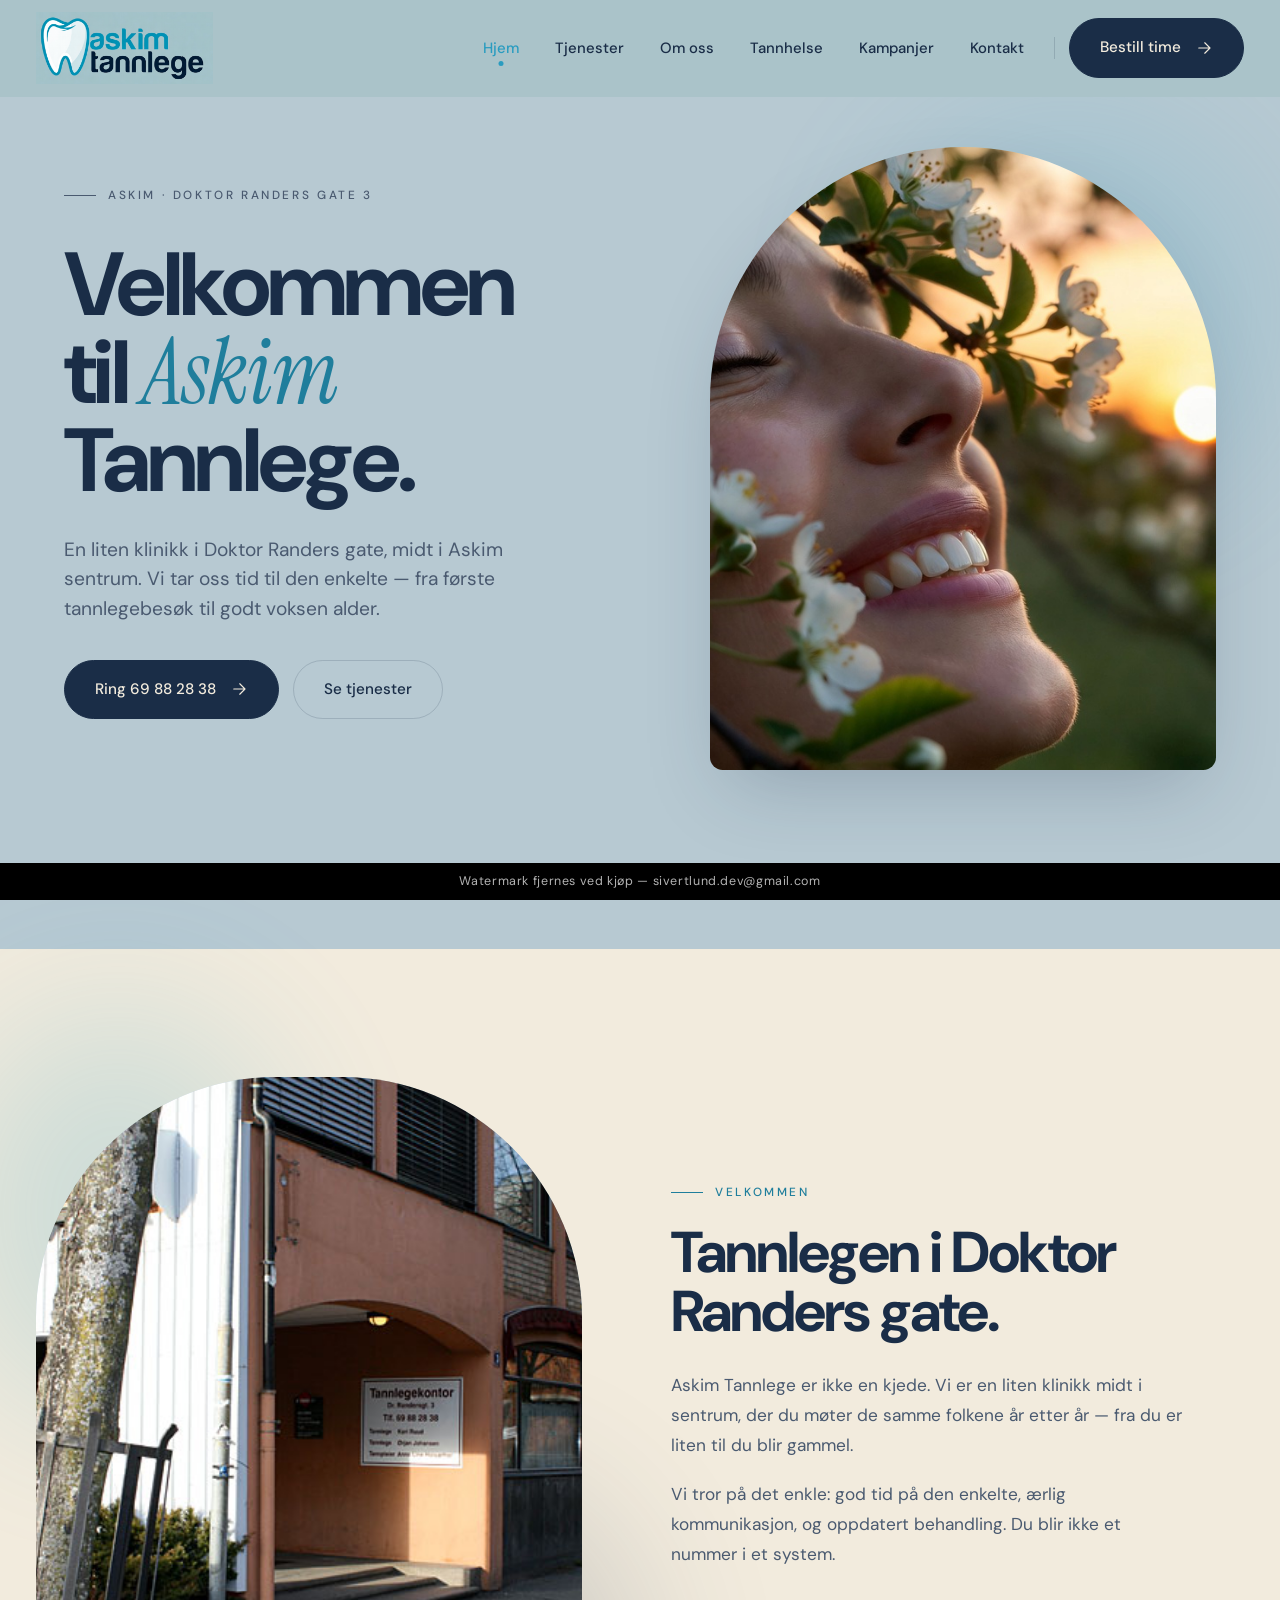
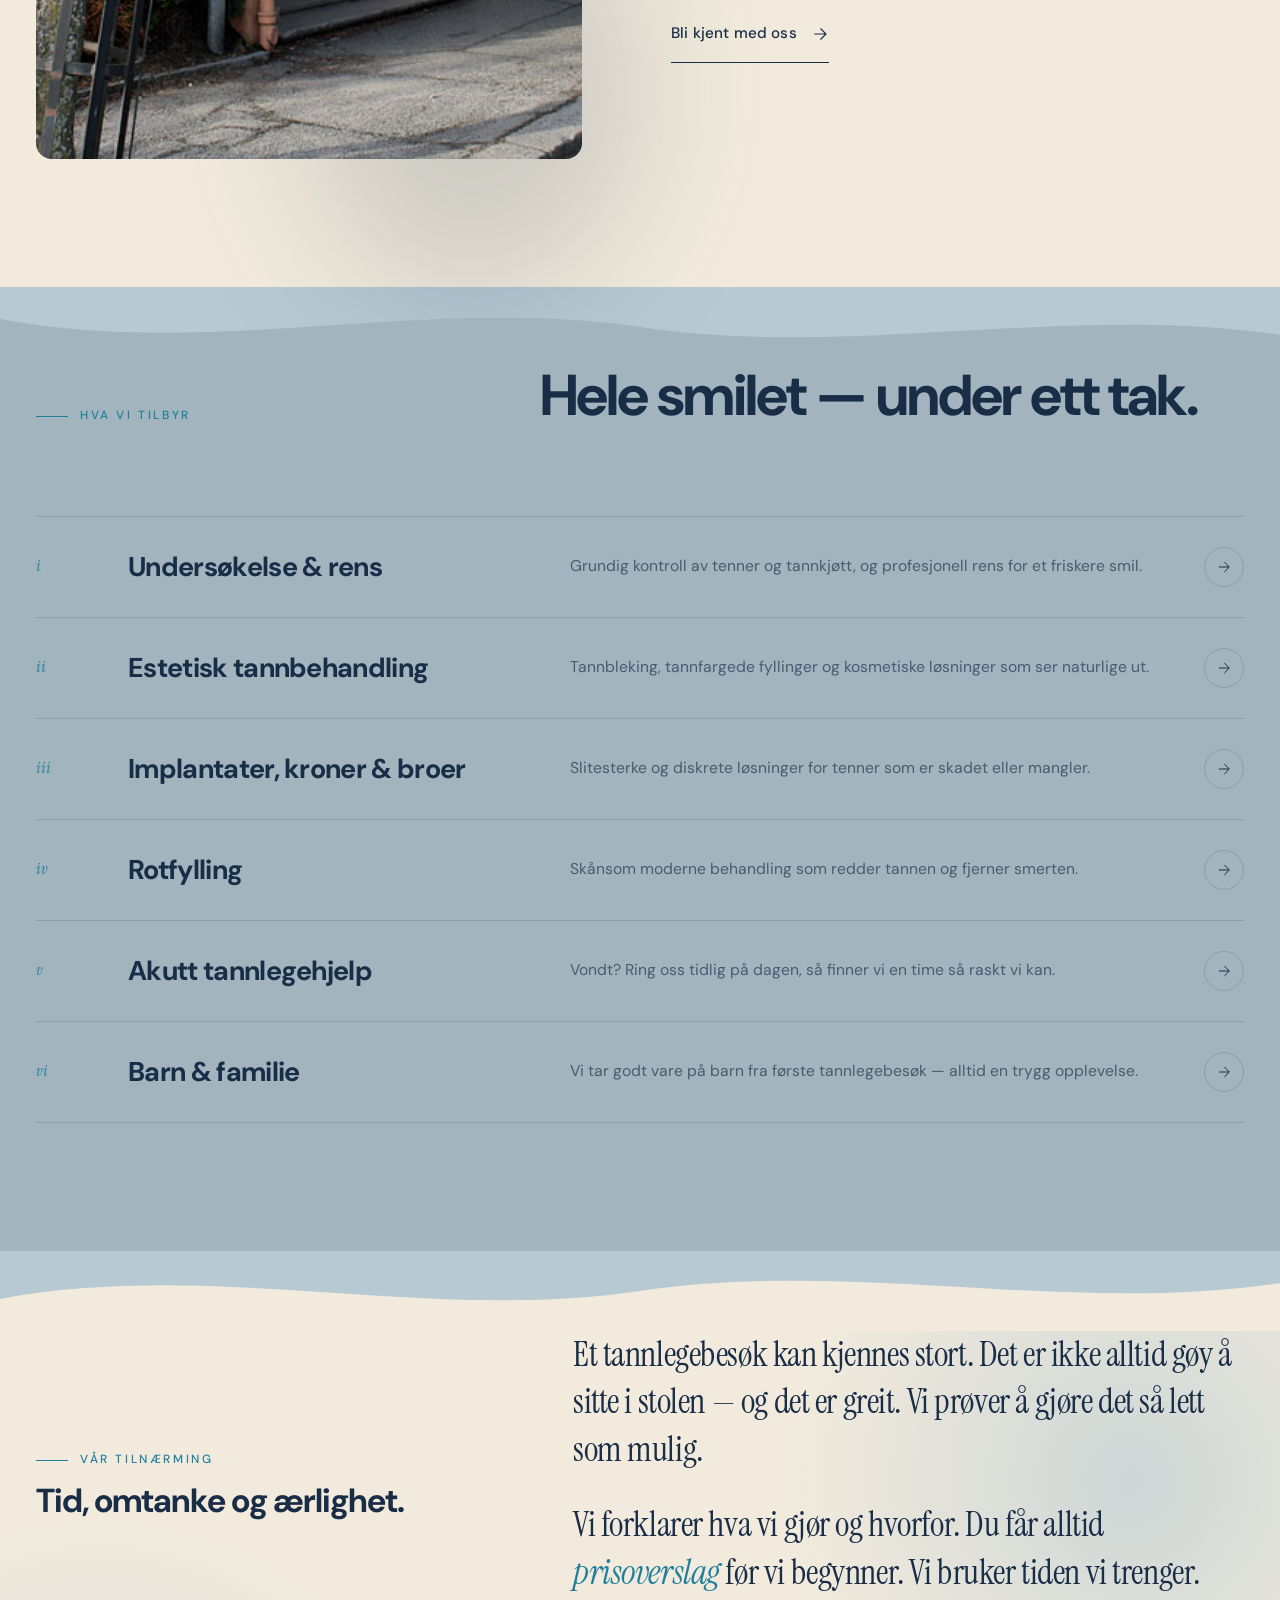
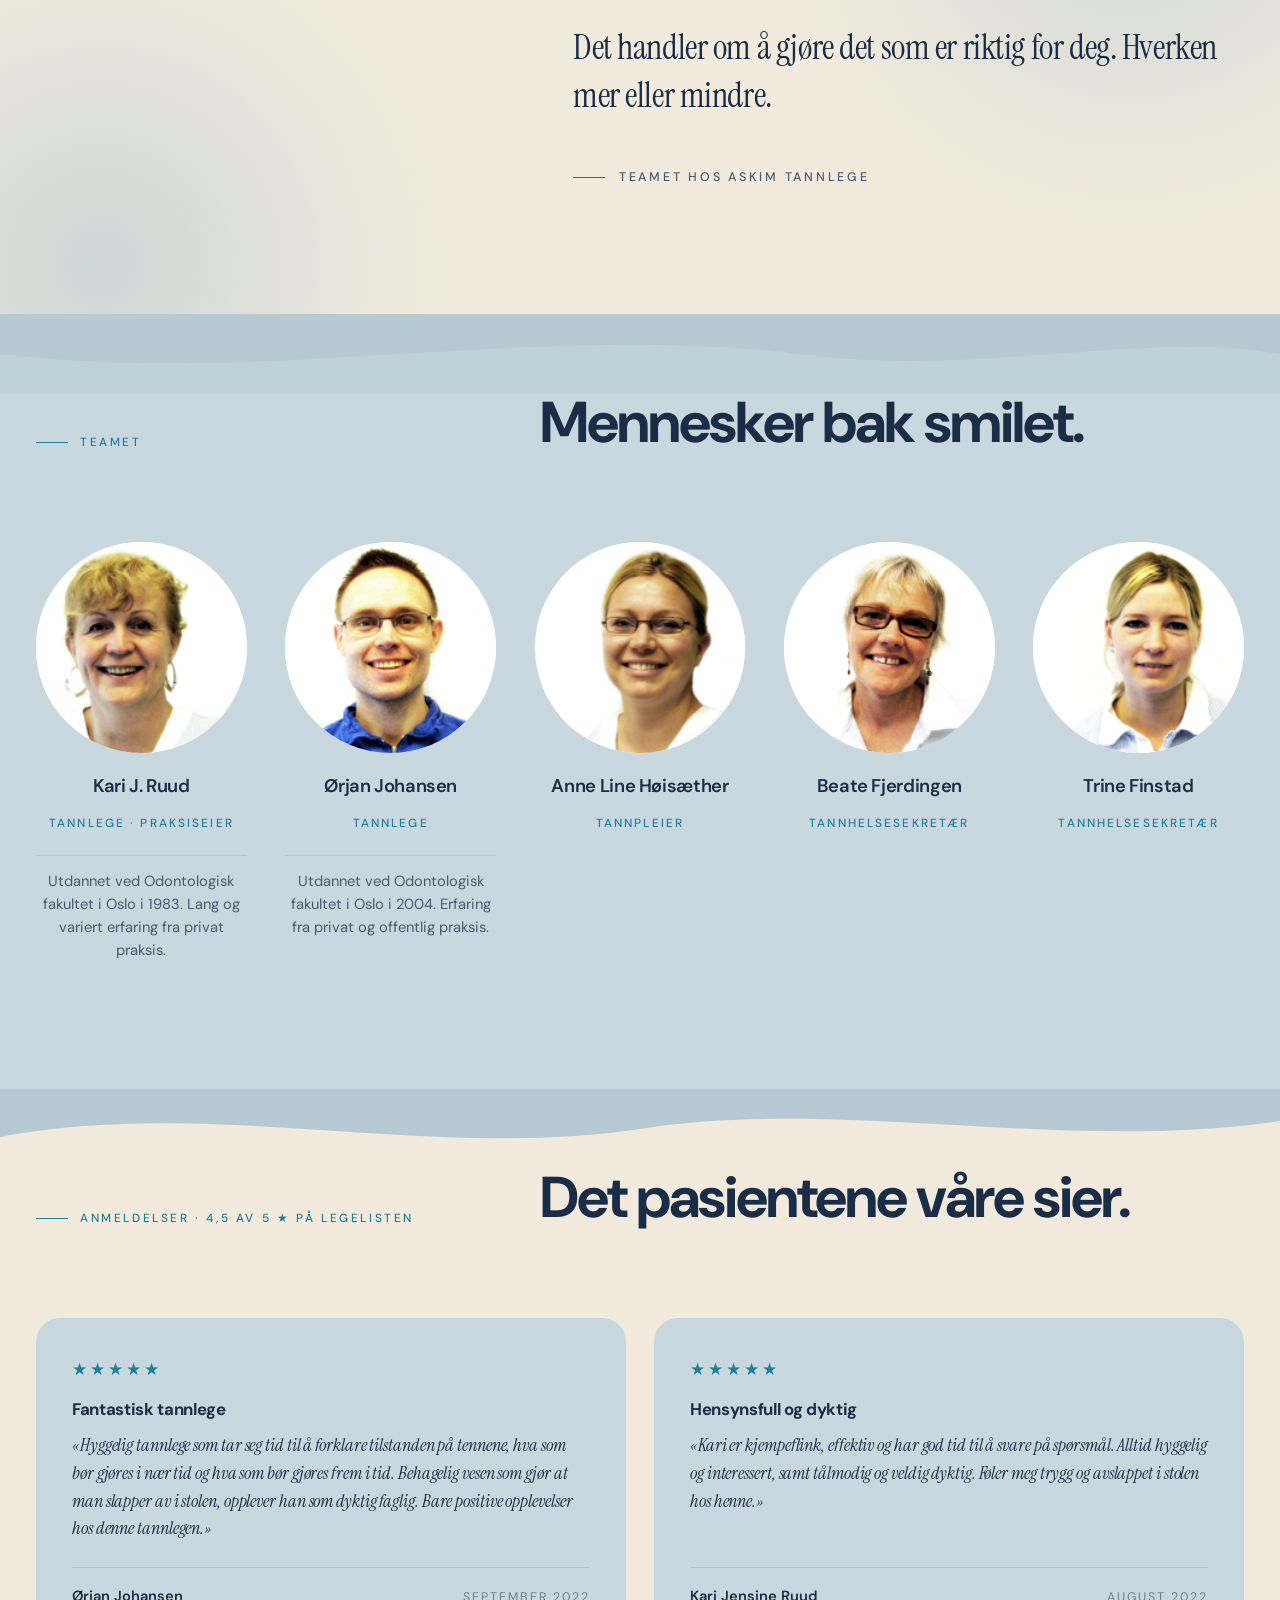
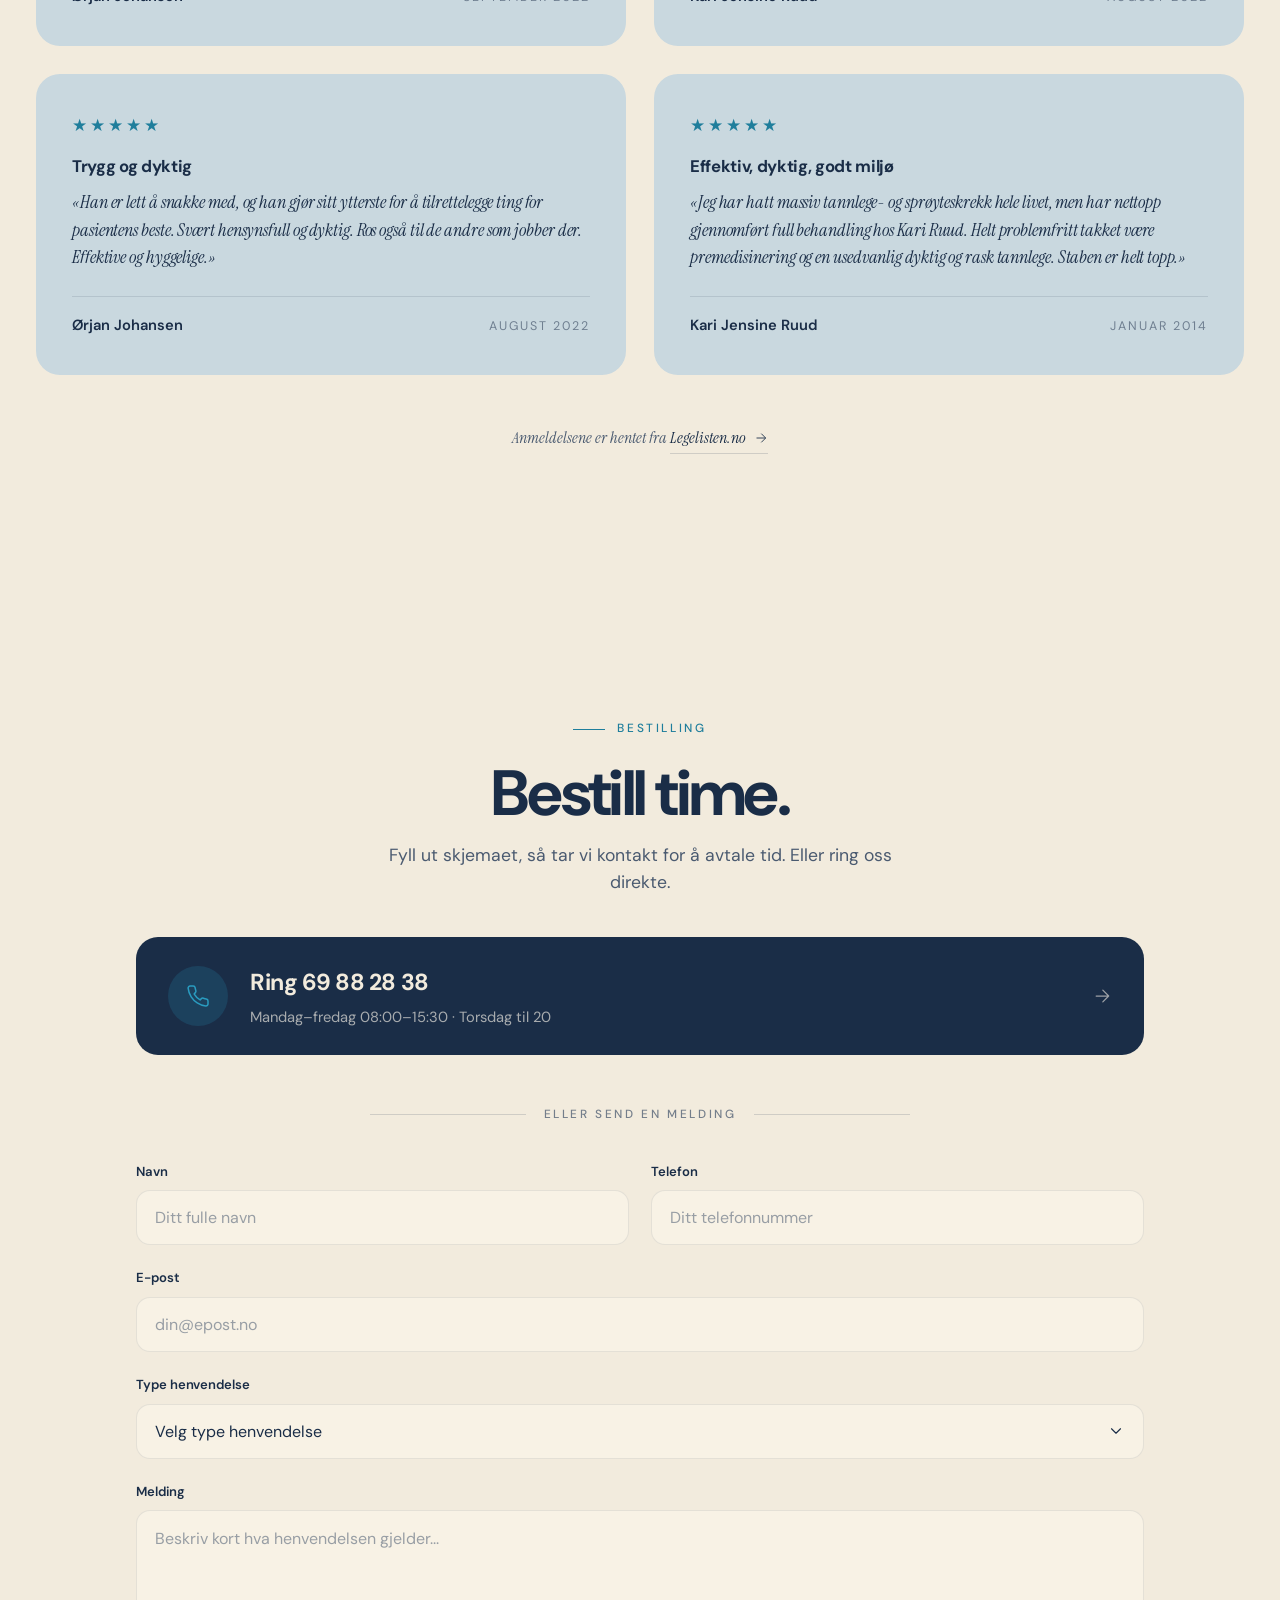
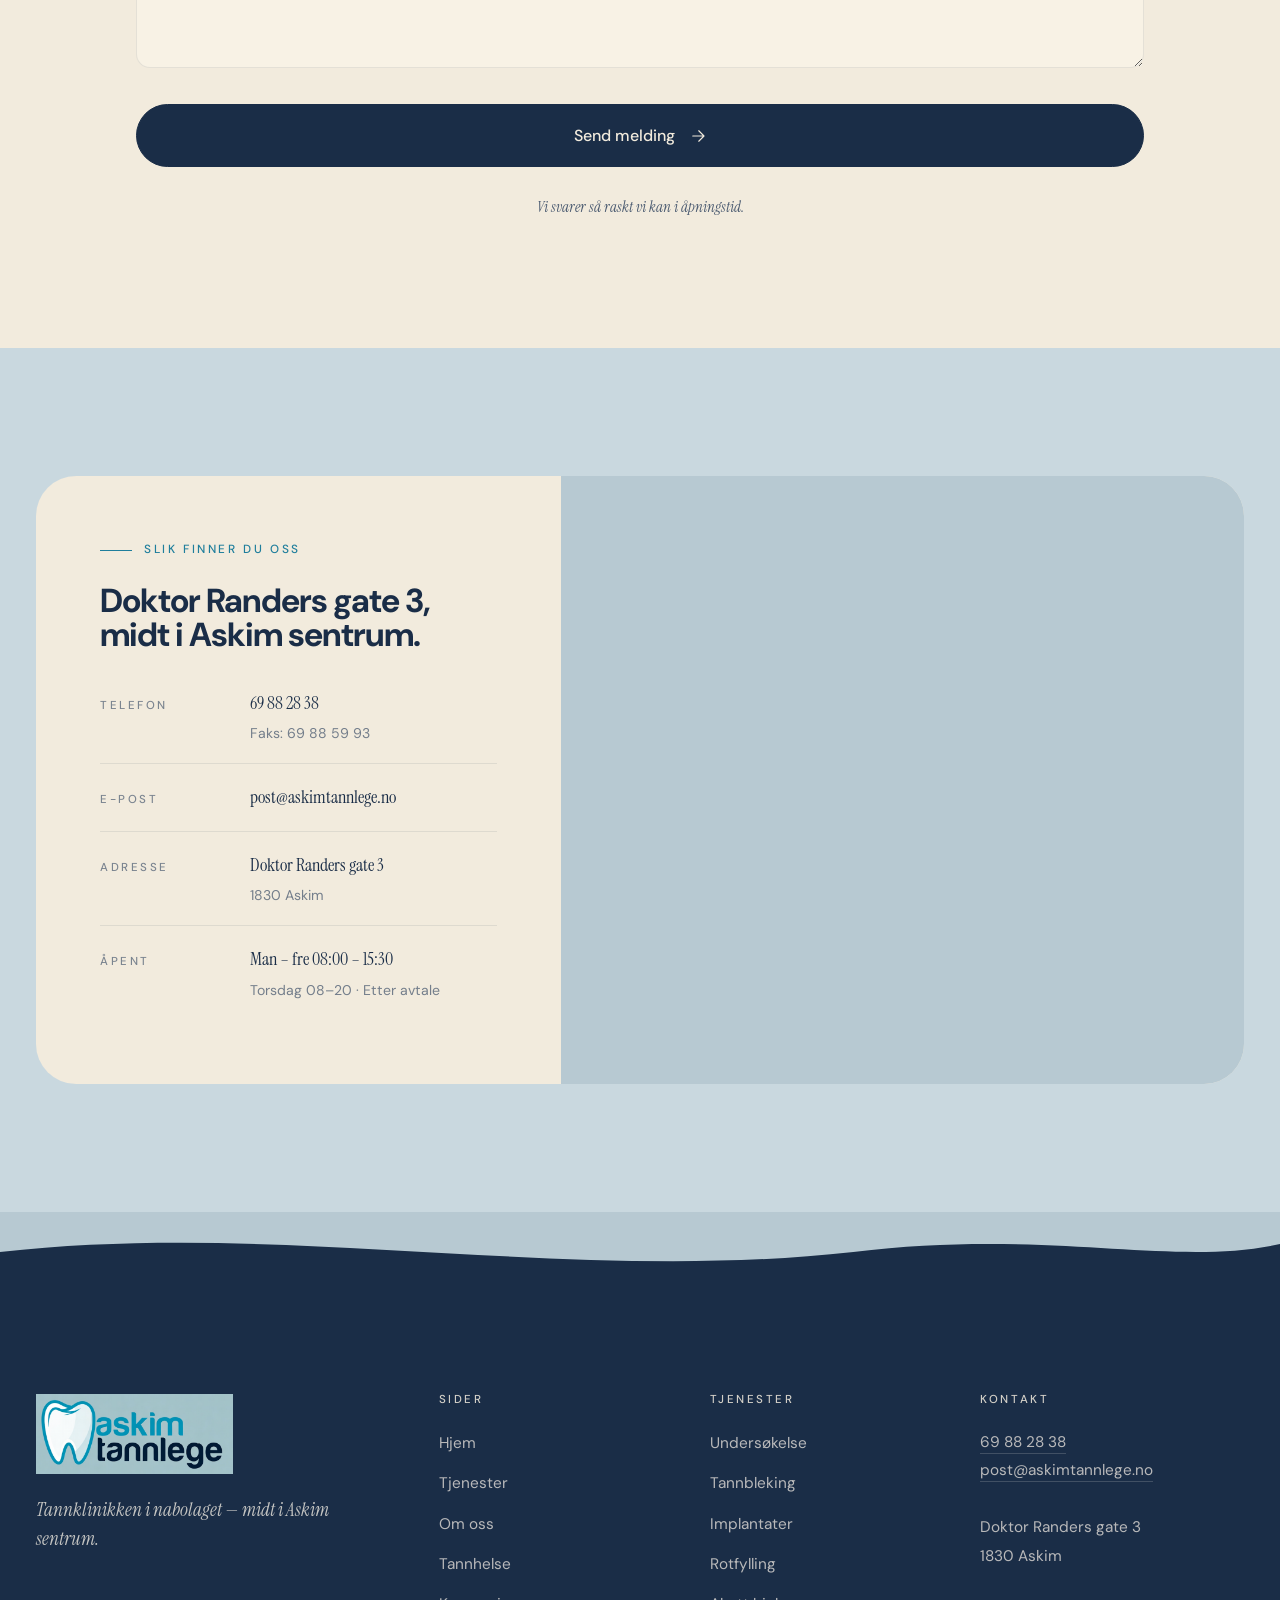
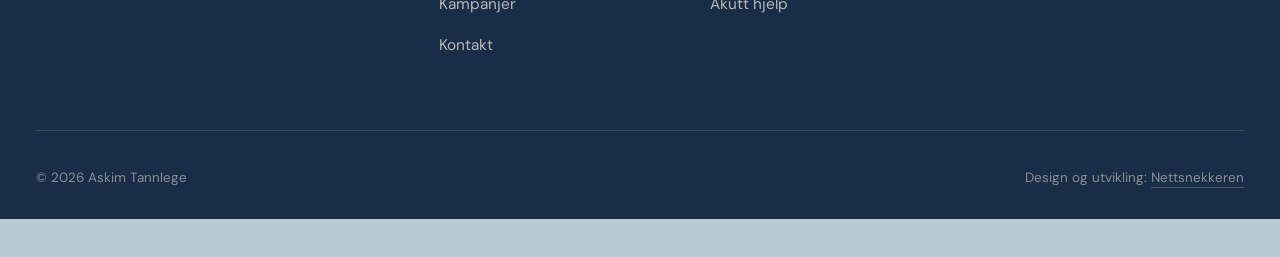
<file: index.html>
<!DOCTYPE html>
<html lang="nb">
<head>
  <meta charset="UTF-8">
  <meta name="viewport" content="width=device-width, initial-scale=1.0">
  <title>Askim Tannlege — Tannklinikk i Askim sentrum</title>
  <meta name="description" content="Askim Tannlege — en liten klinikk i Doktor Randers gate 3, midt i Askim sentrum.">
  <meta name="theme-color" content="#1A2D47">

  <meta property="og:title" content="Askim Tannlege">
  <meta property="og:description" content="For et godt smil — gjennom hele livet.">
  <meta property="og:type" content="website">
  <meta property="og:image" content="assets/images/hero-smile.jpg">

  <link rel="icon" type="image/png" href="assets/images/logo.png?v=2">
  <link rel="apple-touch-icon" href="assets/images/logo.png?v=2">
  <link rel="preload" as="image" href="assets/images/hero-smile.jpg">

  <link rel="preconnect" href="https://fonts.googleapis.com">
  <link rel="preconnect" href="https://fonts.gstatic.com" crossorigin>
  <link href="https://fonts.googleapis.com/css2?family=Instrument+Serif:ital@0;1&family=DM+Sans:opsz,wght@9..40,400;9..40,500;9..40,600;9..40,700&display=swap" rel="stylesheet">

  <link rel="stylesheet" href="assets/css/styles.css">

  <script type="application/ld+json">
  {
    "@context": "https://schema.org",
    "@type": "Dentist",
    "name": "Askim Tannlege",
    "image": "assets/images/logo.png?v=2",
    "address": {"@type": "PostalAddress", "streetAddress": "Doktor Randers gate 3", "addressLocality": "Askim", "postalCode": "1830", "addressCountry": "NO"},
    "telephone": "+47 69 88 28 38",
    "email": "post@askimtannlege.no",
    "url": "https://www.askimtannlege.no",
    "openingHoursSpecification": [
      {"@type": "OpeningHoursSpecification", "dayOfWeek": ["Monday","Tuesday","Wednesday","Friday"], "opens": "08:00", "closes": "15:30"},
      {"@type": "OpeningHoursSpecification", "dayOfWeek": "Thursday", "opens": "08:00", "closes": "20:00"}
    ]
  }
  </script>
</head>
<body>

  <!-- SVG defs (reused tooth icon) -->
  <svg width="0" height="0" style="position:absolute" aria-hidden="true">
    <defs>
      <symbol id="tooth" viewBox="0 0 100 110">
        <path d="M50 6 C 26 6, 12 22, 12 44 C 12 62, 20 78, 28 95 C 32 104, 36 106, 40 106 C 44 106, 46 96, 47 82 C 48 73, 49 71, 50 71 C 51 71, 52 73, 53 82 C 54 96, 56 106, 60 106 C 64 106, 68 104, 72 95 C 80 78, 88 62, 88 44 C 88 22, 74 6, 50 6 Z"
          fill="#FFFFFF" stroke="#2A9CC0" stroke-width="2.4" stroke-linejoin="round"/>
        <path d="M28 25 C 32 17, 40 13, 48 16" stroke="#FFFFFF" stroke-width="3.2" fill="none" stroke-linecap="round" opacity="0.9"/>
        <path d="M24 36 C 26 30, 30 26, 34 24" stroke="#FFFFFF" stroke-width="2" fill="none" stroke-linecap="round" opacity="0.5"/>
      </symbol>
      <symbol id="arr" viewBox="0 0 24 24">
        <path d="M5 12h14M13 5l7 7-7 7" fill="none" stroke="currentColor" stroke-width="1.5" stroke-linecap="round" stroke-linejoin="round"/>
      </symbol>
    </defs>
  </svg>

  <!-- Header -->
  <header class="site-header transparent" data-hero-mode>
    <div class="wrap header-row">
      <a href="index.html" class="brand">
        <img src="assets/images/logo.png?v=2" alt="Askim Tannlege">
      </a>

      <nav class="nav" aria-label="Hovedmeny">
        <a href="index.html" class="active">Hjem</a>
        <a href="tjenester.html">Tjenester</a>
        <a href="om.html">Om oss</a>
        <a href="info.html">Tannhelse</a>
        <a href="kampanjer.html">Kampanjer</a>
        <a href="hvor.html">Kontakt</a>
        <span class="nav-divider"></span>
        <span class="nav-cta">
          <a href="#bestill" class="btn btn-dark">Bestill time<span class="arr"><svg><use href="#arr"/></svg></span></a>
        </span>
      </nav>

      <button class="menu-toggle" aria-label="Åpne meny" aria-expanded="false">
        <span></span><span></span><span></span>
      </button>
    </div>
  </header>

  <!-- Hero -->
  <section class="hero">
    <div class="hero-grid">
      <div class="hero-left">
        <span class="hero-eyebrow">Askim · Doktor Randers gate 3</span>
        <h1>Velkommen til <span class="it">Askim</span> Tannlege.</h1>
        <p class="hero-lede">En liten klinikk i Doktor Randers gate, midt i Askim sentrum. Vi tar oss tid til den enkelte — fra første tannlegebesøk til godt voksen alder.</p>
        <div class="hero-cta">
          <a href="tel:+4769882838" class="btn btn-dark">
            Ring 69 88 28 38
            <span class="arr"><svg><use href="#arr"/></svg></span>
          </a>
          <a href="tjenester.html" class="btn btn-outline">Se tjenester</a>
        </div>
      </div>
      <div class="hero-right">
        <div class="hero-right-deco"></div>
        <img class="hero-right-img" src="assets/images/hero-smile.jpg" alt="Et naturlig smil i ettermiddagslys">
      </div>
    </div>
  </section>

  <!-- Welcome -->
  <section class="welcome">
    <div class="wrap">
      <div class="welcome-grid">
        <div style="position:relative;">
          <div class="welcome-img-deco d1"></div>
          <div class="welcome-img-deco d2"></div>
          <figure class="welcome-img reveal">
            <img src="assets/images/clinic-exterior.jpg" alt="Inngangen til Askim Tannlege i Doktor Randers gate 3" loading="lazy">
          </figure>
        </div>

        <div class="welcome-text reveal">
          <span class="eyebrow">Velkommen</span>
          <h2>Tannlegen i Doktor Randers gate.</h2>
          <p>Askim Tannlege er ikke en kjede. Vi er en liten klinikk midt i sentrum, der du møter de samme folkene år etter år — fra du er liten til du blir gammel.</p>
          <p>Vi tror på det enkle: god tid på den enkelte, ærlig kommunikasjon, og oppdatert behandling. Du blir ikke et nummer i et system.</p>
          <a href="om.html" class="btn btn-link">
            Bli kjent med oss
            <span class="arr"><svg><use href="#arr"/></svg></span>
          </a>
        </div>
      </div>
    </div>
  </section>

  <!-- Wave: cream → blue -->
  <div class="wave" aria-hidden="true">
    <svg viewBox="0 0 1440 80" preserveAspectRatio="none">
      <path d="M0,32 C240,72 480,8 720,40 C960,72 1200,16 1440,48 L1440,80 L0,80 Z" fill="#A2B4BE"/>
    </svg>
  </div>

  <!-- Treatments -->
  <section class="treatments" style="padding-top:0;">
    <div class="wrap">
      <div class="section-head reveal">
        <span class="eyebrow">Hva vi tilbyr</span>
        <h2>Hele smilet — under ett tak.</h2>
      </div>

      <div class="treatments-list reveal">
        <a class="treatment" href="tjenester.html">
          <div class="treatment-num">i</div>
          <div class="treatment-title">Undersøkelse &amp; rens</div>
          <div class="treatment-desc">Grundig kontroll av tenner og tannkjøtt, og profesjonell rens for et friskere smil.</div>
          <div class="treatment-arr"><svg><use href="#arr"/></svg></div>
        </a>
        <a class="treatment" href="tjenester.html">
          <div class="treatment-num">ii</div>
          <div class="treatment-title">Estetisk tannbehandling</div>
          <div class="treatment-desc">Tannbleking, tannfargede fyllinger og kosmetiske løsninger som ser naturlige ut.</div>
          <div class="treatment-arr"><svg><use href="#arr"/></svg></div>
        </a>
        <a class="treatment" href="tjenester.html">
          <div class="treatment-num">iii</div>
          <div class="treatment-title">Implantater, kroner &amp; broer</div>
          <div class="treatment-desc">Slitesterke og diskrete løsninger for tenner som er skadet eller mangler.</div>
          <div class="treatment-arr"><svg><use href="#arr"/></svg></div>
        </a>
        <a class="treatment" href="tjenester.html">
          <div class="treatment-num">iv</div>
          <div class="treatment-title">Rotfylling</div>
          <div class="treatment-desc">Skånsom moderne behandling som redder tannen og fjerner smerten.</div>
          <div class="treatment-arr"><svg><use href="#arr"/></svg></div>
        </a>
        <a class="treatment" href="tjenester.html">
          <div class="treatment-num">v</div>
          <div class="treatment-title">Akutt tannlegehjelp</div>
          <div class="treatment-desc">Vondt? Ring oss tidlig på dagen, så finner vi en time så raskt vi kan.</div>
          <div class="treatment-arr"><svg><use href="#arr"/></svg></div>
        </a>
        <a class="treatment" href="tjenester.html">
          <div class="treatment-num">vi</div>
          <div class="treatment-title">Barn &amp; familie</div>
          <div class="treatment-desc">Vi tar godt vare på barn fra første tannlegebesøk — alltid en trygg opplevelse.</div>
          <div class="treatment-arr"><svg><use href="#arr"/></svg></div>
        </a>
      </div>
    </div>
  </section>

  <!-- Wave: blue → cream -->
  <div class="wave" aria-hidden="true">
    <svg viewBox="0 0 1440 80" preserveAspectRatio="none">
      <path d="M0,48 C240,8 480,72 720,40 C960,8 1200,64 1440,32 L1440,80 L0,80 Z" fill="#F2EBDD"/>
    </svg>
  </div>

  <!-- Manifesto -->
  <section class="manifesto" style="padding-top:0;">
    <div class="manifesto-deco d1"></div>
    <div class="manifesto-deco d2"></div>

    <div class="wrap">
      <div class="manifesto-grid">
        <div class="manifesto-meta reveal">
          <span class="eyebrow">Vår tilnærming</span>
          <h2>Tid, omtanke og ærlighet.</h2>
        </div>

        <div class="manifesto-body reveal">
          <p>Et tannlegebesøk kan kjennes stort. Det er ikke alltid gøy å sitte i stolen — og det er greit. Vi prøver å gjøre det så lett som mulig.</p>
          <p>Vi forklarer hva vi gjør og hvorfor. Du får alltid <em>prisoverslag</em> før vi begynner. Vi bruker tiden vi trenger.</p>
          <p>Det handler om å gjøre det som er riktig for deg. Hverken mer eller mindre.</p>

          <div class="manifesto-sig">Teamet hos Askim Tannlege</div>
        </div>
      </div>
    </div>
  </section>

  <!-- Wave: cream → blue-soft -->
  <div class="wave" aria-hidden="true">
    <svg viewBox="0 0 1440 80" preserveAspectRatio="none">
      <path d="M0,40 C300,72 600,8 900,40 C1100,64 1280,16 1440,40 L1440,80 L0,80 Z" fill="#BDD3D7"/>
    </svg>
  </div>

  <!-- Team -->
  <section class="team-section" style="padding-top:0;">
    <div class="wrap">
      <div class="section-head reveal">
        <span class="eyebrow">Teamet</span>
        <h2>Mennesker bak smilet.</h2>
      </div>

      <div class="team-grid reveal">
        <div class="member">
          <div class="member-portrait"><img src="assets/images/team/kari.png" alt="Kari J. Ruud" loading="lazy"></div>
          <div class="member-info">
            <div class="member-name">Kari J. Ruud</div>
            <div class="member-role">Tannlege · Praksiseier</div>
          </div>
          <p class="member-bio">Utdannet ved Odontologisk fakultet i Oslo i 1983. Lang og variert erfaring fra privat praksis.</p>
        </div>
        <div class="member">
          <div class="member-portrait"><img src="assets/images/team/orjan.png" alt="Ørjan Johansen" loading="lazy"></div>
          <div class="member-info">
            <div class="member-name">Ørjan Johansen</div>
            <div class="member-role">Tannlege</div>
          </div>
          <p class="member-bio">Utdannet ved Odontologisk fakultet i Oslo i 2004. Erfaring fra privat og offentlig praksis.</p>
        </div>
        <div class="member">
          <div class="member-portrait"><img src="assets/images/team/anne-line.png" alt="Anne Line Høisæther" loading="lazy"></div>
          <div class="member-info">
            <div class="member-name">Anne Line Høisæther</div>
            <div class="member-role">Tannpleier</div>
          </div>
        </div>
        <div class="member">
          <div class="member-portrait"><img src="assets/images/team/beate.png" alt="Beate Fjerdingen" loading="lazy"></div>
          <div class="member-info">
            <div class="member-name">Beate Fjerdingen</div>
            <div class="member-role">Tannhelsesekretær</div>
          </div>
        </div>
        <div class="member">
          <div class="member-portrait"><img src="assets/images/team/trine.png" alt="Trine Finstad" loading="lazy"></div>
          <div class="member-info">
            <div class="member-name">Trine Finstad</div>
            <div class="member-role">Tannhelsesekretær</div>
          </div>
        </div>
      </div>
    </div>
  </section>

  <!-- Wave: blue-soft → cream -->
  <div class="wave" aria-hidden="true">
    <svg viewBox="0 0 1440 80" preserveAspectRatio="none"><path d="M0,48 C240,8 480,72 720,40 C940,8 1200,64 1440,32 L1440,80 L0,80 Z" fill="#F2EBDD"/></svg>
  </div>

  <!-- Reviews -->
  <section class="reviews-section">
    <div class="wrap">
      <div class="section-head reveal">
        <span class="eyebrow">Anmeldelser · 4,5 av 5 ★ på Legelisten</span>
        <h2>Det pasientene våre sier.</h2>
      </div>

      <div class="reviews-grid reveal">

        <article class="review-card">
          <div class="review-stars" aria-label="5 av 5 stjerner">★★★★★</div>
          <h3 class="review-title">Fantastisk tannlege</h3>
          <p class="review-quote">«Hyggelig tannlege som tar seg tid til å forklare tilstanden på tennene, hva som bør gjøres i nær tid og hva som bør gjøres frem i tid. Behagelig vesen som gjør at man slapper av i stolen, opplever han som dyktig faglig. Bare positive opplevelser hos denne tannlegen.»</p>
          <footer class="review-meta">
            <strong>Ørjan Johansen</strong>
            <span>September 2022</span>
          </footer>
        </article>

        <article class="review-card">
          <div class="review-stars" aria-label="5 av 5 stjerner">★★★★★</div>
          <h3 class="review-title">Hensynsfull og dyktig</h3>
          <p class="review-quote">«Kari er kjempeflink, effektiv og har god tid til å svare på spørsmål. Alltid hyggelig og interessert, samt tålmodig og veldig dyktig. Føler meg trygg og avslappet i stolen hos henne.»</p>
          <footer class="review-meta">
            <strong>Kari Jensine Ruud</strong>
            <span>August 2022</span>
          </footer>
        </article>

        <article class="review-card">
          <div class="review-stars" aria-label="5 av 5 stjerner">★★★★★</div>
          <h3 class="review-title">Trygg og dyktig</h3>
          <p class="review-quote">«Han er lett å snakke med, og han gjør sitt ytterste for å tilrettelegge ting for pasientens beste. Svært hensynsfull og dyktig. Ros også til de andre som jobber der. Effektive og hyggelige.»</p>
          <footer class="review-meta">
            <strong>Ørjan Johansen</strong>
            <span>August 2022</span>
          </footer>
        </article>

        <article class="review-card">
          <div class="review-stars" aria-label="5 av 5 stjerner">★★★★★</div>
          <h3 class="review-title">Effektiv, dyktig, godt miljø</h3>
          <p class="review-quote">«Jeg har hatt massiv tannlege- og sprøyteskrekk hele livet, men har nettopp gjennomført full behandling hos Kari Ruud. Helt problemfritt takket være premedisinering og en usedvanlig dyktig og rask tannlege. Staben er helt topp.»</p>
          <footer class="review-meta">
            <strong>Kari Jensine Ruud</strong>
            <span>Januar 2014</span>
          </footer>
        </article>

      </div>

      <p class="reviews-source reveal">
        Anmeldelsene er hentet fra
        <a href="https://www.legelisten.no/klinikker/5341-askimtannlege" target="_blank" rel="noopener">
          Legelisten.no
          <span class="arr"><svg><use href="#arr"/></svg></span>
        </a>
      </p>
    </div>
  </section>

  <!-- Bestill time -->
  <section class="book-section" id="bestill">
    <div class="wrap-sm">
      <div class="book-head reveal">
        <span class="eyebrow">Bestilling</span>
        <h2>Bestill time.</h2>
        <p>Fyll ut skjemaet, så tar vi kontakt for å avtale tid. Eller ring oss direkte.</p>
      </div>

      <a href="tel:+4769882838" class="phone-card reveal">
        <span class="phone-icon" aria-hidden="true">
          <svg viewBox="0 0 24 24" fill="none" stroke="currentColor" stroke-width="1.5"><path d="M22 16.92v3a2 2 0 0 1-2.18 2 19.79 19.79 0 0 1-8.63-3.07 19.5 19.5 0 0 1-6-6 19.79 19.79 0 0 1-3.07-8.67A2 2 0 0 1 4.11 2h3a2 2 0 0 1 2 1.72 12.84 12.84 0 0 0 .7 2.81 2 2 0 0 1-.45 2.11L8.09 9.91a16 16 0 0 0 6 6l1.27-1.27a2 2 0 0 1 2.11-.45 12.84 12.84 0 0 0 2.81.7A2 2 0 0 1 22 16.92z" stroke-linecap="round" stroke-linejoin="round"/></svg>
        </span>
        <div class="phone-text">
          <strong>Ring 69 88 28 38</strong>
          <span>Mandag–fredag 08:00–15:30 · Torsdag til 20</span>
        </div>
        <span class="phone-arr"><svg><use href="#arr"/></svg></span>
      </a>

      <div class="form-divider reveal">
        <span>Eller send en melding</span>
      </div>

      <form class="book-form reveal" data-mailto="post@askimtannlege.no">
        <div class="form-row">
          <label class="form-field">
            <span>Navn</span>
            <input type="text" name="navn" placeholder="Ditt fulle navn" required>
          </label>
          <label class="form-field">
            <span>Telefon</span>
            <input type="tel" name="telefon" placeholder="Ditt telefonnummer" required>
          </label>
        </div>

        <label class="form-field">
          <span>E-post</span>
          <input type="email" name="epost" placeholder="din@epost.no">
        </label>

        <label class="form-field">
          <span>Type henvendelse</span>
          <select name="type" required>
            <option value="" disabled selected>Velg type henvendelse</option>
            <option value="Rutinekontroll">Rutinekontroll</option>
            <option value="Tannrens">Tannrens</option>
            <option value="Akutt tannlegehjelp">Akutt tannlegehjelp</option>
            <option value="Tannbleking / estetikk">Tannbleking / estetikk</option>
            <option value="Implantater, kroner og broer">Implantater, kroner og broer</option>
            <option value="Rotfylling">Rotfylling</option>
            <option value="Ny pasient">Ny pasient</option>
            <option value="Annet">Annet</option>
          </select>
        </label>

        <label class="form-field">
          <span>Melding</span>
          <textarea name="melding" rows="5" placeholder="Beskriv kort hva henvendelsen gjelder..."></textarea>
        </label>

        <button type="submit" class="btn btn-dark btn-submit">
          Send melding
          <span class="arr"><svg><use href="#arr"/></svg></span>
        </button>

        <p class="form-note">Vi svarer så raskt vi kan i åpningstid.</p>
      </form>
    </div>
  </section>

  <!-- Map -->
  <section class="map-section">
    <div class="wrap">
      <div class="map-block reveal">
        <div class="map-info">
          <span class="eyebrow">Slik finner du oss</span>
          <h3>Doktor Randers gate 3,<br>midt i Askim sentrum.</h3>

          <dl>
            <div class="map-info-row"><dt>Telefon</dt><dd><a href="tel:+4769882838">69 88 28 38</a><span class="small">Faks: 69 88 59 93</span></dd></div>
            <div class="map-info-row"><dt>E-post</dt><dd><a href="mailto:post@askimtannlege.no">post@askimtannlege.no</a></dd></div>
            <div class="map-info-row"><dt>Adresse</dt><dd>Doktor Randers gate 3<span class="small">1830 Askim</span></dd></div>
            <div class="map-info-row"><dt>Åpent</dt><dd>Man – fre 08:00 – 15:30<span class="small">Torsdag 08–20 · Etter avtale</span></dd></div>
          </dl>
        </div>
        <div class="map-frame">
          <iframe
            src="https://www.google.com/maps?q=Doktor+Randers+gate+3,+1830+Askim&output=embed"
            loading="lazy"
            referrerpolicy="no-referrer-when-downgrade"
            title="Kart til Askim Tannlege"></iframe>
        </div>
      </div>
    </div>
  </section>

  <!-- Wave: blue-soft → navy -->
  <div class="wave" aria-hidden="true">
    <svg viewBox="0 0 1440 80" preserveAspectRatio="none">
      <path d="M0,40 C320,8 640,72 960,40 C1180,16 1320,56 1440,32 L1440,80 L0,80 Z" fill="#1A2D47"/>
    </svg>
  </div>

  <!-- Footer -->
  <footer class="site-footer">
    <div class="wrap">
      <div class="footer-top">
        <div>
          <div class="footer-brand">
            <img src="assets/images/logo.png?v=2" alt="Askim Tannlege">
          </div>
          <p class="footer-tag">Tannklinikken i nabolaget — midt i Askim sentrum.</p>
        </div>
        <div>
          <h4>Sider</h4>
          <ul>
            <li><a href="index.html">Hjem</a></li>
            <li><a href="tjenester.html">Tjenester</a></li>
            <li><a href="om.html">Om oss</a></li>
            <li><a href="info.html">Tannhelse</a></li>
            <li><a href="kampanjer.html">Kampanjer</a></li>
            <li><a href="hvor.html">Kontakt</a></li>
          </ul>
        </div>
        <div>
          <h4>Tjenester</h4>
          <ul>
            <li><a href="tjenester.html">Undersøkelse</a></li>
            <li><a href="tjenester.html">Tannbleking</a></li>
            <li><a href="tjenester.html">Implantater</a></li>
            <li><a href="tjenester.html">Rotfylling</a></li>
            <li><a href="tjenester.html">Akutt hjelp</a></li>
          </ul>
        </div>
        <div>
          <h4>Kontakt</h4>
          <div class="footer-contact">
            <a href="tel:+4769882838">69 88 28 38</a><br>
            <a href="mailto:post@askimtannlege.no">post@askimtannlege.no</a><br><br>
            Doktor Randers gate 3<br>
            1830 Askim
          </div>
        </div>
      </div>

      <div class="footer-bottom">
        <div>© <span id="year"></span> Askim Tannlege</div>
        <div class="footer-credit">Design og utvikling: <a href="https://nettsnekkeren.no" target="_blank" rel="noopener">Nettsnekkeren</a></div>
      </div>
    </div>
  </footer>

  <script>document.getElementById('year').textContent = new Date().getFullYear();</script>
  <script src="assets/js/script.js"></script>
  <aside class="watermark">Watermark fjernes ved kjøp — <a href="mailto:sivertlund.dev@gmail.com">sivertlund.dev@gmail.com</a></aside>
</body>
</html>
</file>
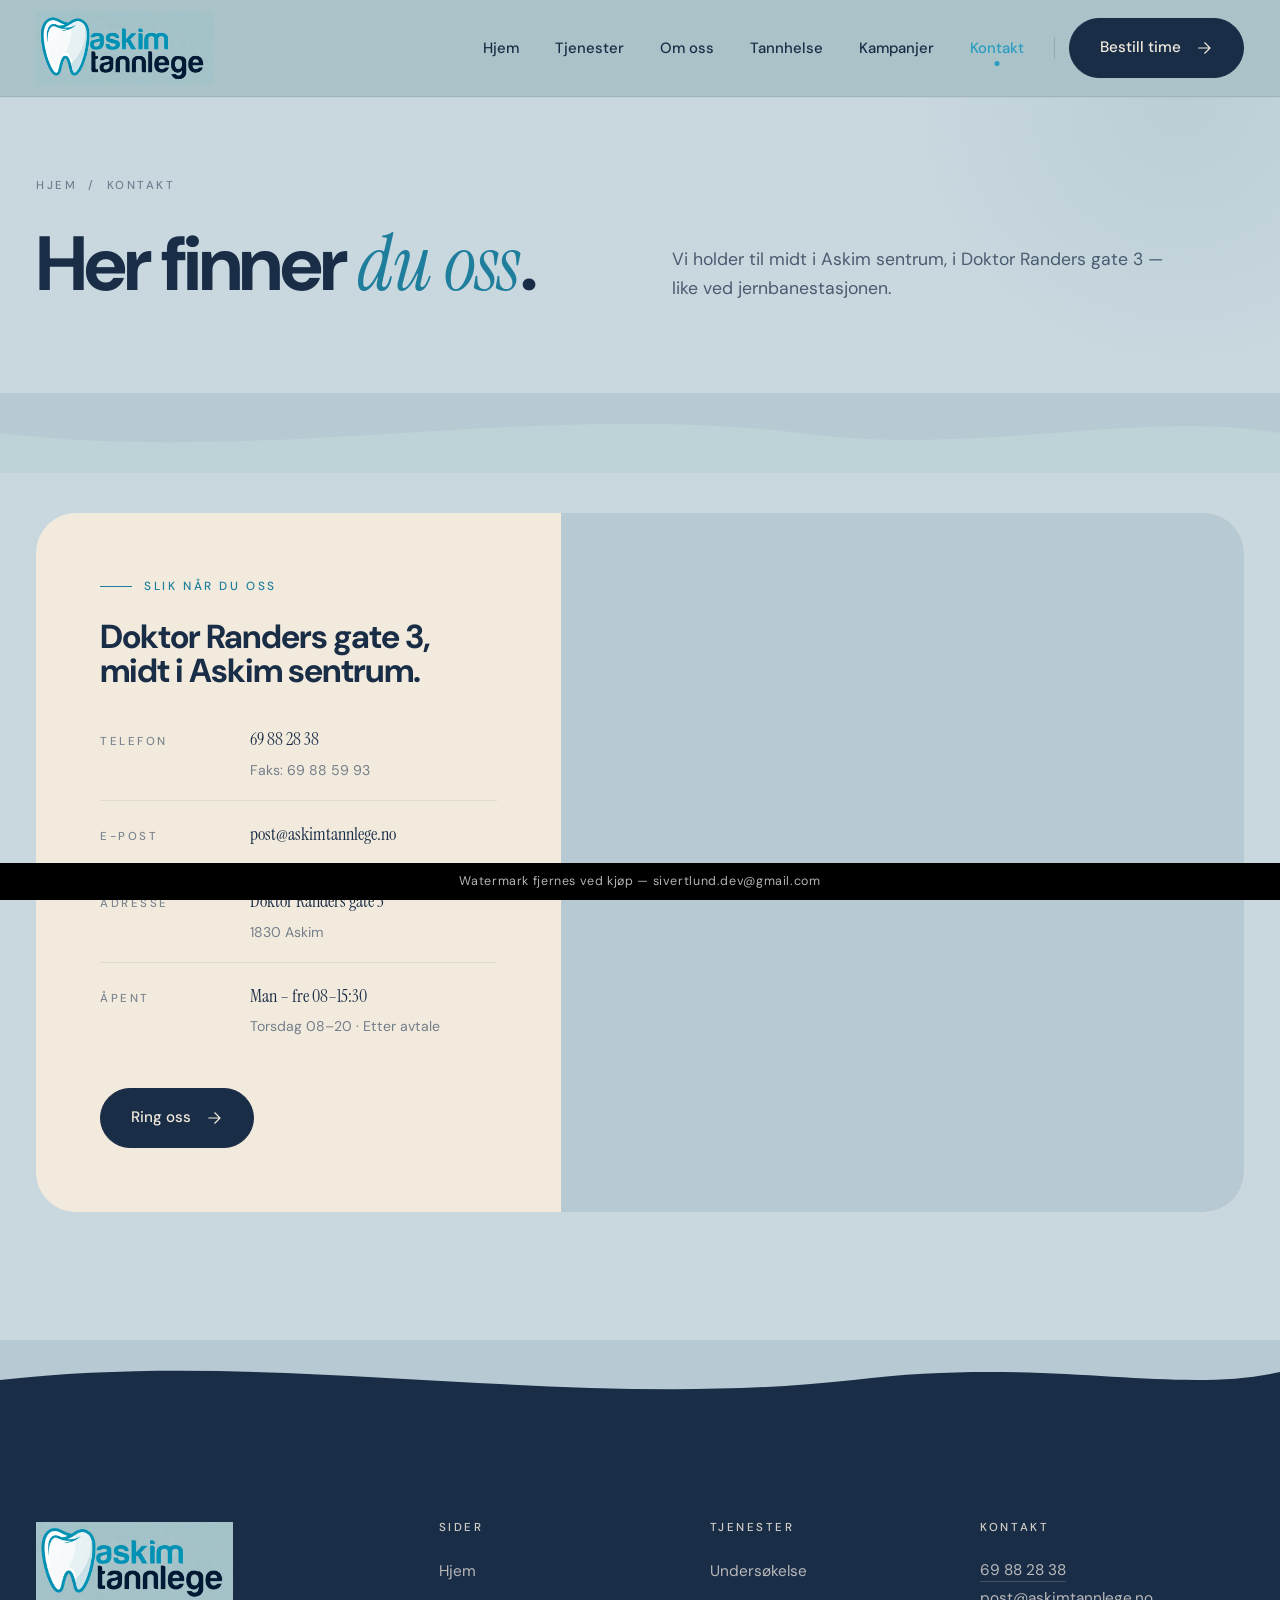
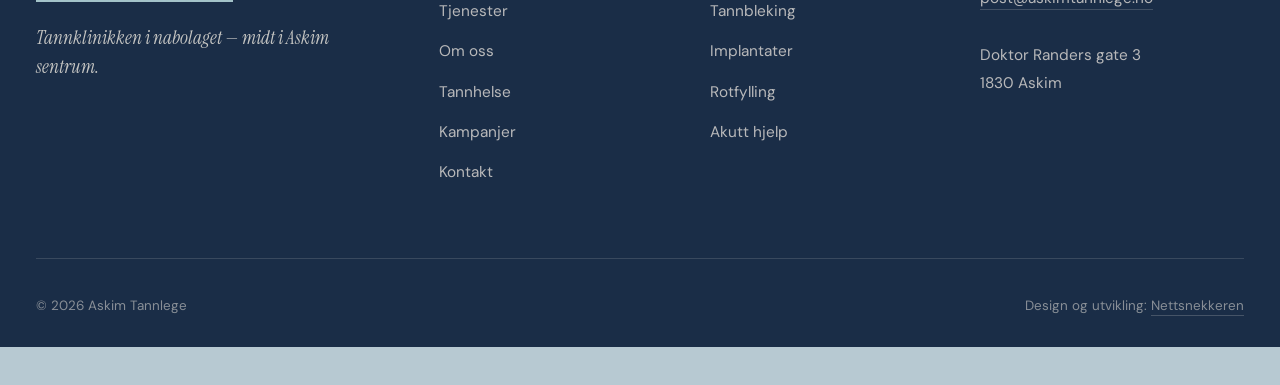
<file: hvor.html>
<!DOCTYPE html>
<html lang="nb">
<head>
  <meta charset="UTF-8">
  <meta name="viewport" content="width=device-width, initial-scale=1.0">
  <title>Kontakt — Askim Tannlege</title>
  <meta name="description" content="Slik finner du Askim Tannlege i Doktor Randers gate 3, 1830 Askim.">
  <meta name="theme-color" content="#1A2D47">
  <link rel="icon" type="image/png" href="assets/images/logo.png?v=2">
  <link rel="preconnect" href="https://fonts.googleapis.com">
  <link rel="preconnect" href="https://fonts.gstatic.com" crossorigin>
  <link href="https://fonts.googleapis.com/css2?family=Instrument+Serif:ital@0;1&family=DM+Sans:opsz,wght@9..40,400;9..40,500;9..40,600;9..40,700&display=swap" rel="stylesheet">
  <link rel="stylesheet" href="assets/css/styles.css">
</head>
<body>

  <svg width="0" height="0" style="position:absolute" aria-hidden="true">
    <defs>
      <symbol id="arr" viewBox="0 0 24 24"><path d="M5 12h14M13 5l7 7-7 7" fill="none" stroke="currentColor" stroke-width="1.5" stroke-linecap="round" stroke-linejoin="round"/></symbol>
    </defs>
  </svg>

  <header class="site-header solid">
    <div class="wrap header-row">
      <a href="index.html" class="brand"><img src="assets/images/logo.png?v=2" alt="Askim Tannlege"></a>
      <nav class="nav" aria-label="Hovedmeny">
        <a href="index.html">Hjem</a>
        <a href="tjenester.html">Tjenester</a>
        <a href="om.html">Om oss</a>
        <a href="info.html">Tannhelse</a>
        <a href="kampanjer.html">Kampanjer</a>
        <a href="hvor.html" class="active">Kontakt</a>
        <span class="nav-divider"></span>
        <span class="nav-cta"><a href="index.html#bestill" class="btn btn-dark">Bestill time<span class="arr"><svg><use href="#arr"/></svg></span></a></span>
      </nav>
      <button class="menu-toggle" aria-label="Åpne meny" aria-expanded="false"><span></span><span></span><span></span></button>
    </div>
  </header>

  <section class="page-hero">
    <div class="wrap">
      <div class="page-hero-grid">
        <div>
          <div class="crumb"><a href="index.html">Hjem</a> &nbsp;/&nbsp; Kontakt</div>
          <h1>Her finner <span class="it">du oss</span>.</h1>
        </div>
        <p>Vi holder til midt i Askim sentrum, i Doktor Randers gate 3 — like ved jernbanestasjonen.</p>
      </div>
    </div>
  </section>

  <div class="wave" aria-hidden="true">
    <svg viewBox="0 0 1440 80" preserveAspectRatio="none"><path d="M0,40 C300,72 600,8 900,40 C1100,64 1280,16 1440,40 L1440,80 L0,80 Z" fill="#BDD3D7"/></svg>
  </div>

  <section class="map-section" style="padding-top: 40px;">
    <div class="wrap">
      <div class="map-block reveal">
        <div class="map-info">
          <span class="eyebrow">Slik når du oss</span>
          <h3>Doktor Randers gate 3,<br>midt i Askim sentrum.</h3>

          <dl>
            <div class="map-info-row"><dt>Telefon</dt><dd><a href="tel:+4769882838">69 88 28 38</a><span class="small">Faks: 69 88 59 93</span></dd></div>
            <div class="map-info-row"><dt>E-post</dt><dd><a href="mailto:post@askimtannlege.no">post@askimtannlege.no</a></dd></div>
            <div class="map-info-row"><dt>Adresse</dt><dd>Doktor Randers gate 3<span class="small">1830 Askim</span></dd></div>
            <div class="map-info-row"><dt>Åpent</dt><dd>Man – fre 08–15:30<span class="small">Torsdag 08–20 · Etter avtale</span></dd></div>
          </dl>

          <a href="tel:+4769882838" class="btn btn-dark" style="margin-top: 32px; align-self: flex-start;">Ring oss<span class="arr"><svg><use href="#arr"/></svg></span></a>
        </div>
        <div class="map-frame">
          <iframe
            src="https://www.google.com/maps?q=Doktor+Randers+gate+3,+1830+Askim&output=embed"
            loading="lazy"
            referrerpolicy="no-referrer-when-downgrade"
            title="Kart til Askim Tannlege"></iframe>
        </div>
      </div>
    </div>
  </section>

  <div class="wave" aria-hidden="true">
    <svg viewBox="0 0 1440 80" preserveAspectRatio="none"><path d="M0,40 C320,8 640,72 960,40 C1180,16 1320,56 1440,32 L1440,80 L0,80 Z" fill="#1A2D47"/></svg>
  </div>

  <footer class="site-footer">
    <div class="wrap">
      <div class="footer-top">
        <div>
          <div class="footer-brand"><img src="assets/images/logo.png?v=2" alt="Askim Tannlege"></div>
          <p class="footer-tag">Tannklinikken i nabolaget — midt i Askim sentrum.</p>
        </div>
        <div><h4>Sider</h4><ul><li><a href="index.html">Hjem</a></li><li><a href="tjenester.html">Tjenester</a></li><li><a href="om.html">Om oss</a></li><li><a href="info.html">Tannhelse</a></li><li><a href="kampanjer.html">Kampanjer</a></li><li><a href="hvor.html">Kontakt</a></li></ul></div>
        <div><h4>Tjenester</h4><ul><li><a href="tjenester.html">Undersøkelse</a></li><li><a href="tjenester.html">Tannbleking</a></li><li><a href="tjenester.html">Implantater</a></li><li><a href="tjenester.html">Rotfylling</a></li><li><a href="tjenester.html">Akutt hjelp</a></li></ul></div>
        <div><h4>Kontakt</h4><div class="footer-contact"><a href="tel:+4769882838">69 88 28 38</a><br><a href="mailto:post@askimtannlege.no">post@askimtannlege.no</a><br><br>Doktor Randers gate 3<br>1830 Askim</div></div>
      </div>
      <div class="footer-bottom"><div>© <span id="year"></span> Askim Tannlege</div><div class="footer-credit">Design og utvikling: <a href="https://nettsnekkeren.no" target="_blank" rel="noopener">Nettsnekkeren</a></div></div>
    </div>
  </footer>

  <script>document.getElementById('year').textContent = new Date().getFullYear();</script>
  <script src="assets/js/script.js"></script>
  <aside class="watermark">Watermark fjernes ved kjøp — <a href="mailto:sivertlund.dev@gmail.com">sivertlund.dev@gmail.com</a></aside>
</body>
</html>
</file>
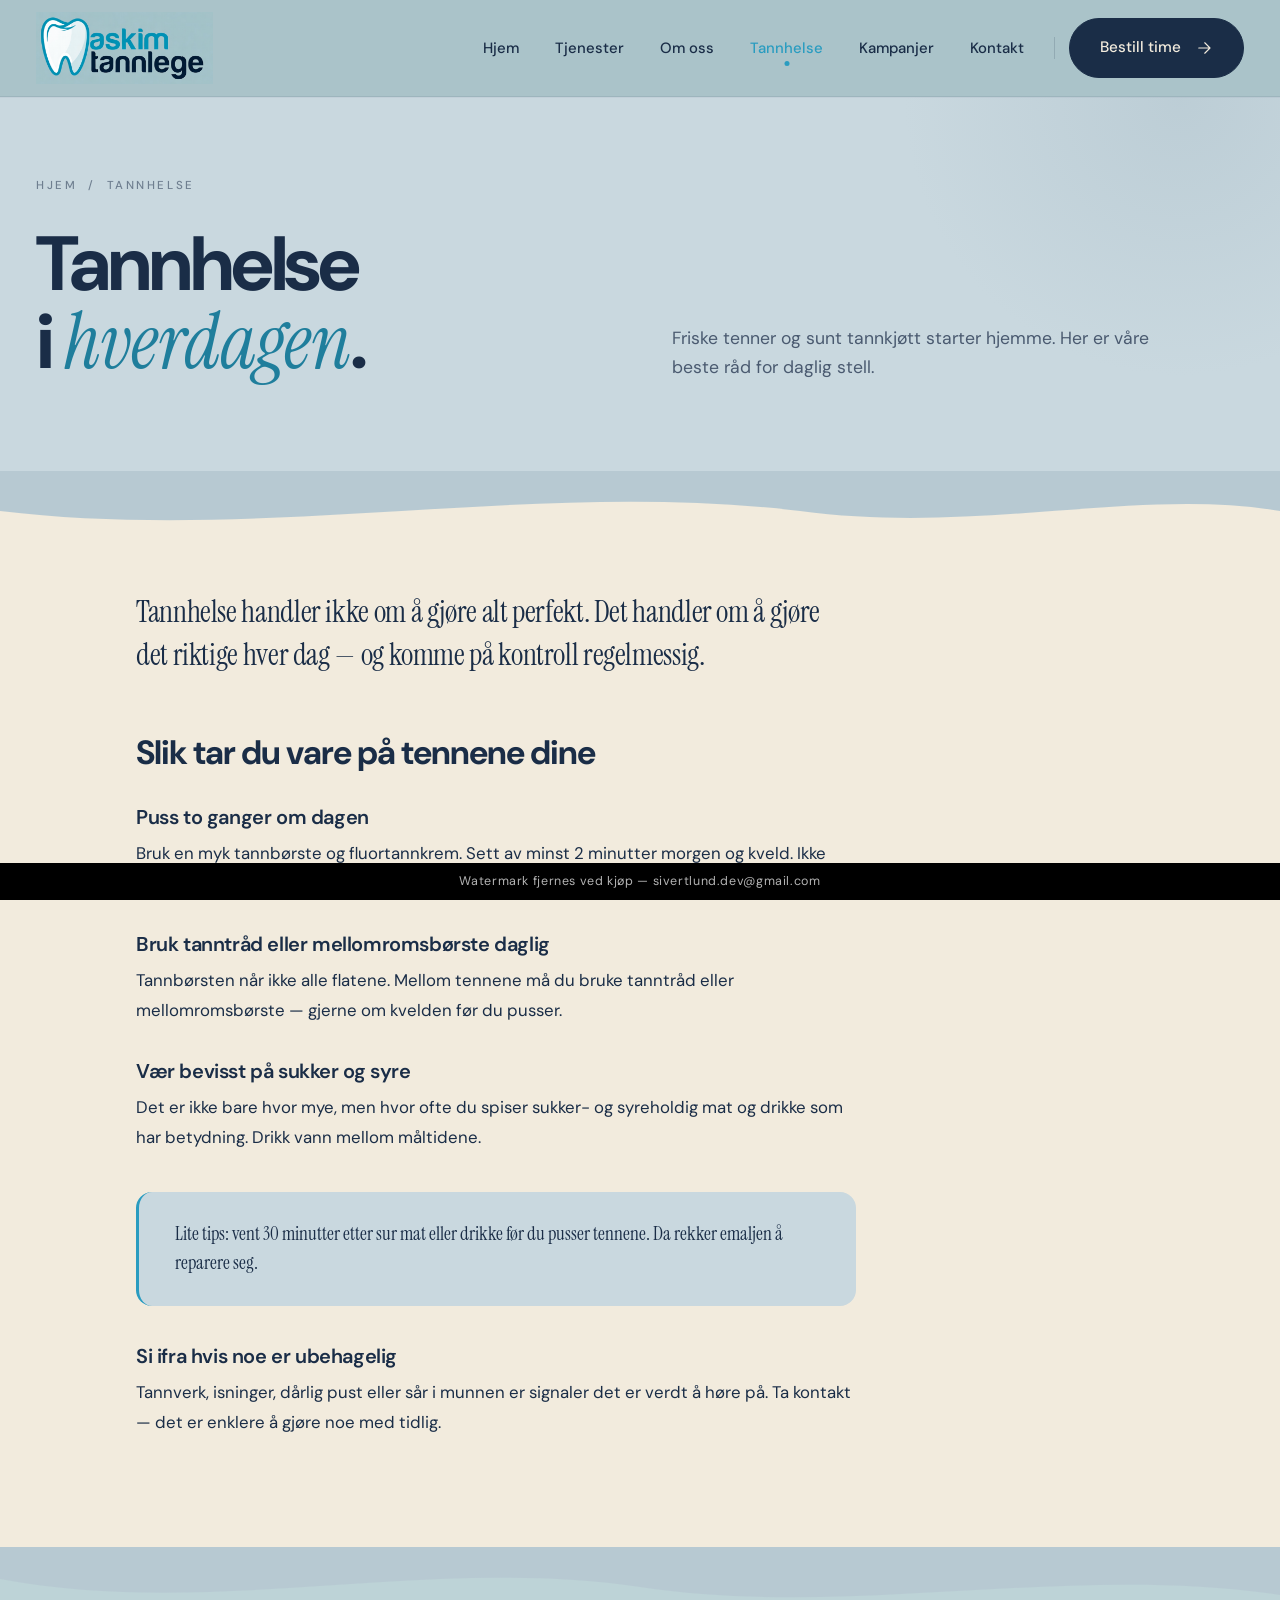
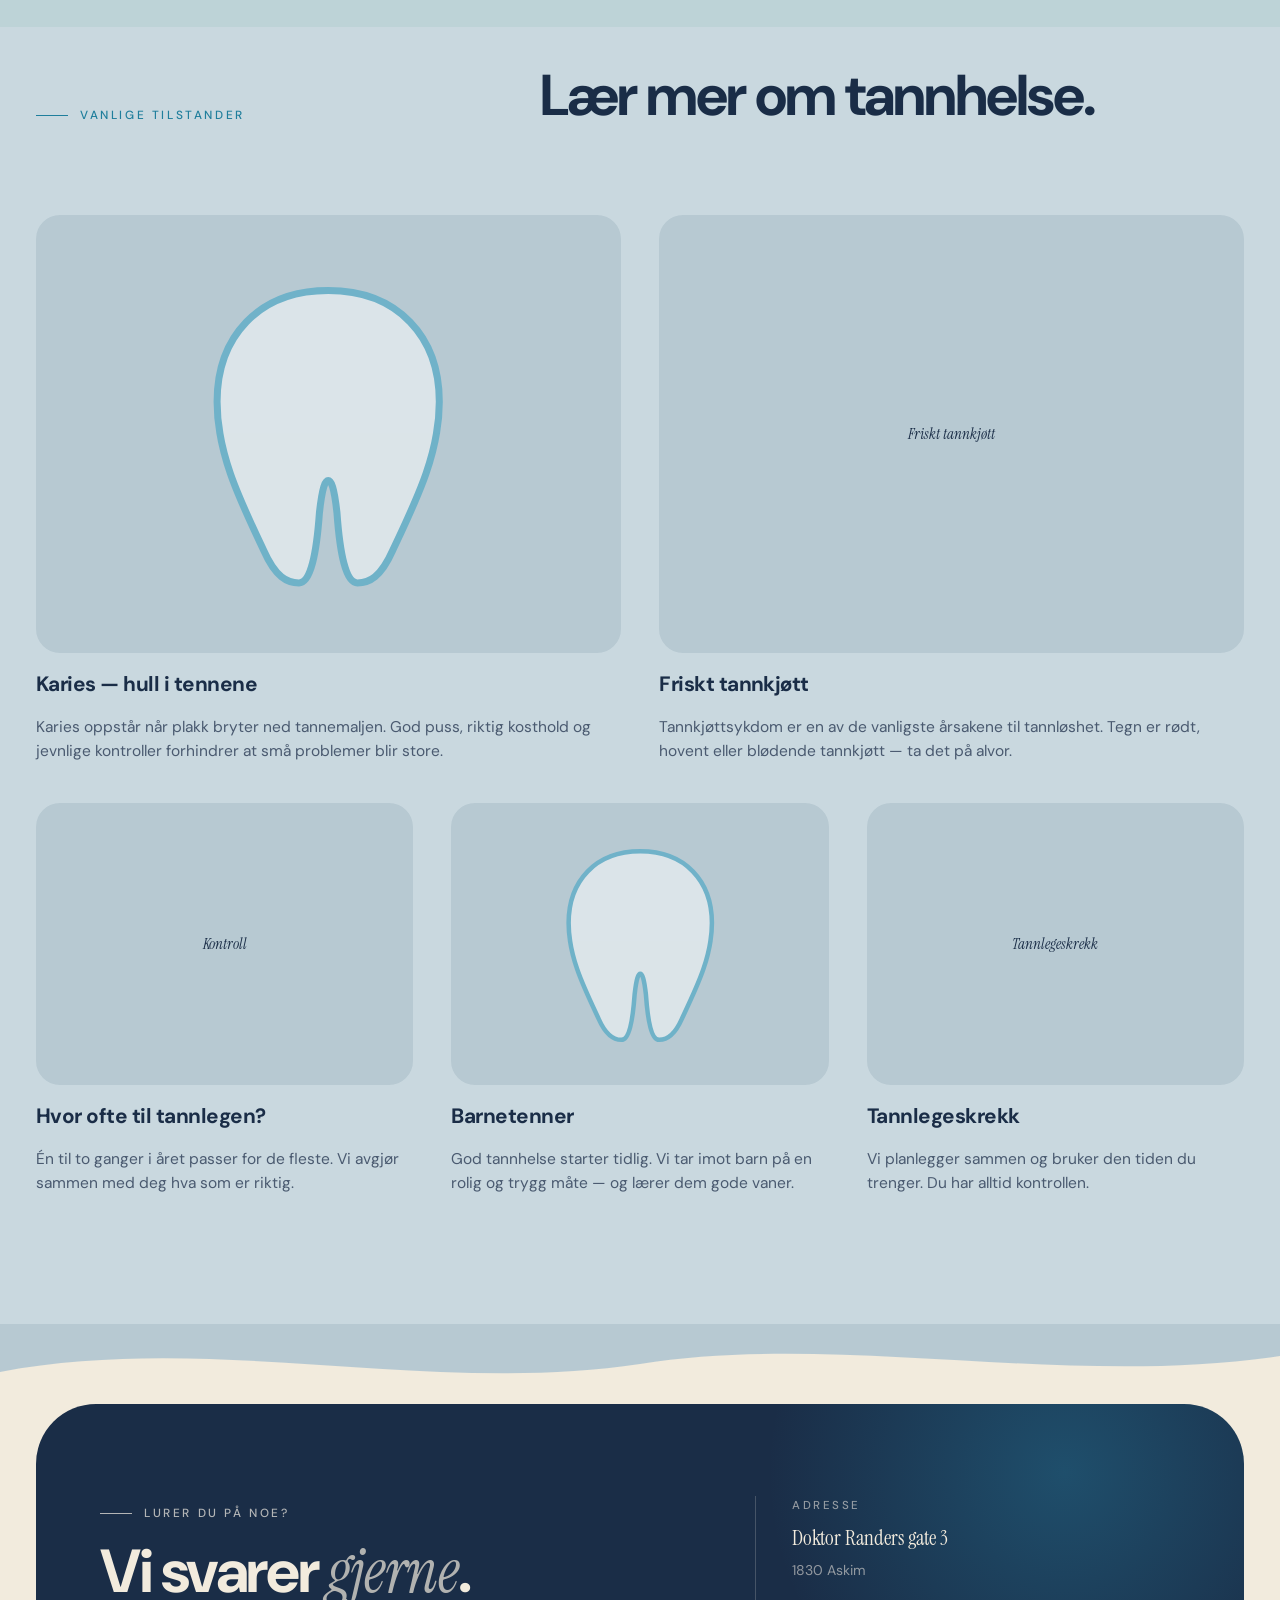
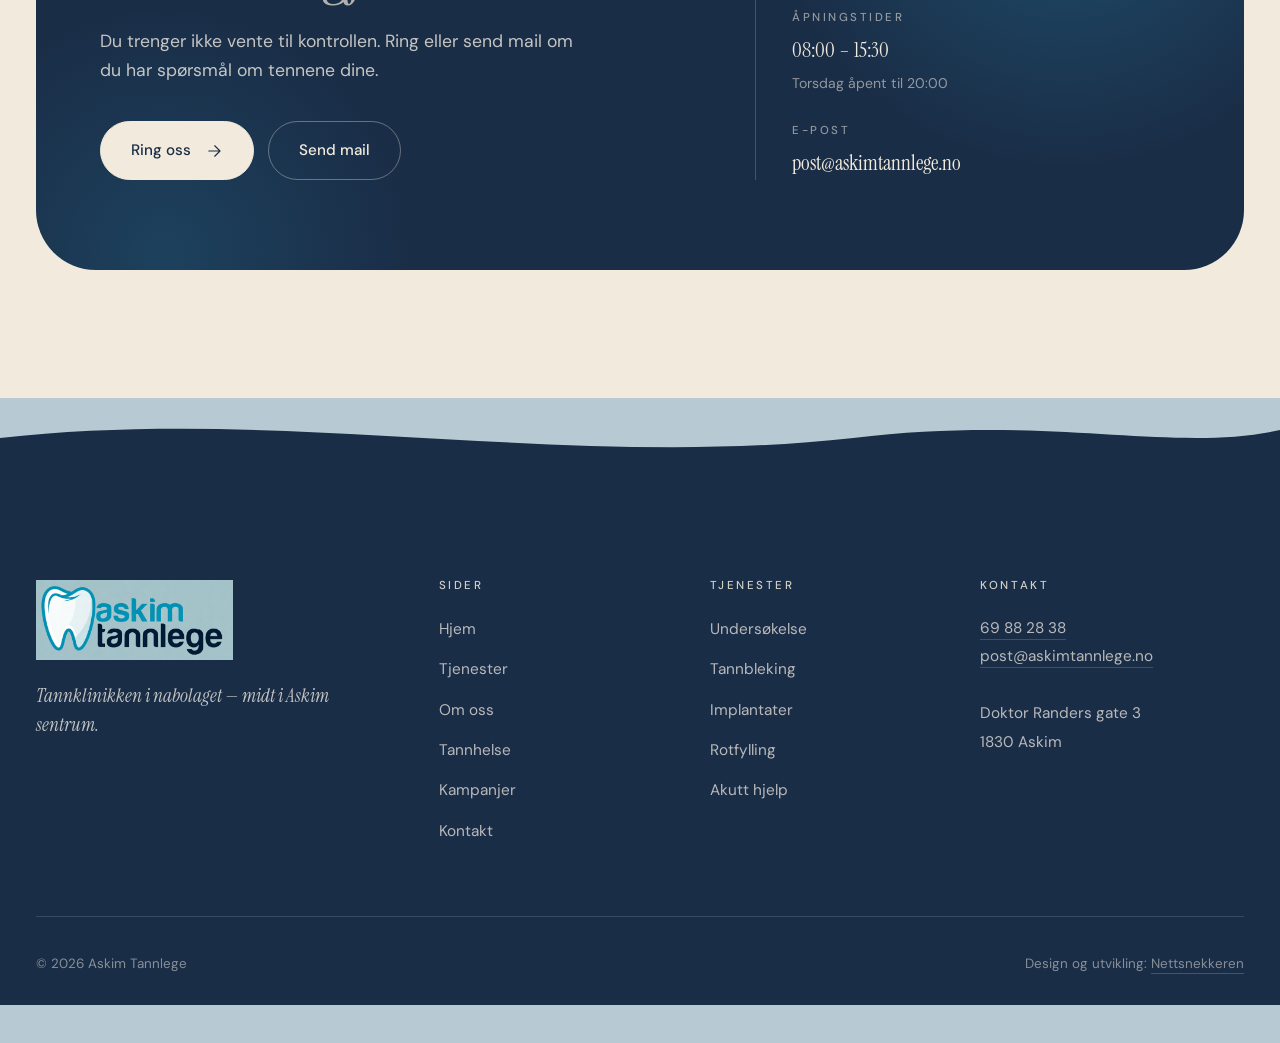
<file: info.html>
<!DOCTYPE html>
<html lang="nb">
<head>
  <meta charset="UTF-8">
  <meta name="viewport" content="width=device-width, initial-scale=1.0">
  <title>Tannhelse — Askim Tannlege</title>
  <meta name="description" content="Råd om god tannhelse fra Askim Tannlege.">
  <meta name="theme-color" content="#1A2D47">
  <link rel="icon" type="image/png" href="assets/images/logo.png?v=2">
  <link rel="preconnect" href="https://fonts.googleapis.com">
  <link rel="preconnect" href="https://fonts.gstatic.com" crossorigin>
  <link href="https://fonts.googleapis.com/css2?family=Instrument+Serif:ital@0;1&family=DM+Sans:opsz,wght@9..40,400;9..40,500;9..40,600;9..40,700&display=swap" rel="stylesheet">
  <link rel="stylesheet" href="assets/css/styles.css">
</head>
<body>

  <svg width="0" height="0" style="position:absolute" aria-hidden="true">
    <defs>
      <symbol id="arr" viewBox="0 0 24 24"><path d="M5 12h14M13 5l7 7-7 7" fill="none" stroke="currentColor" stroke-width="1.5" stroke-linecap="round" stroke-linejoin="round"/></symbol>
      <symbol id="tooth" viewBox="0 0 100 110"><path d="M50 6 C 26 6, 12 22, 12 44 C 12 62, 20 78, 28 95 C 32 104, 36 106, 40 106 C 44 106, 46 96, 47 82 C 48 73, 49 71, 50 71 C 51 71, 52 73, 53 82 C 54 96, 56 106, 60 106 C 64 106, 68 104, 72 95 C 80 78, 88 62, 88 44 C 88 22, 74 6, 50 6 Z" fill="#FFFFFF" stroke="#2A9CC0" stroke-width="2.4" stroke-linejoin="round"/><path d="M28 25 C 32 17, 40 13, 48 16" stroke="#FFFFFF" stroke-width="3.2" fill="none" stroke-linecap="round" opacity="0.9"/></symbol>
    </defs>
  </svg>

  <header class="site-header solid">
    <div class="wrap header-row">
      <a href="index.html" class="brand"><img src="assets/images/logo.png?v=2" alt="Askim Tannlege"></a>
      <nav class="nav" aria-label="Hovedmeny">
        <a href="index.html">Hjem</a>
        <a href="tjenester.html">Tjenester</a>
        <a href="om.html">Om oss</a>
        <a href="info.html" class="active">Tannhelse</a>
        <a href="kampanjer.html">Kampanjer</a>
        <a href="hvor.html">Kontakt</a>
        <span class="nav-divider"></span>
        <span class="nav-cta"><a href="index.html#bestill" class="btn btn-dark">Bestill time<span class="arr"><svg><use href="#arr"/></svg></span></a></span>
      </nav>
      <button class="menu-toggle" aria-label="Åpne meny" aria-expanded="false"><span></span><span></span><span></span></button>
    </div>
  </header>

  <section class="page-hero">
    <div class="wrap">
      <div class="page-hero-grid">
        <div>
          <div class="crumb"><a href="index.html">Hjem</a> &nbsp;/&nbsp; Tannhelse</div>
          <h1>Tannhelse i <span class="it">hverdagen</span>.</h1>
        </div>
        <p>Friske tenner og sunt tannkjøtt starter hjemme. Her er våre beste råd for daglig stell.</p>
      </div>
    </div>
  </section>

  <div class="wave" aria-hidden="true">
    <svg viewBox="0 0 1440 80" preserveAspectRatio="none"><path d="M0,40 C300,72 600,8 900,40 C1100,64 1280,16 1440,40 L1440,80 L0,80 Z" fill="#F2EBDD"/></svg>
  </div>

  <section style="background: var(--cream); padding-top: 40px; padding-bottom: clamp(60px, 7vw, 90px);">
    <div class="wrap-sm">
      <div class="prose reveal">
        <p class="lede">Tannhelse handler ikke om å gjøre alt perfekt. Det handler om å gjøre det riktige hver dag — og komme på kontroll regelmessig.</p>

        <h2>Slik tar du vare på tennene dine</h2>

        <h3>Puss to ganger om dagen</h3>
        <p>Bruk en myk tannbørste og fluortannkrem. Sett av minst 2 minutter morgen og kveld. Ikke skyll bort fluoren etterpå — la den virke.</p>

        <h3>Bruk tanntråd eller mellomromsbørste daglig</h3>
        <p>Tannbørsten når ikke alle flatene. Mellom tennene må du bruke tanntråd eller mellomromsbørste — gjerne om kvelden før du pusser.</p>

        <h3>Vær bevisst på sukker og syre</h3>
        <p>Det er ikke bare hvor mye, men hvor ofte du spiser sukker- og syreholdig mat og drikke som har betydning. Drikk vann mellom måltidene.</p>

        <div class="prose-callout">
          <p>Lite tips: vent 30 minutter etter sur mat eller drikke før du pusser tennene. Da rekker emaljen å reparere seg.</p>
        </div>

        <h3>Si ifra hvis noe er ubehagelig</h3>
        <p>Tannverk, isninger, dårlig pust eller sår i munnen er signaler det er verdt å høre på. Ta kontakt — det er enklere å gjøre noe med tidlig.</p>
      </div>
    </div>
  </section>

  <div class="wave" aria-hidden="true">
    <svg viewBox="0 0 1440 80" preserveAspectRatio="none"><path d="M0,32 C240,72 480,8 720,40 C960,72 1200,16 1440,48 L1440,80 L0,80 Z" fill="#BDD3D7"/></svg>
  </div>

  <section style="background: var(--blue-soft); padding-top: 40px;">
    <div class="wrap">
      <div class="section-head reveal">
        <span class="eyebrow">Vanlige tilstander</span>
        <h2>Lær mer om tannhelse.</h2>
      </div>

      <div class="ed-grid reveal">
        <article class="ed-item span-6">
          <div class="image"><svg viewBox="0 0 100 110"><use href="#tooth"/></svg></div>
          <h3>Karies — hull i tennene</h3>
          <p>Karies oppstår når plakk bryter ned tannemaljen. God puss, riktig kosthold og jevnlige kontroller forhindrer at små problemer blir store.</p>
        </article>

        <article class="ed-item span-6">
          <div class="image" style="font-style:italic;">Friskt tannkjøtt</div>
          <h3>Friskt tannkjøtt</h3>
          <p>Tannkjøttsykdom er en av de vanligste årsakene til tannløshet. Tegn er rødt, hovent eller blødende tannkjøtt — ta det på alvor.</p>
        </article>

        <article class="ed-item span-4">
          <div class="image" style="font-style:italic;">Kontroll</div>
          <h3>Hvor ofte til tannlegen?</h3>
          <p>Én til to ganger i året passer for de fleste. Vi avgjør sammen med deg hva som er riktig.</p>
        </article>

        <article class="ed-item span-4">
          <div class="image"><svg viewBox="0 0 100 110"><use href="#tooth"/></svg></div>
          <h3>Barnetenner</h3>
          <p>God tannhelse starter tidlig. Vi tar imot barn på en rolig og trygg måte — og lærer dem gode vaner.</p>
        </article>

        <article class="ed-item span-4">
          <div class="image" style="font-style:italic;">Tannlegeskrekk</div>
          <h3>Tannlegeskrekk</h3>
          <p>Vi planlegger sammen og bruker den tiden du trenger. Du har alltid kontrollen.</p>
        </article>
      </div>
    </div>
  </section>

  <div class="wave" aria-hidden="true">
    <svg viewBox="0 0 1440 80" preserveAspectRatio="none"><path d="M0,48 C240,8 480,72 720,40 C940,8 1200,64 1440,32 L1440,80 L0,80 Z" fill="#F2EBDD"/></svg>
  </div>

  <section class="book-section" style="padding-top:0;">
    <div class="wrap">
      <div class="book-card reveal">
        <div class="book-grid">
          <div>
            <span class="eyebrow on-dark">Lurer du på noe?</span>
            <h2 style="margin-top:18px;">Vi svarer <span class="it">gjerne</span>.</h2>
            <p>Du trenger ikke vente til kontrollen. Ring eller send mail om du har spørsmål om tennene dine.</p>
            <div class="book-cta">
              <a href="tel:+4769882838" class="btn btn-light">Ring oss<span class="arr"><svg><use href="#arr"/></svg></span></a>
              <a href="mailto:post@askimtannlege.no" class="btn btn-outline">Send mail</a>
            </div>
          </div>
          <dl class="book-info">
            <div><dt>Adresse</dt><dd>Doktor Randers gate 3<span class="small">1830 Askim</span></dd></div>
            <div><dt>Åpningstider</dt><dd>08:00 – 15:30<span class="small">Torsdag åpent til 20:00</span></dd></div>
            <div><dt>E-post</dt><dd><a href="mailto:post@askimtannlege.no">post@askimtannlege.no</a></dd></div>
          </dl>
        </div>
      </div>
    </div>
  </section>

  <div class="wave" aria-hidden="true">
    <svg viewBox="0 0 1440 80" preserveAspectRatio="none"><path d="M0,40 C320,8 640,72 960,40 C1180,16 1320,56 1440,32 L1440,80 L0,80 Z" fill="#1A2D47"/></svg>
  </div>

  <footer class="site-footer">
    <div class="wrap">
      <div class="footer-top">
        <div>
          <div class="footer-brand"><img src="assets/images/logo.png?v=2" alt="Askim Tannlege"></div>
          <p class="footer-tag">Tannklinikken i nabolaget — midt i Askim sentrum.</p>
        </div>
        <div><h4>Sider</h4><ul><li><a href="index.html">Hjem</a></li><li><a href="tjenester.html">Tjenester</a></li><li><a href="om.html">Om oss</a></li><li><a href="info.html">Tannhelse</a></li><li><a href="kampanjer.html">Kampanjer</a></li><li><a href="hvor.html">Kontakt</a></li></ul></div>
        <div><h4>Tjenester</h4><ul><li><a href="tjenester.html">Undersøkelse</a></li><li><a href="tjenester.html">Tannbleking</a></li><li><a href="tjenester.html">Implantater</a></li><li><a href="tjenester.html">Rotfylling</a></li><li><a href="tjenester.html">Akutt hjelp</a></li></ul></div>
        <div><h4>Kontakt</h4><div class="footer-contact"><a href="tel:+4769882838">69 88 28 38</a><br><a href="mailto:post@askimtannlege.no">post@askimtannlege.no</a><br><br>Doktor Randers gate 3<br>1830 Askim</div></div>
      </div>
      <div class="footer-bottom"><div>© <span id="year"></span> Askim Tannlege</div><div class="footer-credit">Design og utvikling: <a href="https://nettsnekkeren.no" target="_blank" rel="noopener">Nettsnekkeren</a></div></div>
    </div>
  </footer>

  <script>document.getElementById('year').textContent = new Date().getFullYear();</script>
  <script src="assets/js/script.js"></script>
  <aside class="watermark">Watermark fjernes ved kjøp — <a href="mailto:sivertlund.dev@gmail.com">sivertlund.dev@gmail.com</a></aside>
</body>
</html>
</file>
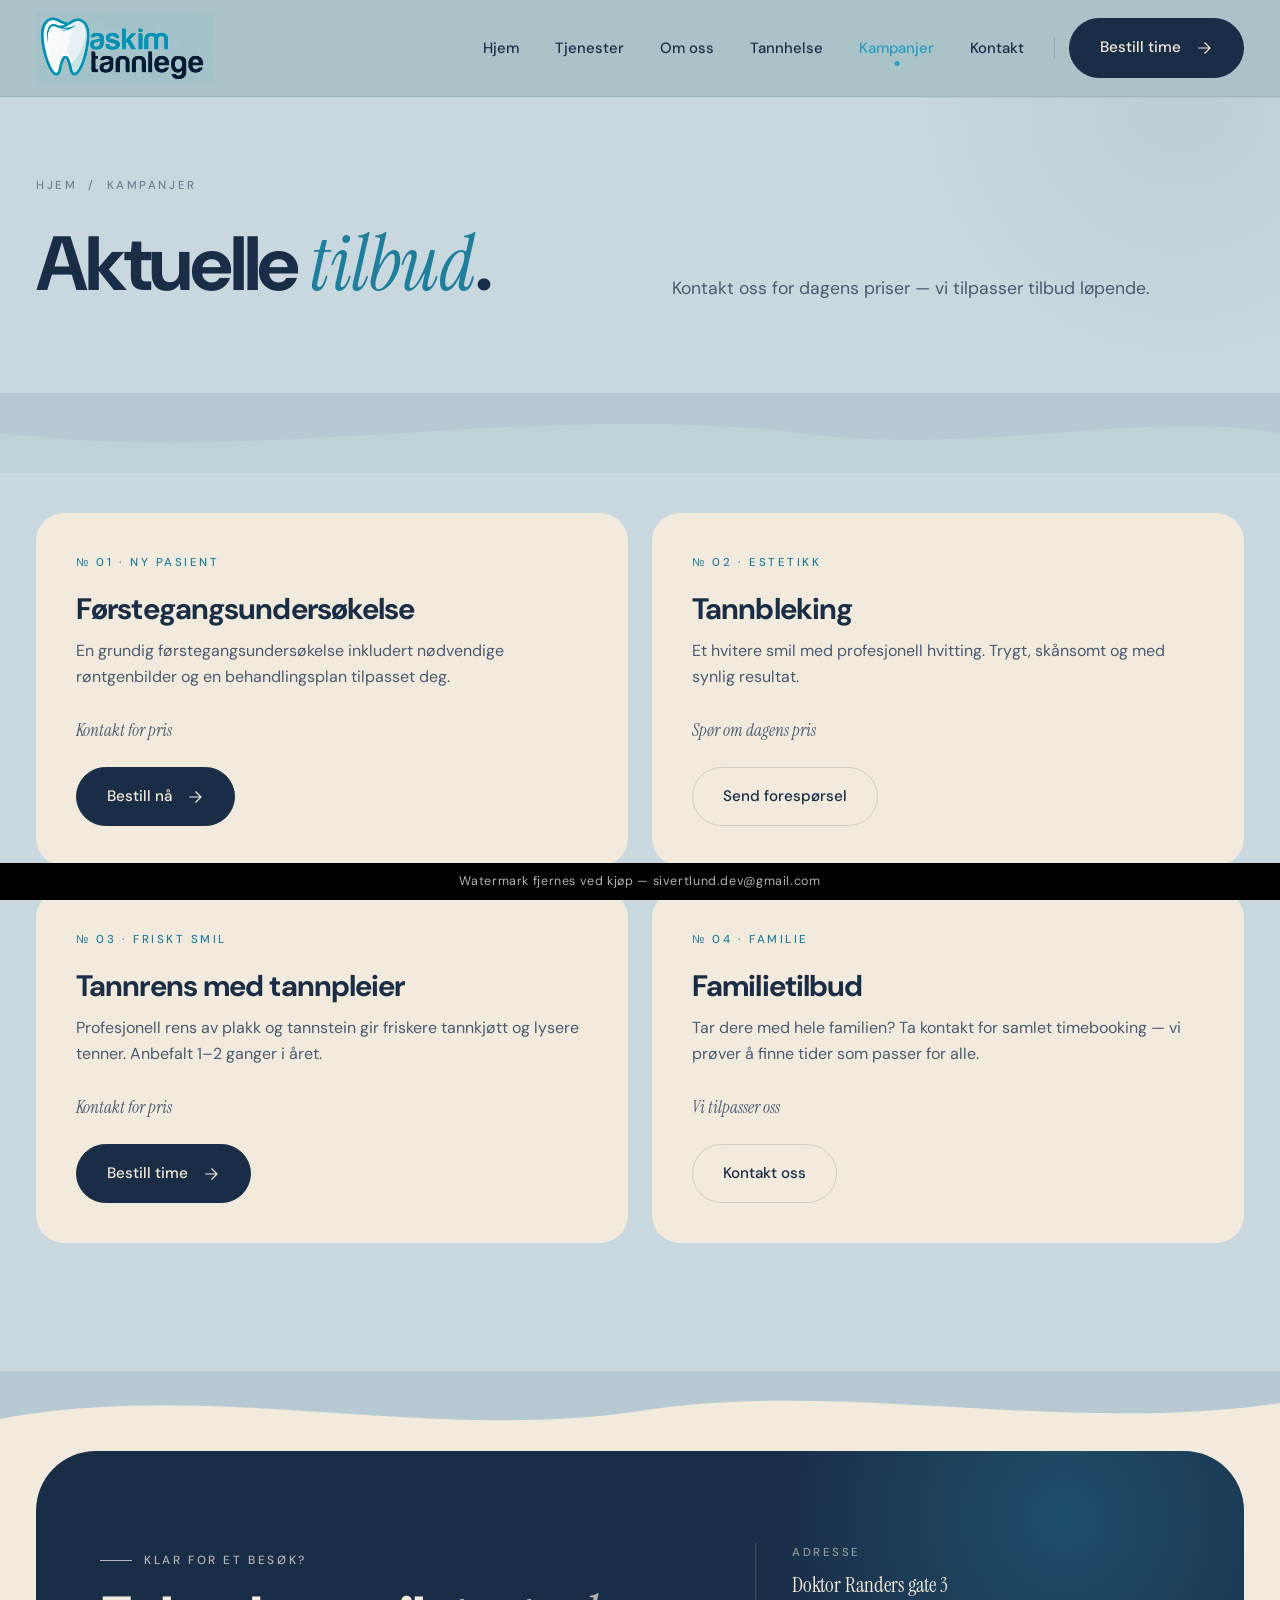
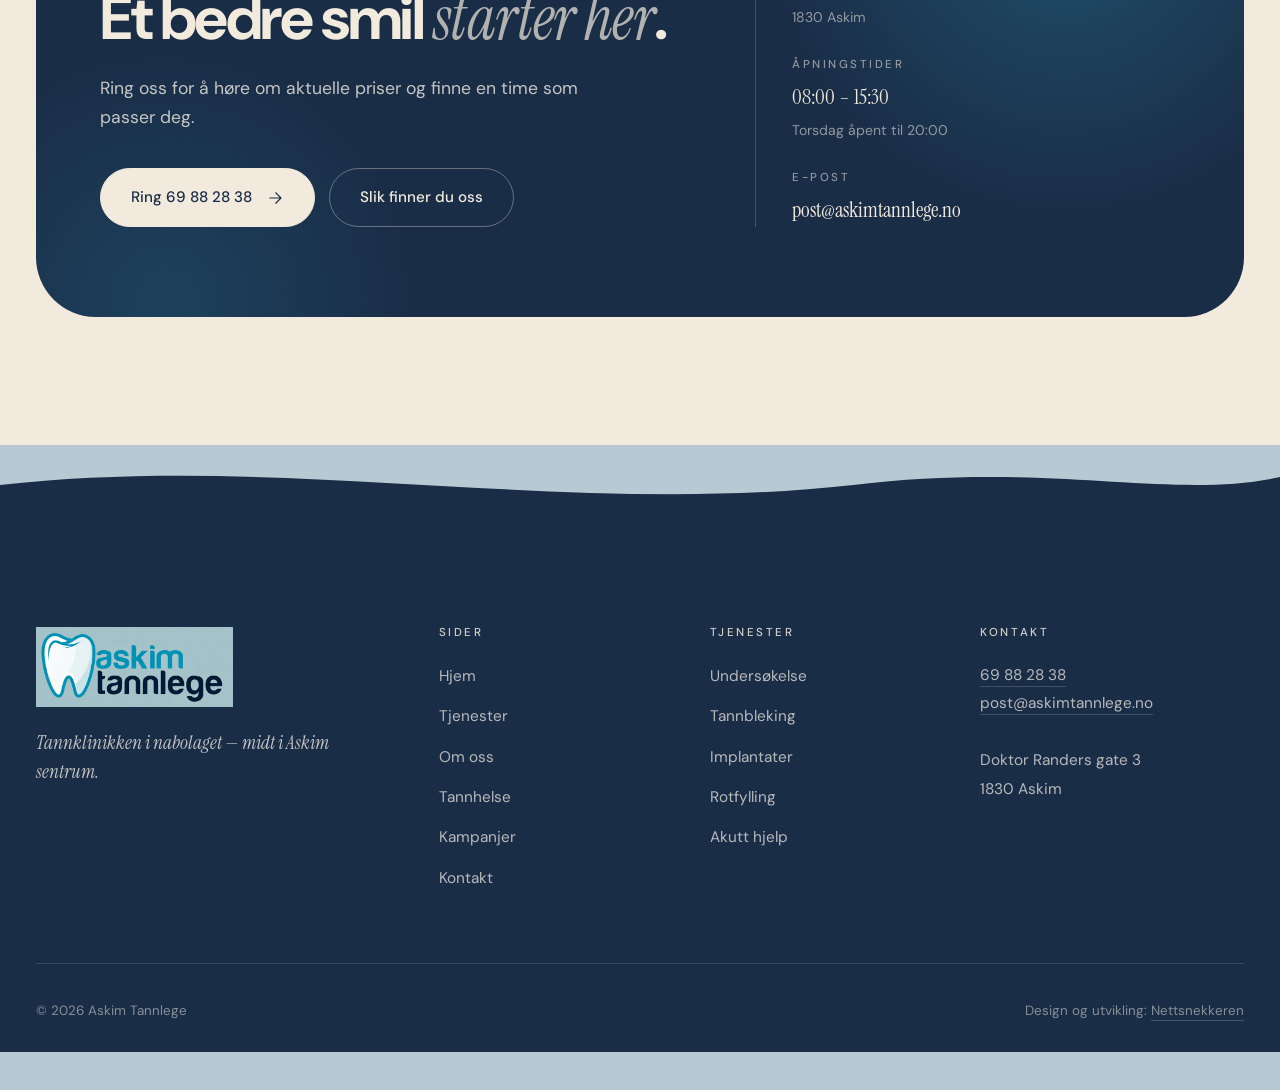
<file: kampanjer.html>
<!DOCTYPE html>
<html lang="nb">
<head>
  <meta charset="UTF-8">
  <meta name="viewport" content="width=device-width, initial-scale=1.0">
  <title>Kampanjer — Askim Tannlege</title>
  <meta name="description" content="Aktuelle tilbud hos Askim Tannlege.">
  <meta name="theme-color" content="#1A2D47">
  <link rel="icon" type="image/png" href="assets/images/logo.png?v=2">
  <link rel="preconnect" href="https://fonts.googleapis.com">
  <link rel="preconnect" href="https://fonts.gstatic.com" crossorigin>
  <link href="https://fonts.googleapis.com/css2?family=Instrument+Serif:ital@0;1&family=DM+Sans:opsz,wght@9..40,400;9..40,500;9..40,600;9..40,700&display=swap" rel="stylesheet">
  <link rel="stylesheet" href="assets/css/styles.css">
</head>
<body>

  <svg width="0" height="0" style="position:absolute" aria-hidden="true">
    <defs>
      <symbol id="arr" viewBox="0 0 24 24"><path d="M5 12h14M13 5l7 7-7 7" fill="none" stroke="currentColor" stroke-width="1.5" stroke-linecap="round" stroke-linejoin="round"/></symbol>
    </defs>
  </svg>

  <header class="site-header solid">
    <div class="wrap header-row">
      <a href="index.html" class="brand"><img src="assets/images/logo.png?v=2" alt="Askim Tannlege"></a>
      <nav class="nav" aria-label="Hovedmeny">
        <a href="index.html">Hjem</a>
        <a href="tjenester.html">Tjenester</a>
        <a href="om.html">Om oss</a>
        <a href="info.html">Tannhelse</a>
        <a href="kampanjer.html" class="active">Kampanjer</a>
        <a href="hvor.html">Kontakt</a>
        <span class="nav-divider"></span>
        <span class="nav-cta"><a href="index.html#bestill" class="btn btn-dark">Bestill time<span class="arr"><svg><use href="#arr"/></svg></span></a></span>
      </nav>
      <button class="menu-toggle" aria-label="Åpne meny" aria-expanded="false"><span></span><span></span><span></span></button>
    </div>
  </header>

  <section class="page-hero">
    <div class="wrap">
      <div class="page-hero-grid">
        <div>
          <div class="crumb"><a href="index.html">Hjem</a> &nbsp;/&nbsp; Kampanjer</div>
          <h1>Aktuelle <span class="it">tilbud</span>.</h1>
        </div>
        <p>Kontakt oss for dagens priser — vi tilpasser tilbud løpende.</p>
      </div>
    </div>
  </section>

  <div class="wave" aria-hidden="true">
    <svg viewBox="0 0 1440 80" preserveAspectRatio="none"><path d="M0,40 C300,72 600,8 900,40 C1100,64 1280,16 1440,40 L1440,80 L0,80 Z" fill="#BDD3D7"/></svg>
  </div>

  <section style="background: var(--blue-soft); padding-top: 40px;">
    <div class="wrap">
      <div class="offer-grid reveal">

        <article class="offer">
          <span class="offer-tag">№ 01 · Ny pasient</span>
          <h3>Førstegangs&shy;undersøkelse</h3>
          <p>En grundig førstegangsundersøkelse inkludert nødvendige røntgenbilder og en behandlingsplan tilpasset deg.</p>
          <div class="offer-price">Kontakt for pris</div>
          <a href="tel:+4769882838" class="btn btn-dark" style="align-self:flex-start;">Bestill nå<span class="arr"><svg><use href="#arr"/></svg></span></a>
        </article>

        <article class="offer">
          <span class="offer-tag">№ 02 · Estetikk</span>
          <h3>Tannbleking</h3>
          <p>Et hvitere smil med profesjonell hvitting. Trygt, skånsomt og med synlig resultat.</p>
          <div class="offer-price">Spør om dagens pris</div>
          <a href="mailto:post@askimtannlege.no" class="btn btn-outline" style="align-self:flex-start;">Send forespørsel</a>
        </article>

        <article class="offer">
          <span class="offer-tag">№ 03 · Friskt smil</span>
          <h3>Tannrens med tannpleier</h3>
          <p>Profesjonell rens av plakk og tannstein gir friskere tannkjøtt og lysere tenner. Anbefalt 1–2 ganger i året.</p>
          <div class="offer-price">Kontakt for pris</div>
          <a href="tel:+4769882838" class="btn btn-dark" style="align-self:flex-start;">Bestill time<span class="arr"><svg><use href="#arr"/></svg></span></a>
        </article>

        <article class="offer">
          <span class="offer-tag">№ 04 · Familie</span>
          <h3>Familietilbud</h3>
          <p>Tar dere med hele familien? Ta kontakt for samlet timebooking — vi prøver å finne tider som passer for alle.</p>
          <div class="offer-price">Vi tilpasser oss</div>
          <a href="mailto:post@askimtannlege.no" class="btn btn-outline" style="align-self:flex-start;">Kontakt oss</a>
        </article>

      </div>
    </div>
  </section>

  <div class="wave" aria-hidden="true">
    <svg viewBox="0 0 1440 80" preserveAspectRatio="none"><path d="M0,48 C240,8 480,72 720,40 C940,8 1200,64 1440,32 L1440,80 L0,80 Z" fill="#F2EBDD"/></svg>
  </div>

  <section class="book-section" style="padding-top:0;">
    <div class="wrap">
      <div class="book-card reveal">
        <div class="book-grid">
          <div>
            <span class="eyebrow on-dark">Klar for et besøk?</span>
            <h2 style="margin-top:18px;">Et bedre smil <span class="it">starter her</span>.</h2>
            <p>Ring oss for å høre om aktuelle priser og finne en time som passer deg.</p>
            <div class="book-cta">
              <a href="tel:+4769882838" class="btn btn-light">Ring 69 88 28 38<span class="arr"><svg><use href="#arr"/></svg></span></a>
              <a href="hvor.html" class="btn btn-outline">Slik finner du oss</a>
            </div>
          </div>
          <dl class="book-info">
            <div><dt>Adresse</dt><dd>Doktor Randers gate 3<span class="small">1830 Askim</span></dd></div>
            <div><dt>Åpningstider</dt><dd>08:00 – 15:30<span class="small">Torsdag åpent til 20:00</span></dd></div>
            <div><dt>E-post</dt><dd><a href="mailto:post@askimtannlege.no">post@askimtannlege.no</a></dd></div>
          </dl>
        </div>
      </div>
    </div>
  </section>

  <div class="wave" aria-hidden="true">
    <svg viewBox="0 0 1440 80" preserveAspectRatio="none"><path d="M0,40 C320,8 640,72 960,40 C1180,16 1320,56 1440,32 L1440,80 L0,80 Z" fill="#1A2D47"/></svg>
  </div>

  <footer class="site-footer">
    <div class="wrap">
      <div class="footer-top">
        <div>
          <div class="footer-brand"><img src="assets/images/logo.png?v=2" alt="Askim Tannlege"></div>
          <p class="footer-tag">Tannklinikken i nabolaget — midt i Askim sentrum.</p>
        </div>
        <div><h4>Sider</h4><ul><li><a href="index.html">Hjem</a></li><li><a href="tjenester.html">Tjenester</a></li><li><a href="om.html">Om oss</a></li><li><a href="info.html">Tannhelse</a></li><li><a href="kampanjer.html">Kampanjer</a></li><li><a href="hvor.html">Kontakt</a></li></ul></div>
        <div><h4>Tjenester</h4><ul><li><a href="tjenester.html">Undersøkelse</a></li><li><a href="tjenester.html">Tannbleking</a></li><li><a href="tjenester.html">Implantater</a></li><li><a href="tjenester.html">Rotfylling</a></li><li><a href="tjenester.html">Akutt hjelp</a></li></ul></div>
        <div><h4>Kontakt</h4><div class="footer-contact"><a href="tel:+4769882838">69 88 28 38</a><br><a href="mailto:post@askimtannlege.no">post@askimtannlege.no</a><br><br>Doktor Randers gate 3<br>1830 Askim</div></div>
      </div>
      <div class="footer-bottom"><div>© <span id="year"></span> Askim Tannlege</div><div class="footer-credit">Design og utvikling: <a href="https://nettsnekkeren.no" target="_blank" rel="noopener">Nettsnekkeren</a></div></div>
    </div>
  </footer>

  <script>document.getElementById('year').textContent = new Date().getFullYear();</script>
  <script src="assets/js/script.js"></script>
  <aside class="watermark">Watermark fjernes ved kjøp — <a href="mailto:sivertlund.dev@gmail.com">sivertlund.dev@gmail.com</a></aside>
</body>
</html>
</file>
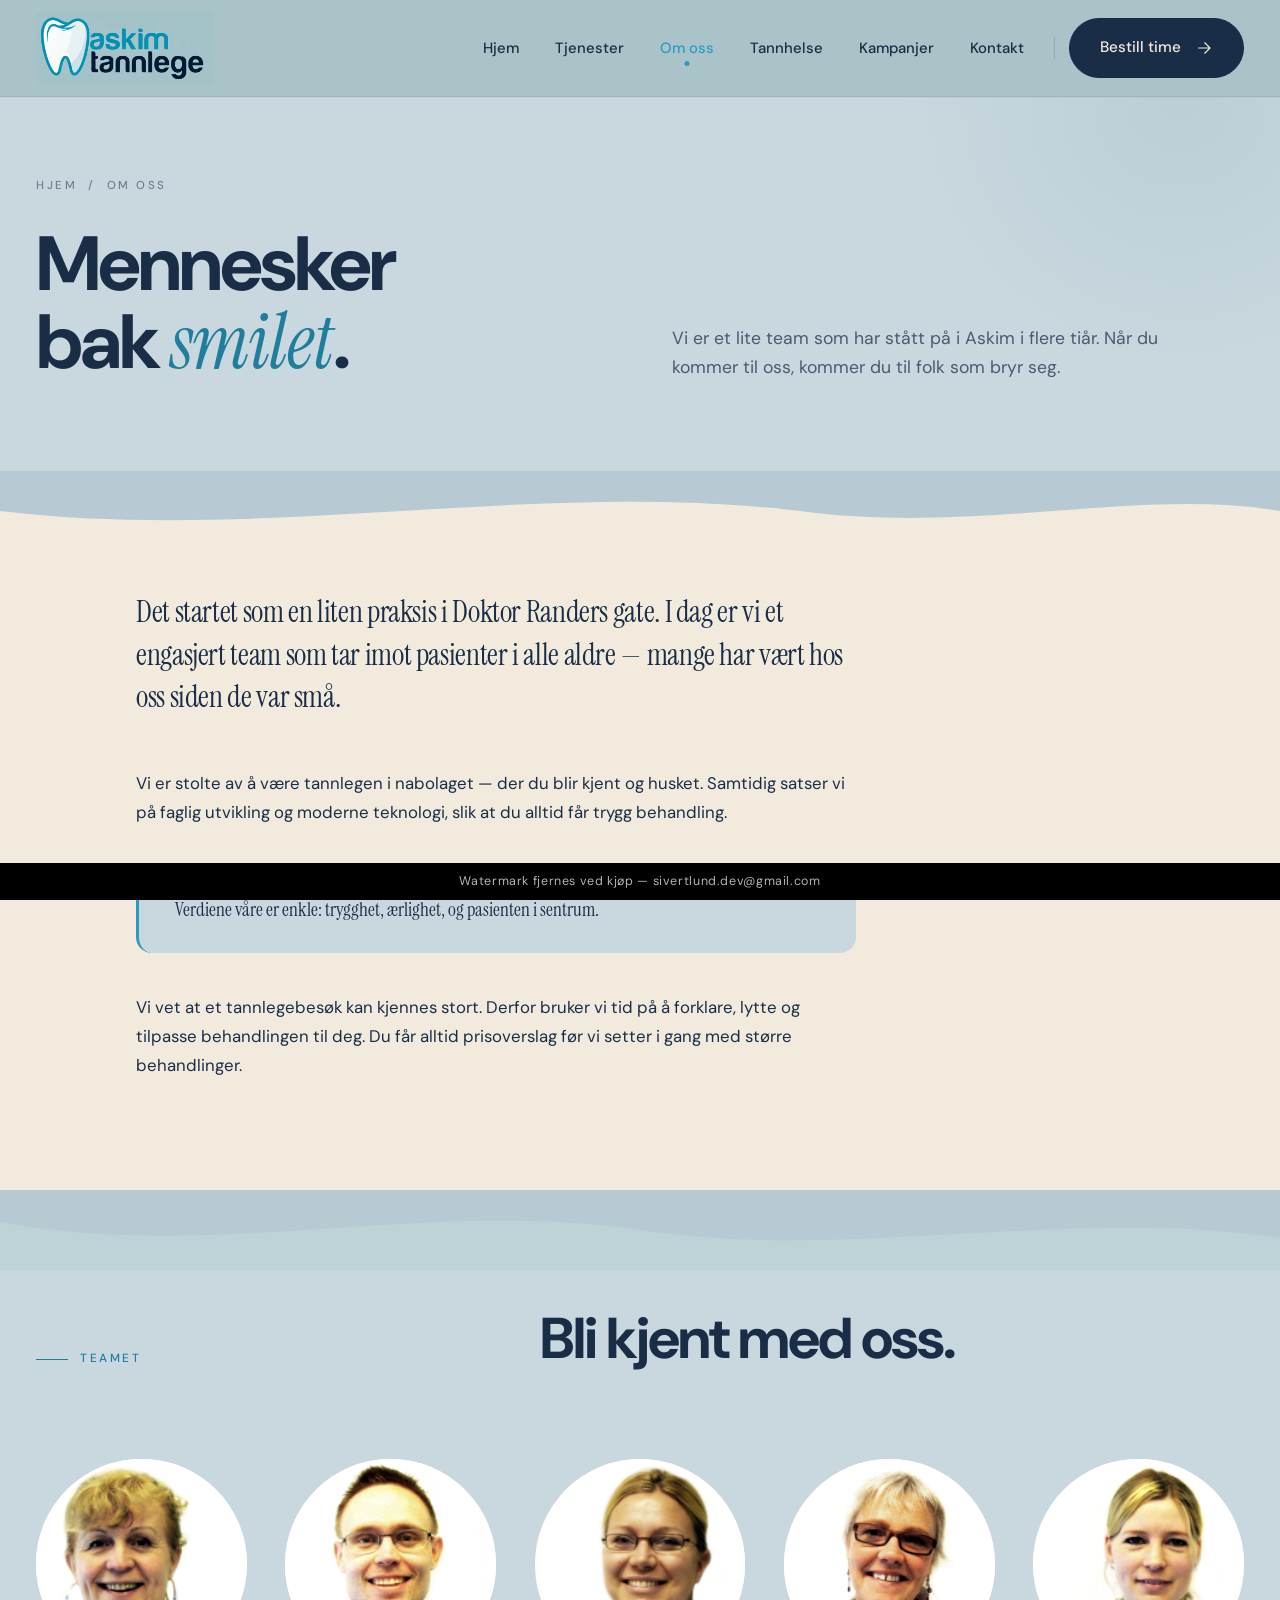
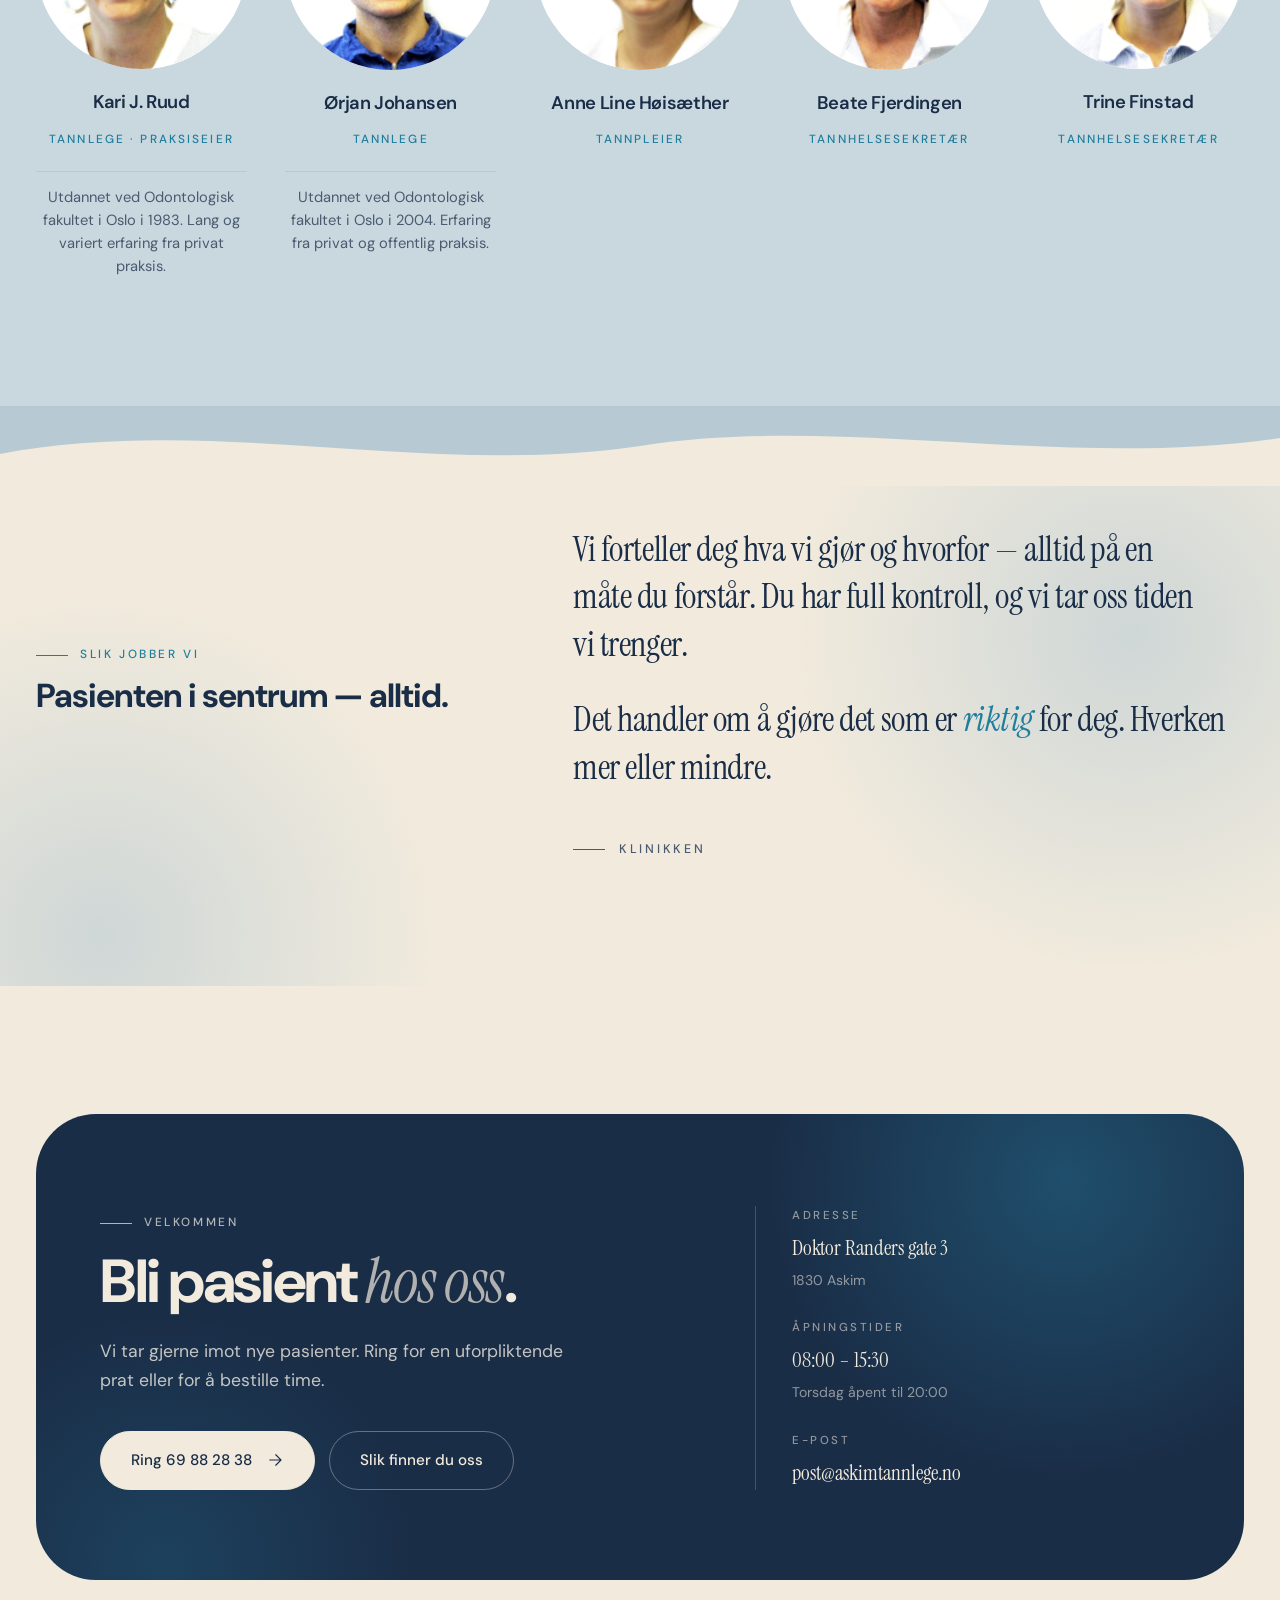
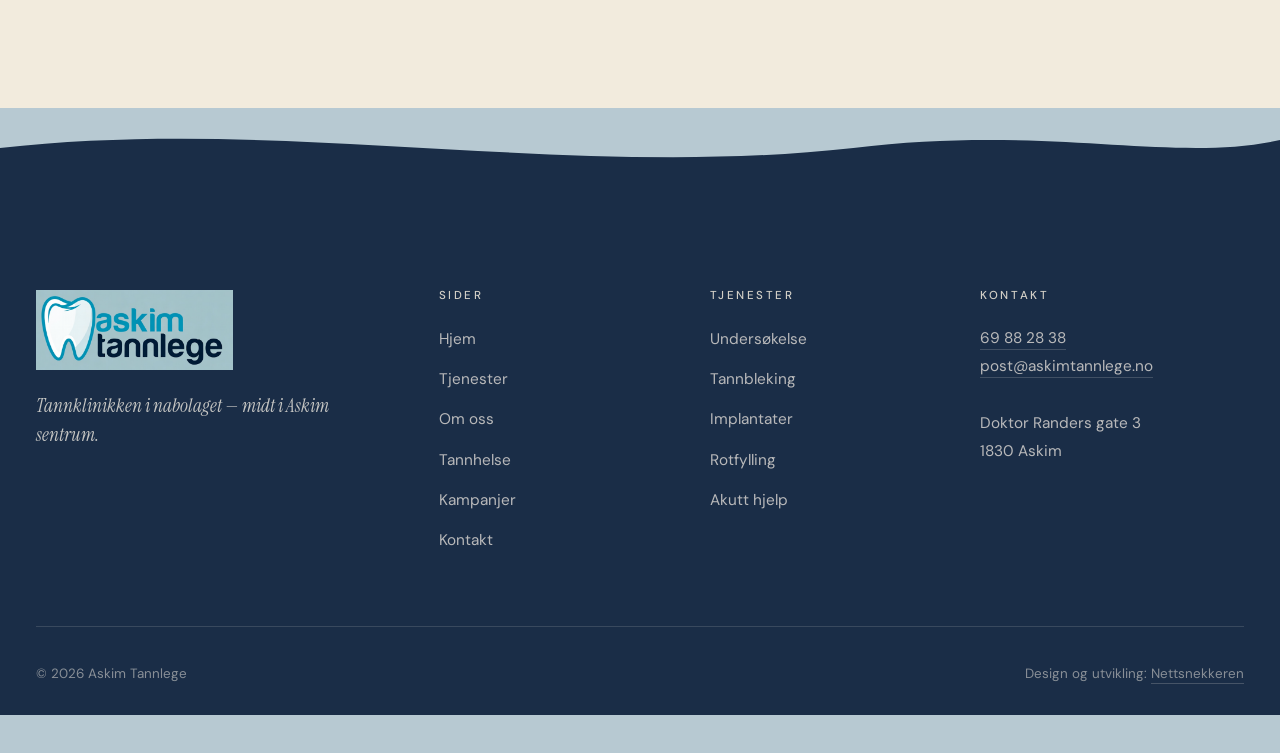
<file: om.html>
<!DOCTYPE html>
<html lang="nb">
<head>
  <meta charset="UTF-8">
  <meta name="viewport" content="width=device-width, initial-scale=1.0">
  <title>Om oss — Askim Tannlege</title>
  <meta name="description" content="Bli kjent med teamet bak Askim Tannlege.">
  <meta name="theme-color" content="#1A2D47">
  <link rel="icon" type="image/png" href="assets/images/logo.png?v=2">
  <link rel="preconnect" href="https://fonts.googleapis.com">
  <link rel="preconnect" href="https://fonts.gstatic.com" crossorigin>
  <link href="https://fonts.googleapis.com/css2?family=Instrument+Serif:ital@0;1&family=DM+Sans:opsz,wght@9..40,400;9..40,500;9..40,600;9..40,700&display=swap" rel="stylesheet">
  <link rel="stylesheet" href="assets/css/styles.css">
</head>
<body>

  <svg width="0" height="0" style="position:absolute" aria-hidden="true">
    <defs>
      <symbol id="arr" viewBox="0 0 24 24"><path d="M5 12h14M13 5l7 7-7 7" fill="none" stroke="currentColor" stroke-width="1.5" stroke-linecap="round" stroke-linejoin="round"/></symbol>
    </defs>
  </svg>

  <header class="site-header solid">
    <div class="wrap header-row">
      <a href="index.html" class="brand"><img src="assets/images/logo.png?v=2" alt="Askim Tannlege"></a>
      <nav class="nav" aria-label="Hovedmeny">
        <a href="index.html">Hjem</a>
        <a href="tjenester.html">Tjenester</a>
        <a href="om.html" class="active">Om oss</a>
        <a href="info.html">Tannhelse</a>
        <a href="kampanjer.html">Kampanjer</a>
        <a href="hvor.html">Kontakt</a>
        <span class="nav-divider"></span>
        <span class="nav-cta"><a href="index.html#bestill" class="btn btn-dark">Bestill time<span class="arr"><svg><use href="#arr"/></svg></span></a></span>
      </nav>
      <button class="menu-toggle" aria-label="Åpne meny" aria-expanded="false"><span></span><span></span><span></span></button>
    </div>
  </header>

  <section class="page-hero">
    <div class="wrap">
      <div class="page-hero-grid">
        <div>
          <div class="crumb"><a href="index.html">Hjem</a> &nbsp;/&nbsp; Om oss</div>
          <h1>Mennesker bak <span class="it">smilet</span>.</h1>
        </div>
        <p>Vi er et lite team som har stått på i Askim i flere tiår. Når du kommer til oss, kommer du til folk som bryr seg.</p>
      </div>
    </div>
  </section>

  <div class="wave" aria-hidden="true">
    <svg viewBox="0 0 1440 80" preserveAspectRatio="none"><path d="M0,40 C300,72 600,8 900,40 C1100,64 1280,16 1440,40 L1440,80 L0,80 Z" fill="#F2EBDD"/></svg>
  </div>

  <!-- Story -->
  <section style="background: var(--cream); padding-top: 40px; padding-bottom: clamp(60px, 7vw, 90px);">
    <div class="wrap-sm">
      <div class="prose reveal">
        <p class="lede">Det startet som en liten praksis i Doktor Randers gate. I dag er vi et engasjert team som tar imot pasienter i alle aldre — mange har vært hos oss siden de var små.</p>

        <p>Vi er stolte av å være tannlegen i nabolaget — der du blir kjent og husket. Samtidig satser vi på faglig utvikling og moderne teknologi, slik at du alltid får trygg behandling.</p>

        <div class="prose-callout">
          <p>Verdiene våre er enkle: trygghet, ærlighet, og pasienten i sentrum.</p>
        </div>

        <p>Vi vet at et tannlegebesøk kan kjennes stort. Derfor bruker vi tid på å forklare, lytte og tilpasse behandlingen til deg. Du får alltid prisoverslag før vi setter i gang med større behandlinger.</p>
      </div>
    </div>
  </section>

  <div class="wave" aria-hidden="true">
    <svg viewBox="0 0 1440 80" preserveAspectRatio="none"><path d="M0,32 C240,72 480,8 720,40 C960,72 1200,16 1440,48 L1440,80 L0,80 Z" fill="#BDD3D7"/></svg>
  </div>

  <!-- Team -->
  <section class="team-section" style="padding-top: 40px;">
    <div class="wrap">
      <div class="section-head reveal">
        <span class="eyebrow">Teamet</span>
        <h2>Bli kjent med oss.</h2>
      </div>

      <div class="team-grid reveal">
        <div class="member">
          <div class="member-portrait"><img src="assets/images/team/kari.png" alt="Kari J. Ruud" loading="lazy"></div>
          <div class="member-info">
            <div class="member-name">Kari J. Ruud</div>
            <div class="member-role">Tannlege · Praksiseier</div>
          </div>
          <p class="member-bio">Utdannet ved Odontologisk fakultet i Oslo i 1983. Lang og variert erfaring fra privat praksis.</p>
        </div>
        <div class="member">
          <div class="member-portrait"><img src="assets/images/team/orjan.png" alt="Ørjan Johansen" loading="lazy"></div>
          <div class="member-info">
            <div class="member-name">Ørjan Johansen</div>
            <div class="member-role">Tannlege</div>
          </div>
          <p class="member-bio">Utdannet ved Odontologisk fakultet i Oslo i 2004. Erfaring fra privat og offentlig praksis.</p>
        </div>
        <div class="member">
          <div class="member-portrait"><img src="assets/images/team/anne-line.png" alt="Anne Line Høisæther" loading="lazy"></div>
          <div class="member-info">
            <div class="member-name">Anne Line Høisæther</div>
            <div class="member-role">Tannpleier</div>
          </div>
        </div>
        <div class="member">
          <div class="member-portrait"><img src="assets/images/team/beate.png" alt="Beate Fjerdingen" loading="lazy"></div>
          <div class="member-info">
            <div class="member-name">Beate Fjerdingen</div>
            <div class="member-role">Tannhelsesekretær</div>
          </div>
        </div>
        <div class="member">
          <div class="member-portrait"><img src="assets/images/team/trine.png" alt="Trine Finstad" loading="lazy"></div>
          <div class="member-info">
            <div class="member-name">Trine Finstad</div>
            <div class="member-role">Tannhelsesekretær</div>
          </div>
        </div>
      </div>
    </div>
  </section>

  <div class="wave" aria-hidden="true">
    <svg viewBox="0 0 1440 80" preserveAspectRatio="none"><path d="M0,48 C240,8 480,72 720,40 C940,8 1200,64 1440,32 L1440,80 L0,80 Z" fill="#F2EBDD"/></svg>
  </div>

  <!-- Manifesto -->
  <section class="manifesto" style="padding-top: 40px;">
    <div class="manifesto-deco d1"></div>
    <div class="manifesto-deco d2"></div>
    <div class="wrap">
      <div class="manifesto-grid">
        <div class="manifesto-meta reveal">
          <span class="eyebrow">Slik jobber vi</span>
          <h2>Pasienten i sentrum — alltid.</h2>
        </div>

        <div class="manifesto-body reveal">
          <p>Vi forteller deg hva vi gjør og hvorfor — alltid på en måte du forstår. Du har full kontroll, og vi tar oss tiden vi trenger.</p>
          <p>Det handler om å gjøre det som er <em>riktig</em> for deg. Hverken mer eller mindre.</p>
          <div class="manifesto-sig">Klinikken</div>
        </div>
      </div>
    </div>
  </section>

  <!-- Booking -->
  <section class="book-section">
    <div class="wrap">
      <div class="book-card reveal">
        <div class="book-grid">
          <div>
            <span class="eyebrow on-dark">Velkommen</span>
            <h2 style="margin-top:18px;">Bli pasient <span class="it">hos oss</span>.</h2>
            <p>Vi tar gjerne imot nye pasienter. Ring for en uforpliktende prat eller for å bestille time.</p>
            <div class="book-cta">
              <a href="tel:+4769882838" class="btn btn-light">Ring 69 88 28 38<span class="arr"><svg><use href="#arr"/></svg></span></a>
              <a href="hvor.html" class="btn btn-outline">Slik finner du oss</a>
            </div>
          </div>
          <dl class="book-info">
            <div><dt>Adresse</dt><dd>Doktor Randers gate 3<span class="small">1830 Askim</span></dd></div>
            <div><dt>Åpningstider</dt><dd>08:00 – 15:30<span class="small">Torsdag åpent til 20:00</span></dd></div>
            <div><dt>E-post</dt><dd><a href="mailto:post@askimtannlege.no">post@askimtannlege.no</a></dd></div>
          </dl>
        </div>
      </div>
    </div>
  </section>

  <div class="wave" aria-hidden="true">
    <svg viewBox="0 0 1440 80" preserveAspectRatio="none"><path d="M0,40 C320,8 640,72 960,40 C1180,16 1320,56 1440,32 L1440,80 L0,80 Z" fill="#1A2D47"/></svg>
  </div>

  <footer class="site-footer">
    <div class="wrap">
      <div class="footer-top">
        <div>
          <div class="footer-brand"><img src="assets/images/logo.png?v=2" alt="Askim Tannlege"></div>
          <p class="footer-tag">Tannklinikken i nabolaget — midt i Askim sentrum.</p>
        </div>
        <div><h4>Sider</h4><ul><li><a href="index.html">Hjem</a></li><li><a href="tjenester.html">Tjenester</a></li><li><a href="om.html">Om oss</a></li><li><a href="info.html">Tannhelse</a></li><li><a href="kampanjer.html">Kampanjer</a></li><li><a href="hvor.html">Kontakt</a></li></ul></div>
        <div><h4>Tjenester</h4><ul><li><a href="tjenester.html">Undersøkelse</a></li><li><a href="tjenester.html">Tannbleking</a></li><li><a href="tjenester.html">Implantater</a></li><li><a href="tjenester.html">Rotfylling</a></li><li><a href="tjenester.html">Akutt hjelp</a></li></ul></div>
        <div><h4>Kontakt</h4><div class="footer-contact"><a href="tel:+4769882838">69 88 28 38</a><br><a href="mailto:post@askimtannlege.no">post@askimtannlege.no</a><br><br>Doktor Randers gate 3<br>1830 Askim</div></div>
      </div>
      <div class="footer-bottom"><div>© <span id="year"></span> Askim Tannlege</div><div class="footer-credit">Design og utvikling: <a href="https://nettsnekkeren.no" target="_blank" rel="noopener">Nettsnekkeren</a></div></div>
    </div>
  </footer>

  <script>document.getElementById('year').textContent = new Date().getFullYear();</script>
  <script src="assets/js/script.js"></script>
  <aside class="watermark">Watermark fjernes ved kjøp — <a href="mailto:sivertlund.dev@gmail.com">sivertlund.dev@gmail.com</a></aside>
</body>
</html>
</file>
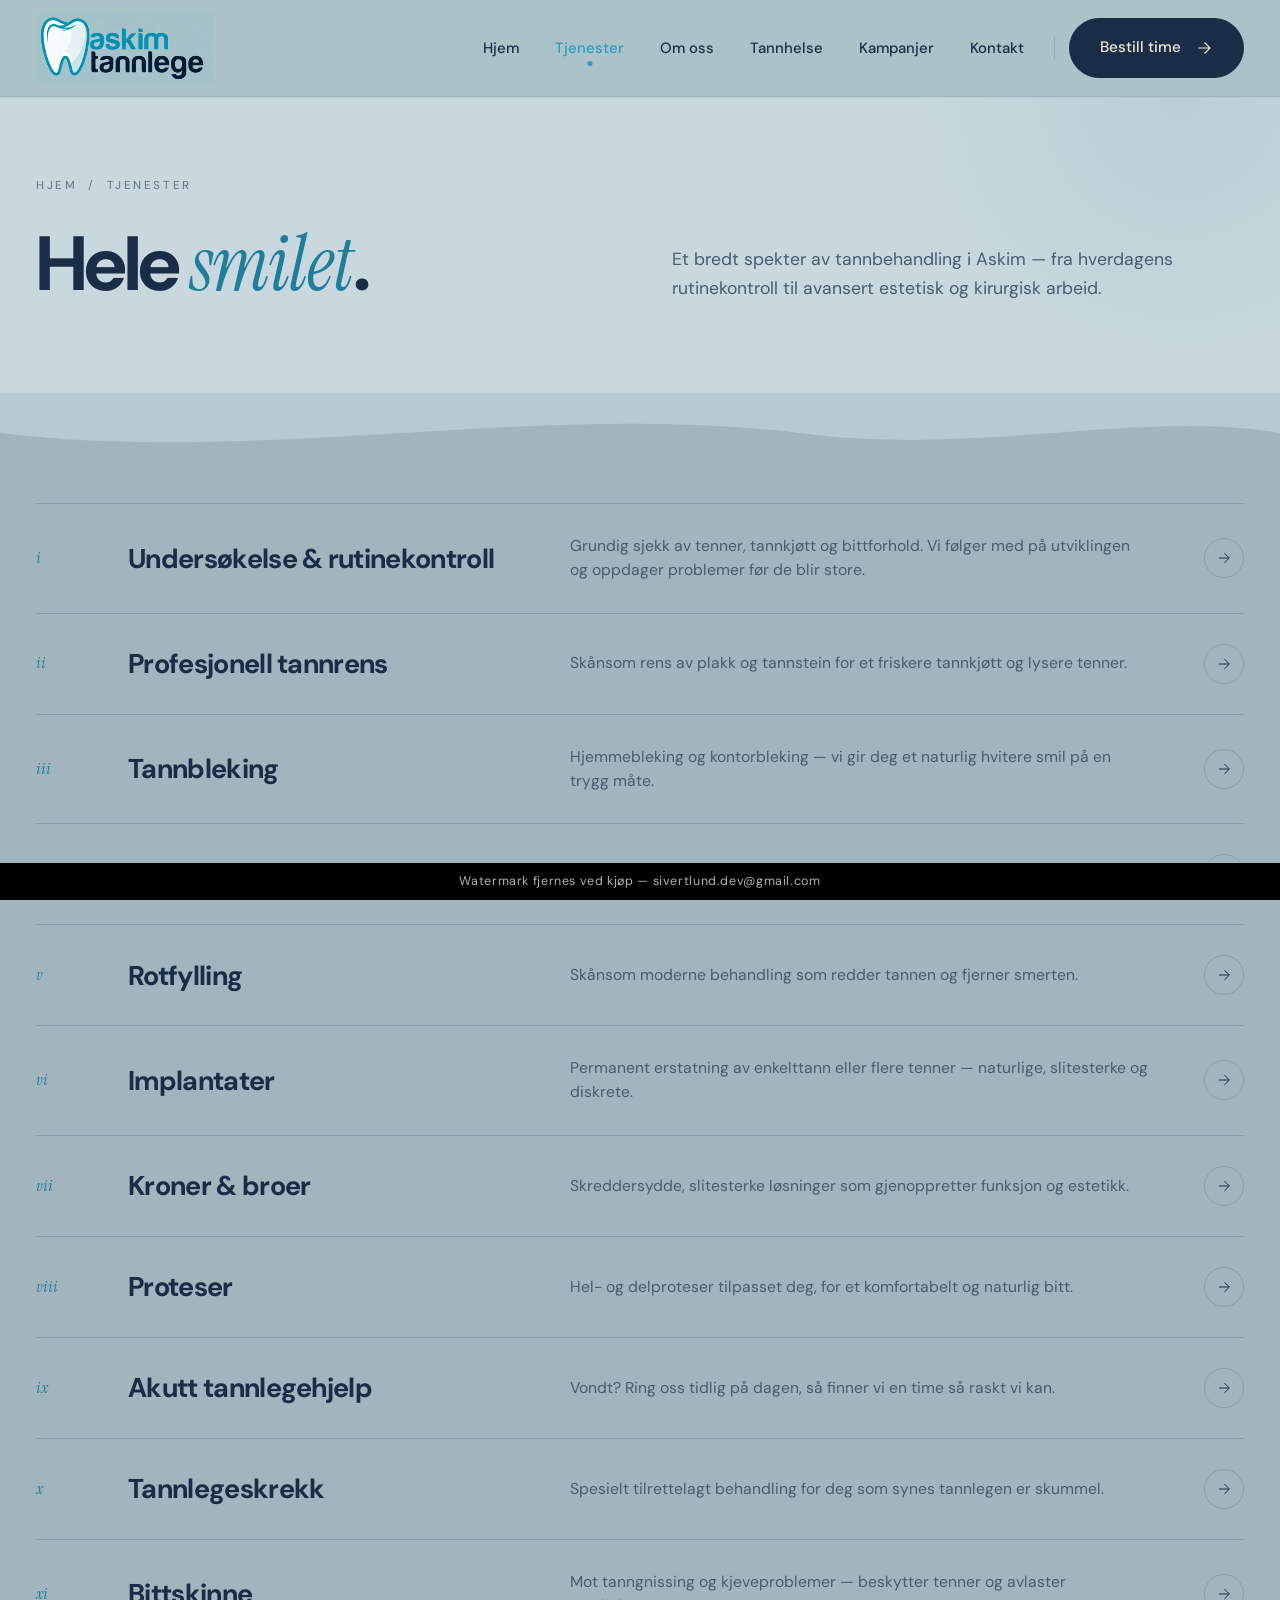
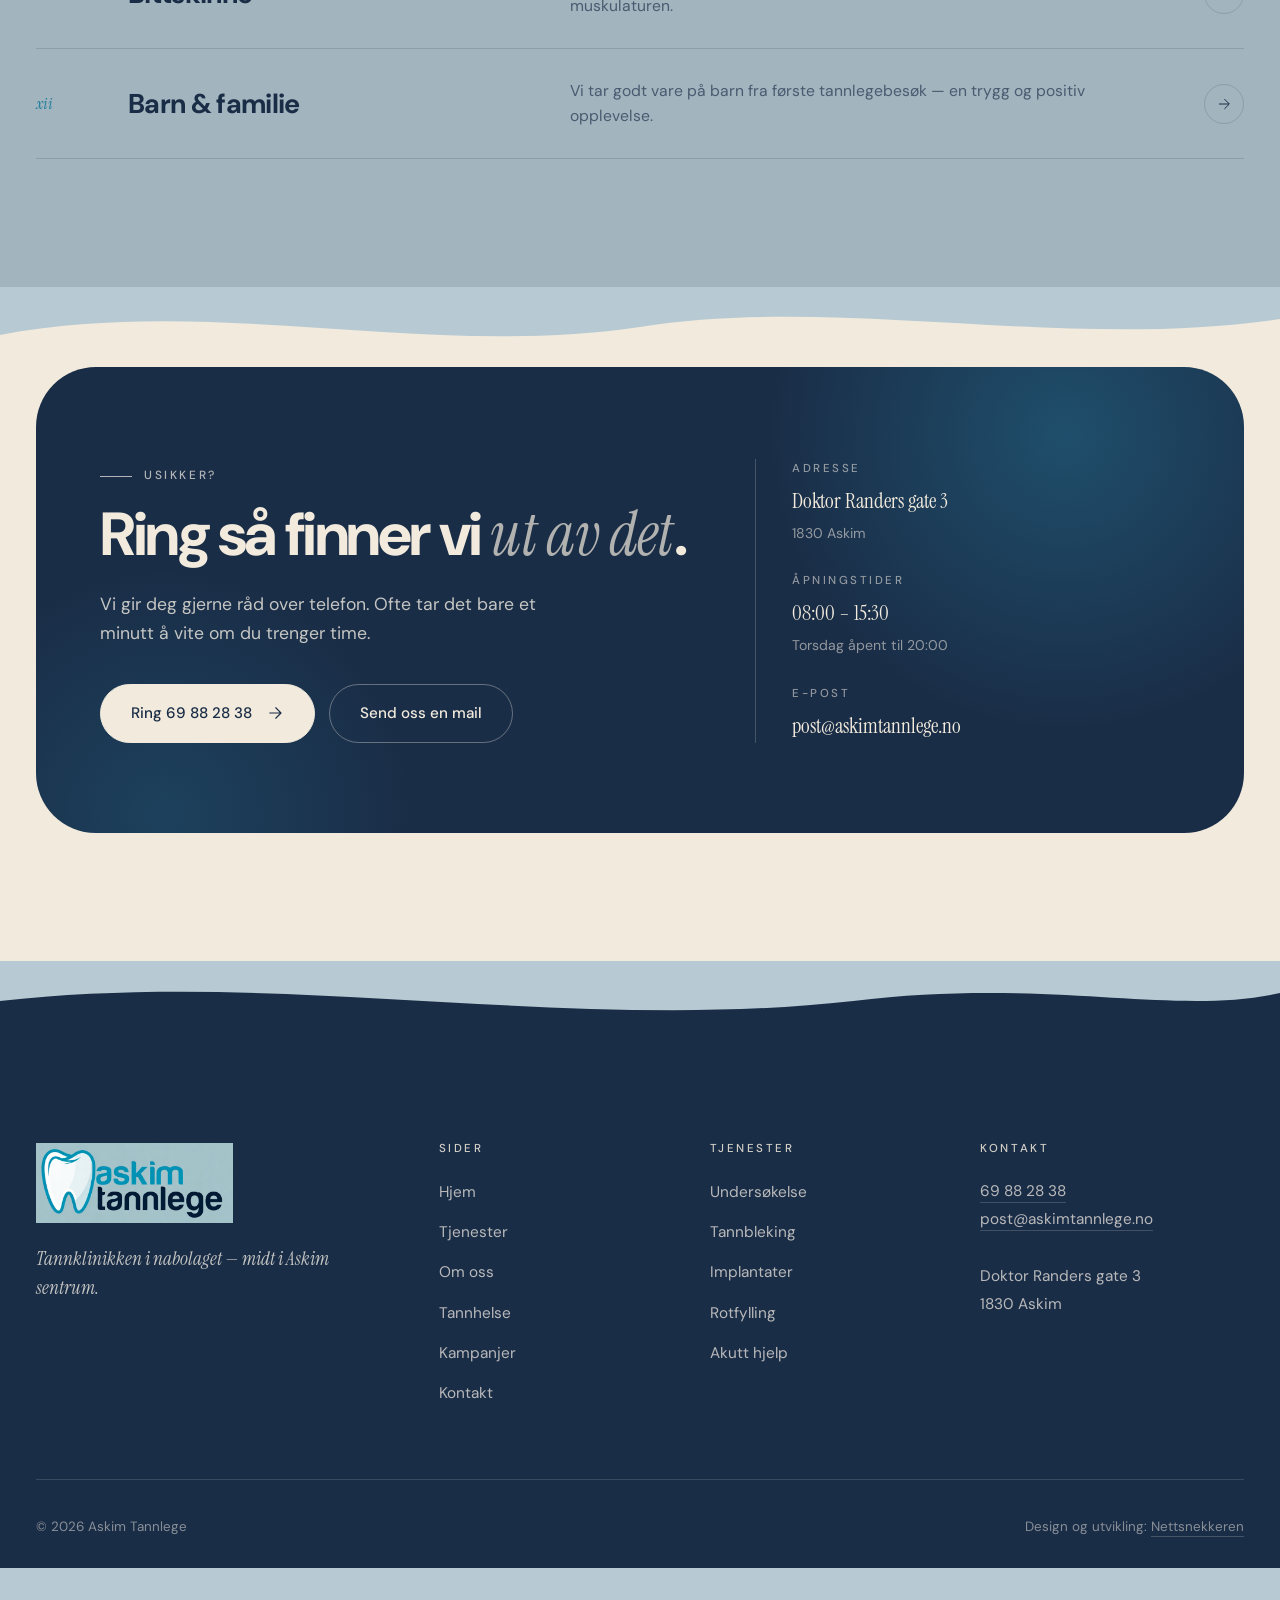
<file: tjenester.html>
<!DOCTYPE html>
<html lang="nb">
<head>
  <meta charset="UTF-8">
  <meta name="viewport" content="width=device-width, initial-scale=1.0">
  <title>Tjenester — Askim Tannlege</title>
  <meta name="description" content="Et bredt spekter av tannbehandling i Askim — fra rutinekontroll til implantater, kroner og rotfylling.">
  <meta name="theme-color" content="#1A2D47">
  <link rel="icon" type="image/png" href="assets/images/logo.png?v=2">
  <link rel="preconnect" href="https://fonts.googleapis.com">
  <link rel="preconnect" href="https://fonts.gstatic.com" crossorigin>
  <link href="https://fonts.googleapis.com/css2?family=Instrument+Serif:ital@0;1&family=DM+Sans:opsz,wght@9..40,400;9..40,500;9..40,600;9..40,700&display=swap" rel="stylesheet">
  <link rel="stylesheet" href="assets/css/styles.css">
</head>
<body>

  <svg width="0" height="0" style="position:absolute" aria-hidden="true">
    <defs>
      <symbol id="arr" viewBox="0 0 24 24"><path d="M5 12h14M13 5l7 7-7 7" fill="none" stroke="currentColor" stroke-width="1.5" stroke-linecap="round" stroke-linejoin="round"/></symbol>
      <symbol id="tooth" viewBox="0 0 100 110"><path d="M50 6 C 26 6, 12 22, 12 44 C 12 62, 20 78, 28 95 C 32 104, 36 106, 40 106 C 44 106, 46 96, 47 82 C 48 73, 49 71, 50 71 C 51 71, 52 73, 53 82 C 54 96, 56 106, 60 106 C 64 106, 68 104, 72 95 C 80 78, 88 62, 88 44 C 88 22, 74 6, 50 6 Z" fill="#FFFFFF" stroke="#2A9CC0" stroke-width="2.4" stroke-linejoin="round"/><path d="M28 25 C 32 17, 40 13, 48 16" stroke="#FFFFFF" stroke-width="3.2" fill="none" stroke-linecap="round" opacity="0.9"/></symbol>
    </defs>
  </svg>

  <header class="site-header solid">
    <div class="wrap header-row">
      <a href="index.html" class="brand"><img src="assets/images/logo.png?v=2" alt="Askim Tannlege"></a>
      <nav class="nav" aria-label="Hovedmeny">
        <a href="index.html">Hjem</a>
        <a href="tjenester.html" class="active">Tjenester</a>
        <a href="om.html">Om oss</a>
        <a href="info.html">Tannhelse</a>
        <a href="kampanjer.html">Kampanjer</a>
        <a href="hvor.html">Kontakt</a>
        <span class="nav-divider"></span>
        <span class="nav-cta"><a href="index.html#bestill" class="btn btn-dark">Bestill time<span class="arr"><svg><use href="#arr"/></svg></span></a></span>
      </nav>
      <button class="menu-toggle" aria-label="Åpne meny" aria-expanded="false"><span></span><span></span><span></span></button>
    </div>
  </header>

  <section class="page-hero">
    <div class="wrap">
      <div class="page-hero-grid">
        <div>
          <div class="crumb"><a href="index.html">Hjem</a> &nbsp;/&nbsp; Tjenester</div>
          <h1>Hele <span class="it">smilet</span>.</h1>
        </div>
        <p>Et bredt spekter av tannbehandling i Askim — fra hverdagens rutinekontroll til avansert estetisk og kirurgisk arbeid.</p>
      </div>
    </div>
  </section>

  <!-- Wave: blue-soft → blue -->
  <div class="wave" aria-hidden="true">
    <svg viewBox="0 0 1440 80" preserveAspectRatio="none"><path d="M0,40 C300,72 600,8 900,40 C1100,64 1280,16 1440,40 L1440,80 L0,80 Z" fill="#A2B4BE"/></svg>
  </div>

  <section class="treatments" style="padding-top: 30px;">
    <div class="wrap">
      <div class="treatments-list">
        <div class="treatment"><div class="treatment-num">i</div><div class="treatment-title">Undersøkelse &amp; rutinekontroll</div><div class="treatment-desc">Grundig sjekk av tenner, tannkjøtt og bittforhold. Vi følger med på utviklingen og oppdager problemer før de blir store.</div><div class="treatment-arr"><svg><use href="#arr"/></svg></div></div>
        <div class="treatment"><div class="treatment-num">ii</div><div class="treatment-title">Profesjonell tannrens</div><div class="treatment-desc">Skånsom rens av plakk og tannstein for et friskere tannkjøtt og lysere tenner.</div><div class="treatment-arr"><svg><use href="#arr"/></svg></div></div>
        <div class="treatment"><div class="treatment-num">iii</div><div class="treatment-title">Tannbleking</div><div class="treatment-desc">Hjemmebleking og kontorbleking — vi gir deg et naturlig hvitere smil på en trygg måte.</div><div class="treatment-arr"><svg><use href="#arr"/></svg></div></div>
        <div class="treatment"><div class="treatment-num">iv</div><div class="treatment-title">Komposittfyllinger</div><div class="treatment-desc">Tannfargede fyllinger som glir naturlig inn i smilet — diskret og holdbart.</div><div class="treatment-arr"><svg><use href="#arr"/></svg></div></div>
        <div class="treatment"><div class="treatment-num">v</div><div class="treatment-title">Rotfylling</div><div class="treatment-desc">Skånsom moderne behandling som redder tannen og fjerner smerten.</div><div class="treatment-arr"><svg><use href="#arr"/></svg></div></div>
        <div class="treatment"><div class="treatment-num">vi</div><div class="treatment-title">Implantater</div><div class="treatment-desc">Permanent erstatning av enkelttann eller flere tenner — naturlige, slitesterke og diskrete.</div><div class="treatment-arr"><svg><use href="#arr"/></svg></div></div>
        <div class="treatment"><div class="treatment-num">vii</div><div class="treatment-title">Kroner &amp; broer</div><div class="treatment-desc">Skreddersydde, slitesterke løsninger som gjenoppretter funksjon og estetikk.</div><div class="treatment-arr"><svg><use href="#arr"/></svg></div></div>
        <div class="treatment"><div class="treatment-num">viii</div><div class="treatment-title">Proteser</div><div class="treatment-desc">Hel- og delproteser tilpasset deg, for et komfortabelt og naturlig bitt.</div><div class="treatment-arr"><svg><use href="#arr"/></svg></div></div>
        <div class="treatment"><div class="treatment-num">ix</div><div class="treatment-title">Akutt tannlegehjelp</div><div class="treatment-desc">Vondt? Ring oss tidlig på dagen, så finner vi en time så raskt vi kan.</div><div class="treatment-arr"><svg><use href="#arr"/></svg></div></div>
        <div class="treatment"><div class="treatment-num">x</div><div class="treatment-title">Tannlegeskrekk</div><div class="treatment-desc">Spesielt tilrettelagt behandling for deg som synes tannlegen er skummel.</div><div class="treatment-arr"><svg><use href="#arr"/></svg></div></div>
        <div class="treatment"><div class="treatment-num">xi</div><div class="treatment-title">Bittskinne</div><div class="treatment-desc">Mot tanngnissing og kjeveproblemer — beskytter tenner og avlaster muskulaturen.</div><div class="treatment-arr"><svg><use href="#arr"/></svg></div></div>
        <div class="treatment"><div class="treatment-num">xii</div><div class="treatment-title">Barn &amp; familie</div><div class="treatment-desc">Vi tar godt vare på barn fra første tannlegebesøk — en trygg og positiv opplevelse.</div><div class="treatment-arr"><svg><use href="#arr"/></svg></div></div>
      </div>
    </div>
  </section>

  <div class="wave" aria-hidden="true">
    <svg viewBox="0 0 1440 80" preserveAspectRatio="none"><path d="M0,48 C240,8 480,72 720,40 C940,8 1200,64 1440,32 L1440,80 L0,80 Z" fill="#F2EBDD"/></svg>
  </div>

  <section class="book-section" style="padding-top:0;">
    <div class="wrap">
      <div class="book-card reveal">
        <div class="book-grid">
          <div>
            <span class="eyebrow on-dark">Usikker?</span>
            <h2 style="margin-top:18px;">Ring så finner vi <span class="it">ut av det</span>.</h2>
            <p>Vi gir deg gjerne råd over telefon. Ofte tar det bare et minutt å vite om du trenger time.</p>
            <div class="book-cta">
              <a href="tel:+4769882838" class="btn btn-light">Ring 69 88 28 38<span class="arr"><svg><use href="#arr"/></svg></span></a>
              <a href="mailto:post@askimtannlege.no" class="btn btn-outline">Send oss en mail</a>
            </div>
          </div>
          <dl class="book-info">
            <div><dt>Adresse</dt><dd>Doktor Randers gate 3<span class="small">1830 Askim</span></dd></div>
            <div><dt>Åpningstider</dt><dd>08:00 – 15:30<span class="small">Torsdag åpent til 20:00</span></dd></div>
            <div><dt>E-post</dt><dd><a href="mailto:post@askimtannlege.no">post@askimtannlege.no</a></dd></div>
          </dl>
        </div>
      </div>
    </div>
  </section>

  <div class="wave" aria-hidden="true">
    <svg viewBox="0 0 1440 80" preserveAspectRatio="none"><path d="M0,40 C320,8 640,72 960,40 C1180,16 1320,56 1440,32 L1440,80 L0,80 Z" fill="#1A2D47"/></svg>
  </div>

  <footer class="site-footer">
    <div class="wrap">
      <div class="footer-top">
        <div>
          <div class="footer-brand"><img src="assets/images/logo.png?v=2" alt="Askim Tannlege"></div>
          <p class="footer-tag">Tannklinikken i nabolaget — midt i Askim sentrum.</p>
        </div>
        <div><h4>Sider</h4><ul><li><a href="index.html">Hjem</a></li><li><a href="tjenester.html">Tjenester</a></li><li><a href="om.html">Om oss</a></li><li><a href="info.html">Tannhelse</a></li><li><a href="kampanjer.html">Kampanjer</a></li><li><a href="hvor.html">Kontakt</a></li></ul></div>
        <div><h4>Tjenester</h4><ul><li><a href="tjenester.html">Undersøkelse</a></li><li><a href="tjenester.html">Tannbleking</a></li><li><a href="tjenester.html">Implantater</a></li><li><a href="tjenester.html">Rotfylling</a></li><li><a href="tjenester.html">Akutt hjelp</a></li></ul></div>
        <div><h4>Kontakt</h4><div class="footer-contact"><a href="tel:+4769882838">69 88 28 38</a><br><a href="mailto:post@askimtannlege.no">post@askimtannlege.no</a><br><br>Doktor Randers gate 3<br>1830 Askim</div></div>
      </div>
      <div class="footer-bottom"><div>© <span id="year"></span> Askim Tannlege</div><div class="footer-credit">Design og utvikling: <a href="https://nettsnekkeren.no" target="_blank" rel="noopener">Nettsnekkeren</a></div></div>
    </div>
  </footer>

  <script>document.getElementById('year').textContent = new Date().getFullYear();</script>
  <script src="assets/js/script.js"></script>
  <aside class="watermark">Watermark fjernes ved kjøp — <a href="mailto:sivertlund.dev@gmail.com">sivertlund.dev@gmail.com</a></aside>
</body>
</html>
</file>
<file: assets/css/styles.css>
/* ============================================
   Askim Tannlege — flowing edition
   Palette pulled from logo: dusty blue + teal + navy
   ============================================ */

:root {
  /* Palette */
  --blue:        #B7C9D2;   /* page bg — slightly lighter than logo */
  --blue-soft:   #C9D8DF;   /* lighter blue */
  --blue-deep:   #A2B4BE;   /* deeper dust */
  --logo-bg:     #AAC3C9;   /* exact logo background — used in header */
  --cream:       #F2EBDD;   /* warm contrast */
  --cream-soft:  #F8F2E5;
  --teal:        #2A9CC0;   /* logo tooth */
  --teal-deep:   #1F7E9C;
  --navy:        #1A2D47;   /* logo "tannlege" */
  --navy-deep:   #0E1B30;
  --ink:         #1A2D47;
  --ink-2:       #4A5A70;
  --rule:        rgba(26, 45, 71, 0.16);
  --rule-2:      rgba(26, 45, 71, 0.09);
  --paper:       #F8F2E5;

  /* Type */
  --serif: 'Instrument Serif', 'Times New Roman', serif;
  --sans:  'DM Sans', -apple-system, BlinkMacSystemFont, 'Segoe UI', sans-serif;

  /* Layout */
  --container: 1320px;
  --container-sm: 1080px;
  --header-h: 96px;
  --easing: cubic-bezier(0.22, 1, 0.36, 1);
  --easing-bounce: cubic-bezier(0.34, 1.56, 0.64, 1);
}

* { margin: 0; padding: 0; box-sizing: border-box; }

html {
  scroll-behavior: smooth;
  scroll-padding-top: var(--header-h);
}

body {
  font-family: var(--sans);
  font-size: 17px;
  line-height: 1.65;
  color: var(--ink);
  background: var(--blue);
  -webkit-font-smoothing: antialiased;
  -moz-osx-font-smoothing: grayscale;
  overflow-x: hidden;
  padding-bottom: 38px;
}

img { max-width: 100%; height: auto; display: block; }

a { color: var(--ink); text-decoration: none; transition: color 0.3s var(--easing), opacity 0.3s var(--easing); }
a:hover { color: var(--teal); }

::selection { background: var(--navy); color: var(--cream); }
:focus-visible { outline: 2px solid var(--teal); outline-offset: 4px; border-radius: 4px; }

/* Typography — sans-led, matching the logo */
h1, h2, h3, h4 {
  font-family: var(--sans);
  font-weight: 700;
  color: var(--ink);
  line-height: 1.02;
  letter-spacing: -0.035em;
}

h1 { font-size: clamp(2.8rem, 7.2vw, 6rem); font-weight: 700; }
h2 { font-size: clamp(2rem, 4.6vw, 3.6rem); font-weight: 700; }
h3 { font-size: clamp(1.4rem, 2.4vw, 1.8rem); font-weight: 600; letter-spacing: -0.02em; }
h4 { font-size: 1.1rem; font-weight: 600; }

p { color: var(--ink-2); }

/* Italic serif used as accent */
.it {
  font-family: var(--serif);
  font-style: italic;
  font-weight: 400;
  letter-spacing: -0.01em;
}

.serif { font-family: var(--serif); }

/* Containers */
.wrap {
  max-width: var(--container);
  margin: 0 auto;
  padding: 0 36px;
}
.wrap-sm {
  max-width: var(--container-sm);
  margin: 0 auto;
  padding: 0 36px;
}
@media (max-width: 720px) {
  .wrap, .wrap-sm { padding: 0 22px; }
}

/* Eyebrow */
.eyebrow {
  display: inline-flex;
  align-items: center;
  gap: 12px;
  font-family: var(--sans);
  font-size: 0.74rem;
  font-weight: 500;
  letter-spacing: 0.22em;
  text-transform: uppercase;
  color: var(--teal-deep);
}
.eyebrow::before {
  content: '';
  width: 32px;
  height: 1px;
  background: currentColor;
}
.eyebrow.bare::before { display: none; }
.eyebrow.on-dark { color: rgba(245, 239, 230, 0.7); }

/* Buttons */
.btn {
  display: inline-flex;
  align-items: center;
  gap: 14px;
  font-family: var(--sans);
  font-size: 0.95rem;
  font-weight: 500;
  padding: 16px 30px;
  border-radius: 999px;
  border: 1px solid transparent;
  cursor: pointer;
  transition: all 0.35s var(--easing);
  white-space: nowrap;
  text-decoration: none;
}
.btn .arr {
  display: inline-flex;
  align-items: center;
  justify-content: center;
  width: 18px;
  height: 18px;
  transition: transform 0.35s var(--easing);
}
.btn .arr svg { width: 100%; height: 100%; }
.btn:hover .arr { transform: translateX(5px); }

.btn-dark {
  background: var(--navy);
  color: var(--cream);
  border-color: var(--navy);
}
.btn-dark:hover {
  background: var(--teal);
  border-color: var(--teal);
  color: white;
  transform: translateY(-2px);
}

.btn-teal {
  background: var(--teal);
  color: white;
  border-color: var(--teal);
}
.btn-teal:hover {
  background: var(--teal-deep);
  border-color: var(--teal-deep);
  transform: translateY(-2px);
}

.btn-outline {
  background: transparent;
  color: var(--ink);
  border-color: var(--rule);
}
.btn-outline:hover {
  background: var(--ink);
  border-color: var(--ink);
  color: var(--cream);
  transform: translateY(-2px);
}

.btn-light {
  background: var(--cream);
  color: var(--ink);
  border-color: var(--cream);
}
.btn-light:hover {
  background: transparent;
  color: var(--cream);
  border-color: var(--cream);
}

.btn-link {
  background: transparent;
  color: var(--ink);
  padding: 16px 0;
  border-radius: 0;
  border-width: 0 0 1px 0;
  border-color: var(--ink);
  letter-spacing: 0.01em;
}
.btn-link:hover {
  color: var(--teal);
  border-color: var(--teal);
}

/* ============================================
   Header
   ============================================ */
.site-header {
  position: fixed;
  top: 0;
  left: 0;
  right: 0;
  z-index: 90;
  background: var(--logo-bg);
  transition: border-color 0.4s var(--easing), box-shadow 0.4s var(--easing);
  border-bottom: 1px solid transparent;
}

.site-header.solid {
  border-bottom-color: var(--rule-2);
  box-shadow: 0 1px 0 rgba(26, 45, 71, 0.04);
}

.header-row {
  height: var(--header-h);
  display: flex;
  align-items: center;
  justify-content: space-between;
  gap: 32px;
}

.brand {
  display: flex;
  align-items: center;
  gap: 12px;
  text-decoration: none;
  flex-shrink: 0;
}
.brand img {
  height: 72px;
  width: auto;
  max-width: min(220px, 50vw);
  border-radius: 0;
  transition: filter 0.35s var(--easing);
}

.nav {
  display: flex;
  align-items: center;
  gap: 4px;
}
.nav > a {
  font-size: 0.93rem;
  font-weight: 500;
  color: var(--ink);
  padding: 10px 16px;
  border-radius: 999px;
  position: relative;
  transition: color 0.3s var(--easing), background 0.3s var(--easing);
}
.nav > a:hover { color: var(--teal); }
.nav > a.active { color: var(--teal); }
.nav > a.active::after {
  content: '';
  position: absolute;
  bottom: 4px;
  left: 50%;
  transform: translateX(-50%);
  width: 5px;
  height: 5px;
  background: currentColor;
  border-radius: 50%;
}

.nav-divider {
  width: 1px;
  height: 22px;
  background: var(--rule);
  margin: 0 10px;
}

.menu-toggle {
  display: none;
  background: transparent;
  border: 0;
  cursor: pointer;
  width: 44px;
  height: 44px;
}
.menu-toggle span {
  display: block;
  width: 22px;
  height: 1.5px;
  background: var(--ink);
  margin: 5px auto;
  transition: transform 0.3s var(--easing), opacity 0.3s ease, background 0.3s ease;
}
.menu-toggle.open span { background: var(--ink) !important; }
.menu-toggle.open span:nth-child(1) { transform: translateY(6.5px) rotate(45deg); }
.menu-toggle.open span:nth-child(2) { opacity: 0; }
.menu-toggle.open span:nth-child(3) { transform: translateY(-6.5px) rotate(-45deg); }

@media (max-width: 1024px) {
  .menu-toggle { display: block; }
  .nav {
    position: fixed;
    inset: 0 0 0 auto;
    width: min(86vw, 380px);
    background: var(--blue-soft);
    flex-direction: column;
    align-items: stretch;
    gap: 0;
    padding: 110px 36px 40px;
    box-shadow: -20px 0 60px rgba(26, 45, 71, 0.18);
    transform: translateX(100%);
    transition: transform 0.5s var(--easing);
  }
  .nav.open { transform: translateX(0); }
  .nav > a {
    padding: 18px 4px;
    font-size: 1.5rem;
    font-family: var(--sans);
    font-weight: 600;
    letter-spacing: -0.02em;
    color: var(--ink) !important;
    border-bottom: 1px solid var(--rule-2);
    border-radius: 0;
  }
  .nav > a.active { color: var(--teal) !important; }
  .nav > a.active::after { display: none; }
  .nav-divider { display: none; }
  .nav-cta { margin-top: 28px; }
  .nav-cta .btn { width: 100%; justify-content: center; }
}

/* ============================================
   Hero — split layout, logo-led
   ============================================ */
.hero {
  position: relative;
  min-height: 88vh;
  background: var(--blue);
  padding-top: var(--header-h);
  display: flex;
  align-items: stretch;
  overflow: hidden;
}

.hero-grid {
  display: grid;
  grid-template-columns: 1.05fr 0.95fr;
  width: 100%;
  align-items: stretch;
}

.hero-left {
  padding: clamp(50px, 7vw, 110px) clamp(36px, 5vw, 90px) clamp(60px, 8vw, 110px);
  display: flex;
  flex-direction: column;
  justify-content: center;
  max-width: 760px;
  margin-left: auto;
  margin-right: 0;
  width: 100%;
  position: relative;
  z-index: 2;
}

.hero-eyebrow {
  font-size: 0.74rem;
  font-weight: 500;
  letter-spacing: 0.22em;
  text-transform: uppercase;
  color: var(--ink-2);
  display: inline-flex;
  align-items: center;
  gap: 12px;
  margin-bottom: 36px;
}
.hero-eyebrow::before {
  content: '';
  width: 32px;
  height: 1px;
  background: currentColor;
}

.hero h1 {
  color: var(--ink);
  font-family: var(--sans);
  font-size: clamp(2.8rem, 7vw, 5.8rem);
  font-weight: 700;
  line-height: 0.98;
  letter-spacing: -0.04em;
  text-wrap: balance;
  margin-bottom: 30px;
}
.hero h1 .it {
  font-family: var(--serif);
  font-style: italic;
  font-weight: 400;
  letter-spacing: -0.01em;
  color: var(--teal-deep);
}

.hero-lede {
  font-size: clamp(1.05rem, 1.6vw, 1.2rem);
  line-height: 1.55;
  color: var(--ink-2);
  max-width: 460px;
  margin-bottom: 36px;
}

.hero-cta {
  display: flex;
  gap: 14px;
  flex-wrap: wrap;
  align-items: center;
}

.hero-right {
  position: relative;
  padding: clamp(36px, 4vw, 60px) clamp(36px, 5vw, 80px) clamp(36px, 4vw, 60px) clamp(20px, 3vw, 50px);
  display: flex;
  align-items: center;
}

.hero-right-deco {
  position: absolute;
  width: 60%;
  aspect-ratio: 1;
  background: var(--teal);
  border-radius: 50%;
  filter: blur(80px);
  opacity: 0.18;
  z-index: 0;
  animation: blob-float 12s ease-in-out infinite;
  top: 5%;
  right: 5%;
  pointer-events: none;
}

.hero-right-img {
  width: 100%;
  height: 100%;
  max-height: 720px;
  min-height: 480px;
  object-fit: cover;
  border-radius: 280px 280px 14px 14px;
  position: relative;
  z-index: 1;
  box-shadow: 0 30px 80px -20px rgba(26, 45, 71, 0.25);
  will-change: filter, transform, opacity;
  transform-origin: center;
}

@media (max-width: 880px) {
  .hero { min-height: auto; padding-bottom: 0; }
  .hero-grid { grid-template-columns: 1fr; }
  .hero-left {
    padding: 50px 24px 30px;
    max-width: 600px;
    margin: 0 auto;
  }
  .hero-right {
    padding: 0 24px 60px;
    max-width: 520px;
    margin: 0 auto;
  }
  .hero-right-img {
    aspect-ratio: 4/5;
    min-height: auto;
    max-height: none;
    border-radius: 240px 240px 12px 12px;
  }
}

/* ============================================
   Wave dividers
   ============================================ */
.wave {
  position: relative;
  width: 100%;
  height: 80px;
  display: block;
  overflow: hidden;
}
.wave svg {
  position: absolute;
  inset: 0;
  width: 100%;
  height: 100%;
  display: block;
}
.wave svg path { transition: fill 0.4s var(--easing); }

/* ============================================
   Section base
   ============================================ */
section {
  position: relative;
  padding: clamp(80px, 10vw, 150px) 0;
}

.section-head {
  display: grid;
  grid-template-columns: 1fr 1.6fr;
  gap: clamp(32px, 5vw, 90px);
  margin-bottom: clamp(50px, 7vw, 90px);
  align-items: end;
}
.section-head h2 {
  font-size: clamp(2rem, 4.6vw, 3.6rem);
  font-weight: 700;
  letter-spacing: -0.035em;
  text-wrap: balance;
}
.section-head p {
  font-size: 1.05rem;
  max-width: 520px;
  color: var(--ink-2);
}
@media (max-width: 880px) {
  .section-head { grid-template-columns: 1fr; gap: 22px; }
}

/* Section tones */
.tone-blue { background: var(--blue-soft); }
.tone-blue-deep { background: var(--blue); }
.tone-cream { background: var(--cream); }
.tone-navy { background: var(--navy); color: var(--cream); }
.tone-navy h2, .tone-navy h3 { color: var(--cream); }

/* ============================================
   Welcome
   ============================================ */
.welcome { background: var(--cream); }

.welcome-grid {
  display: grid;
  grid-template-columns: 1fr 1.05fr;
  gap: clamp(40px, 7vw, 90px);
  align-items: center;
}

.welcome-img {
  position: relative;
  aspect-ratio: 4 / 5;
  overflow: hidden;
  border-radius: 240px 240px 16px 16px;
  background: var(--blue);
}
.welcome-img img {
  width: 100%;
  height: 100%;
  object-fit: cover;
  object-position: 55% 55%;
}
.welcome-img .placeholder {
  position: absolute;
  inset: 0;
  display: flex;
  align-items: center;
  justify-content: center;
  font-family: var(--serif);
  font-style: italic;
  color: var(--navy);
  opacity: 0.45;
  font-size: 1.05rem;
}

.welcome-img-art {
  position: absolute;
  inset: 0;
  display: flex;
  align-items: center;
  justify-content: center;
}
.welcome-img-art svg { width: 60%; opacity: 0.6; }

/* Decorative blob behind welcome image */
.welcome-img-deco {
  position: absolute;
  width: 60%;
  height: 60%;
  background: var(--teal);
  border-radius: 50%;
  filter: blur(80px);
  opacity: 0.18;
  z-index: 0;
  animation: blob-float 12s ease-in-out infinite;
}
.welcome-img-deco.d1 { top: -10%; left: -15%; }
.welcome-img-deco.d2 { bottom: -20%; right: -10%; background: var(--navy); animation-delay: -6s; }

@keyframes blob-float {
  0%, 100% { transform: translate(0, 0) scale(1); }
  50% { transform: translate(30px, -20px) scale(1.1); }
}

.welcome-text { position: relative; z-index: 1; }

.welcome-text h2 {
  margin: 22px 0 28px;
  text-wrap: balance;
}
.welcome-text p {
  font-size: 1.08rem;
  line-height: 1.75;
  margin-bottom: 18px;
  max-width: 520px;
}
.welcome-text p:last-of-type { margin-bottom: 36px; }

@media (max-width: 880px) {
  .welcome-grid { grid-template-columns: 1fr; gap: 50px; }
  .welcome-img { max-width: 480px; border-radius: 200px 200px 12px 12px; }
}

/* ============================================
   Treatments
   ============================================ */
.treatments { background: var(--blue-deep); }

.treatments-list {
  border-top: 1px solid var(--rule);
}

.treatment {
  display: grid;
  grid-template-columns: 60px 1.2fr 1.7fr 60px;
  gap: 32px;
  align-items: center;
  padding: 30px 0;
  border-bottom: 1px solid var(--rule);
  transition: padding 0.4s var(--easing);
  text-decoration: none;
  color: var(--ink);
}
.treatment:hover {
  padding-left: 16px;
  padding-right: 16px;
  color: var(--ink);
}

.treatment-num {
  font-family: var(--serif);
  font-size: 1rem;
  font-style: italic;
  color: var(--teal-deep);
  font-weight: 500;
}

.treatment-title {
  font-family: var(--sans);
  font-size: clamp(1.3rem, 2.2vw, 1.7rem);
  font-weight: 700;
  letter-spacing: -0.025em;
  line-height: 1.15;
}

.treatment-desc {
  color: var(--ink-2);
  font-size: 0.98rem;
  line-height: 1.55;
}

.treatment-arr {
  width: 40px;
  height: 40px;
  border-radius: 50%;
  border: 1px solid var(--rule);
  display: flex;
  align-items: center;
  justify-content: center;
  color: var(--ink);
  transition: all 0.4s var(--easing);
  justify-self: end;
}
.treatment-arr svg { width: 16px; height: 16px; }
.treatment:hover .treatment-arr {
  background: var(--navy);
  color: var(--cream);
  border-color: var(--navy);
  transform: rotate(-45deg) scale(1.05);
}

@media (max-width: 880px) {
  .treatment {
    grid-template-columns: auto 1fr;
    gap: 12px 18px;
    padding: 22px 0;
  }
  .treatment-title { grid-column: 2; }
  .treatment-desc { grid-column: 1 / -1; font-size: 0.95rem; }
  .treatment-arr { display: none; }
}

/* ============================================
   Manifesto
   ============================================ */
.manifesto {
  background: var(--cream);
  position: relative;
  overflow: hidden;
}

.manifesto-deco {
  position: absolute;
  width: 700px;
  height: 700px;
  background: radial-gradient(circle, var(--blue) 0%, transparent 70%);
  border-radius: 50%;
  opacity: 0.6;
  z-index: 0;
  pointer-events: none;
}
.manifesto-deco.d1 { top: -200px; right: -200px; }
.manifesto-deco.d2 { bottom: -300px; left: -250px; }

.manifesto-grid {
  display: grid;
  grid-template-columns: 1fr 1.5fr;
  gap: clamp(40px, 7vw, 100px);
  align-items: start;
  position: relative;
  z-index: 1;
}

.manifesto-meta { position: sticky; top: 110px; }
.manifesto-meta h2 {
  font-size: clamp(1.6rem, 2.6vw, 2.1rem);
  font-weight: 700;
  letter-spacing: -0.03em;
  margin-top: 14px;
  text-wrap: balance;
}

.manifesto-body {
  font-family: var(--serif);
  font-size: clamp(1.6rem, 2.8vw, 2.2rem);
  line-height: 1.35;
  color: var(--ink);
  font-weight: 400;
  letter-spacing: -0.012em;
  text-wrap: pretty;
}
.manifesto-body p { color: var(--ink); margin-bottom: 28px; }
.manifesto-body p:last-child { margin-bottom: 0; }
.manifesto-body em {
  font-style: italic;
  color: var(--teal-deep);
}

.manifesto-sig {
  margin-top: 50px;
  font-family: var(--sans);
  font-size: 0.78rem;
  letter-spacing: 0.22em;
  text-transform: uppercase;
  color: var(--ink-2);
  font-weight: 500;
  display: flex;
  align-items: center;
  gap: 14px;
}
.manifesto-sig::before {
  content: '';
  width: 32px;
  height: 1px;
  background: var(--ink-2);
}

@media (max-width: 880px) {
  .manifesto-grid { grid-template-columns: 1fr; gap: 30px; }
  .manifesto-meta { position: static; }
}

/* ============================================
   Team
   ============================================ */
.team-section { background: var(--blue-soft); }

.team-grid {
  display: grid;
  grid-template-columns: repeat(auto-fit, minmax(200px, 1fr));
  gap: clamp(28px, 3vw, 44px);
}

.member {
  display: flex;
  flex-direction: column;
  gap: 18px;
}

.member-portrait {
  aspect-ratio: 1 / 1;
  width: 100%;
  max-width: 220px;
  margin: 0 auto;
  background: var(--blue);
  overflow: hidden;
  position: relative;
  transition: transform 0.5s var(--easing);
  border-radius: 50%;
}
.member:hover .member-portrait {
  transform: translateY(-6px);
}

.member-portrait img {
  width: 100%;
  height: 100%;
  object-fit: cover;
  object-position: center 30%;
  background: white;
}

.member-portrait .placeholder {
  width: 100%;
  height: 100%;
  display: flex;
  align-items: center;
  justify-content: center;
  font-family: var(--serif);
  font-size: 4.4rem;
  font-style: italic;
  font-weight: 400;
  color: var(--navy);
  opacity: 0.35;
  background: linear-gradient(135deg, var(--blue) 0%, var(--blue-deep) 100%);
}

.member-info {
  display: flex;
  justify-content: space-between;
  align-items: baseline;
  gap: 12px;
  text-align: center;
  flex-direction: column;
  align-items: center;
}
.member-name {
  font-family: var(--sans);
  font-size: 1.15rem;
  font-weight: 600;
  letter-spacing: -0.02em;
}
.member-role {
  font-size: 0.74rem;
  letter-spacing: 0.18em;
  text-transform: uppercase;
  color: var(--teal-deep);
  font-weight: 500;
}

.member-bio {
  font-size: 0.92rem;
  line-height: 1.55;
  color: var(--ink-2);
  margin-top: 4px;
  padding-top: 14px;
  border-top: 1px solid var(--rule-2);
  text-align: center;
}

/* ============================================
   Reviews
   ============================================ */
.reviews-section {
  background: var(--cream);
  padding-top: 0;
}

.reviews-grid {
  display: grid;
  grid-template-columns: repeat(2, 1fr);
  gap: 28px;
}

.review-card {
  background: var(--blue-soft);
  border-radius: 24px;
  padding: 38px 36px;
  display: flex;
  flex-direction: column;
  transition: transform 0.4s var(--easing), box-shadow 0.4s var(--easing);
}
.review-card:hover {
  transform: translateY(-4px);
  box-shadow: 0 20px 40px -12px rgba(26, 45, 71, 0.18);
}

.review-stars {
  color: var(--teal-deep);
  font-size: 1.05rem;
  letter-spacing: 0.18em;
  margin-bottom: 18px;
}

.review-title {
  font-family: var(--sans);
  font-size: 1.05rem;
  font-weight: 700;
  letter-spacing: -0.02em;
  color: var(--ink);
  margin-bottom: 14px;
}

.review-quote {
  font-family: var(--serif);
  font-size: 1.15rem;
  line-height: 1.5;
  color: var(--ink);
  flex: 1;
  margin-bottom: 24px;
  font-style: italic;
  letter-spacing: -0.005em;
}

.review-meta {
  display: flex;
  justify-content: space-between;
  align-items: baseline;
  font-size: 0.85rem;
  color: var(--ink-2);
  border-top: 1px solid rgba(26, 45, 71, 0.12);
  padding-top: 16px;
  gap: 12px;
}
.review-meta strong {
  font-family: var(--sans);
  font-weight: 600;
  color: var(--ink);
  font-size: 0.92rem;
}
.review-meta span {
  font-size: 0.78rem;
  letter-spacing: 0.16em;
  text-transform: uppercase;
  color: var(--ink-2);
  opacity: 0.7;
}

.reviews-source {
  text-align: center;
  margin-top: 50px;
  font-family: var(--serif);
  font-style: italic;
  font-size: 1rem;
  color: var(--ink-2);
}
.reviews-source a {
  color: var(--ink);
  border-bottom: 1px solid var(--rule);
  padding-bottom: 1px;
  display: inline-flex;
  align-items: center;
  gap: 8px;
}
.reviews-source a:hover { color: var(--teal); border-bottom-color: var(--teal); }
.reviews-source a .arr { width: 14px; height: 14px; display: inline-flex; }
.reviews-source a .arr svg { width: 100%; height: 100%; }

@media (max-width: 720px) {
  .reviews-grid { grid-template-columns: 1fr; gap: 20px; }
  .review-card { padding: 32px 28px; }
}

/* ============================================
   Booking — Bestill time
   ========================================== */
.book-section { background: var(--cream); }

.book-head {
  text-align: center;
  margin-bottom: 40px;
}
.book-head .eyebrow {
  margin: 0 auto 22px;
  justify-content: center;
}
.book-head h2 {
  font-size: clamp(2.4rem, 5.5vw, 4rem);
  font-weight: 700;
  letter-spacing: -0.04em;
  margin-bottom: 16px;
}
.book-head p {
  font-size: 1.1rem;
  color: var(--ink-2);
  max-width: 520px;
  margin: 0 auto;
  line-height: 1.55;
}

/* Phone card — dark navy CTA */
.phone-card {
  display: flex;
  align-items: center;
  gap: 22px;
  background: var(--navy);
  color: var(--cream);
  padding: 26px 32px;
  border-radius: 22px;
  text-decoration: none;
  margin-bottom: 50px;
  transition: transform 0.35s var(--easing), box-shadow 0.35s var(--easing);
}
.phone-card:hover {
  transform: translateY(-3px);
  color: var(--cream);
  box-shadow: 0 18px 40px -12px rgba(26, 45, 71, 0.35);
}
.phone-card .phone-icon {
  width: 60px;
  height: 60px;
  border-radius: 50%;
  background: rgba(42, 156, 192, 0.18);
  color: var(--teal);
  display: flex;
  align-items: center;
  justify-content: center;
  flex-shrink: 0;
}
.phone-card .phone-icon svg { width: 24px; height: 24px; }
.phone-card .phone-text {
  flex: 1;
  display: flex;
  flex-direction: column;
  gap: 4px;
}
.phone-card .phone-text strong {
  font-family: var(--sans);
  font-size: 1.45rem;
  font-weight: 700;
  letter-spacing: -0.02em;
  color: var(--cream);
}
.phone-card .phone-text span {
  font-size: 0.92rem;
  color: rgba(245, 239, 230, 0.65);
}
.phone-card .phone-arr {
  width: 20px;
  height: 20px;
  color: rgba(245, 239, 230, 0.6);
  transition: transform 0.35s var(--easing), color 0.35s var(--easing);
  flex-shrink: 0;
}
.phone-card .phone-arr svg { width: 100%; height: 100%; }
.phone-card:hover .phone-arr { transform: translateX(5px); color: var(--cream); }

/* Divider */
.form-divider {
  display: flex;
  align-items: center;
  gap: 18px;
  margin: 0 auto 36px;
  max-width: 540px;
}
.form-divider::before,
.form-divider::after {
  content: '';
  flex: 1;
  height: 1px;
  background: var(--rule);
}
.form-divider span {
  font-size: 0.74rem;
  letter-spacing: 0.22em;
  text-transform: uppercase;
  color: var(--ink-2);
  font-weight: 500;
  opacity: 0.75;
}

/* Form */
.book-form {
  display: grid;
  gap: 22px;
}

.form-row {
  display: grid;
  grid-template-columns: 1fr 1fr;
  gap: 22px;
}

.form-field {
  display: flex;
  flex-direction: column;
  gap: 8px;
}

.form-field > span {
  font-size: 0.82rem;
  font-weight: 600;
  letter-spacing: -0.005em;
  color: var(--ink);
}

.form-field input,
.form-field select,
.form-field textarea {
  font-family: var(--sans);
  font-size: 1rem;
  color: var(--ink);
  background: var(--cream-soft);
  border: 1px solid var(--rule-2);
  border-radius: 14px;
  padding: 16px 18px;
  width: 100%;
  transition: border-color 0.25s var(--easing), background 0.25s var(--easing), box-shadow 0.25s var(--easing);
  appearance: none;
  -webkit-appearance: none;
}

.form-field input::placeholder,
.form-field textarea::placeholder {
  color: var(--ink-2);
  opacity: 0.55;
}

.form-field input:hover,
.form-field select:hover,
.form-field textarea:hover {
  border-color: var(--rule);
}

.form-field input:focus,
.form-field select:focus,
.form-field textarea:focus {
  outline: none;
  border-color: var(--teal);
  background: white;
  box-shadow: 0 0 0 4px rgba(42, 156, 192, 0.12);
}

.form-field select {
  background-image: url("data:image/svg+xml;utf8,<svg xmlns='http://www.w3.org/2000/svg' viewBox='0 0 24 24' fill='none' stroke='%231A2D47' stroke-width='1.5' stroke-linecap='round' stroke-linejoin='round'><polyline points='6 9 12 15 18 9'/></svg>");
  background-repeat: no-repeat;
  background-position: right 18px center;
  background-size: 18px;
  padding-right: 50px;
  cursor: pointer;
}

.form-field textarea {
  resize: vertical;
  min-height: 130px;
  font-family: var(--sans);
  line-height: 1.55;
}

.btn-submit {
  margin-top: 14px;
  width: 100%;
  justify-content: center;
  padding: 20px 28px;
  font-size: 1rem;
  border-radius: 999px;
}

.form-note {
  text-align: center;
  font-family: var(--serif);
  font-style: italic;
  font-size: 0.95rem;
  color: var(--ink-2);
  margin-top: 6px;
}

@media (max-width: 640px) {
  .form-row { grid-template-columns: 1fr; gap: 22px; }
  .phone-card { padding: 22px; gap: 18px; border-radius: 20px; }
  .phone-card .phone-icon { width: 52px; height: 52px; }
  .phone-card .phone-text strong { font-size: 1.25rem; }
}

.book-card {
  background: var(--navy);
  color: var(--cream);
  padding: clamp(50px, 7vw, 100px) clamp(32px, 5vw, 80px);
  position: relative;
  overflow: hidden;
  border-radius: 60px;
}

.book-card::before,
.book-card::after {
  content: '';
  position: absolute;
  border-radius: 50%;
  pointer-events: none;
}
.book-card::before {
  top: -50%;
  right: -10%;
  width: 600px;
  height: 600px;
  background: radial-gradient(circle, rgba(42, 156, 192, 0.3), transparent 70%);
}
.book-card::after {
  bottom: -50%;
  left: -10%;
  width: 500px;
  height: 500px;
  background: radial-gradient(circle, rgba(42, 156, 192, 0.18), transparent 70%);
}

.book-grid {
  display: grid;
  grid-template-columns: 1.4fr 1fr;
  gap: 60px;
  align-items: end;
  position: relative;
  z-index: 1;
}

.book-card h2 {
  color: var(--cream);
  font-size: clamp(2.2rem, 5vw, 3.8rem);
  font-weight: 700;
  letter-spacing: -0.04em;
  margin-bottom: 24px;
  text-wrap: balance;
}
.book-card h2 .it { color: var(--cream); opacity: 0.7; }

.book-card p {
  color: rgba(245, 239, 230, 0.78);
  font-size: 1.1rem;
  margin-bottom: 36px;
  max-width: 480px;
}

.book-cta {
  display: flex;
  gap: 14px;
  flex-wrap: wrap;
}

.book-card .btn-light:hover { background: transparent; color: var(--cream); border-color: var(--cream); }
.book-card .btn-outline {
  border-color: rgba(245, 239, 230, 0.35);
  color: var(--cream);
}
.book-card .btn-outline:hover {
  background: var(--cream);
  color: var(--navy);
  border-color: var(--cream);
}

.book-info {
  display: grid;
  gap: 26px;
  border-left: 1px solid rgba(245, 239, 230, 0.2);
  padding-left: 36px;
}
.book-info dt {
  font-size: 0.72rem;
  letter-spacing: 0.22em;
  text-transform: uppercase;
  color: rgba(245, 239, 230, 0.55);
  margin-bottom: 6px;
  font-weight: 500;
}
.book-info dd {
  font-family: var(--serif);
  font-size: 1.3rem;
  font-weight: 500;
  color: var(--cream);
}
.book-info dd a { color: var(--cream); }
.book-info dd a:hover { opacity: 0.7; color: var(--cream); }
.book-info dd .small {
  font-family: var(--sans);
  font-size: 0.88rem;
  color: rgba(245, 239, 230, 0.55);
  display: block;
  margin-top: 4px;
  font-weight: 400;
}

@media (max-width: 880px) {
  .book-grid { grid-template-columns: 1fr; gap: 40px; }
  .book-info { border-left: 0; border-top: 1px solid rgba(245, 239, 230, 0.2); padding-left: 0; padding-top: 30px; }
  .book-card { border-radius: 40px; }
}

/* ============================================
   Map
   ============================================ */
.map-section { background: var(--blue-soft); padding-top: clamp(80px, 10vw, 150px); }

.map-block {
  display: grid;
  grid-template-columns: 1fr 1.3fr;
  background: var(--cream);
  border-radius: 40px;
  overflow: hidden;
}

.map-info {
  padding: clamp(40px, 5vw, 70px);
  display: flex;
  flex-direction: column;
}

.map-info .eyebrow { margin-bottom: 24px; }
.map-info h3 {
  font-size: clamp(1.6rem, 2.6vw, 2.1rem);
  font-weight: 700;
  margin-bottom: 36px;
  letter-spacing: -0.03em;
}

.map-info-row {
  display: grid;
  grid-template-columns: 130px 1fr;
  gap: 20px;
  padding: 18px 0;
  border-top: 1px solid var(--rule-2);
  align-items: baseline;
}
.map-info-row:first-of-type { border-top: 0; padding-top: 0; }
.map-info-row dt {
  font-size: 0.72rem;
  letter-spacing: 0.22em;
  text-transform: uppercase;
  color: var(--ink-2);
  font-weight: 500;
  opacity: 0.7;
}
.map-info-row dd {
  font-family: var(--serif);
  font-size: 1.15rem;
  font-weight: 500;
  color: var(--ink);
}
.map-info-row dd a { color: var(--ink); }
.map-info-row dd a:hover { color: var(--teal); }
.map-info-row dd .small {
  font-family: var(--sans);
  font-size: 0.88rem;
  color: var(--ink-2);
  margin-top: 4px;
  display: block;
  opacity: 0.75;
  font-weight: 400;
}

.map-frame {
  min-height: 540px;
  background: var(--blue);
}
.map-frame iframe {
  width: 100%;
  height: 100%;
  min-height: 540px;
  border: 0;
  display: block;
  filter: grayscale(0.25) contrast(0.95);
}

@media (max-width: 880px) {
  .map-block { grid-template-columns: 1fr; border-radius: 28px; }
  .map-frame { min-height: 360px; }
}

/* ============================================
   Page hero (sub-pages)
   ============================================ */
.page-hero {
  padding: calc(var(--header-h) + 80px) 0 clamp(60px, 7vw, 90px);
  background: var(--blue-soft);
  position: relative;
  overflow: hidden;
}

.page-hero::before {
  content: '';
  position: absolute;
  top: -200px;
  right: -200px;
  width: 600px;
  height: 600px;
  background: radial-gradient(circle, var(--blue) 0%, transparent 65%);
  border-radius: 50%;
  opacity: 0.7;
  pointer-events: none;
}

.page-hero-grid {
  display: grid;
  grid-template-columns: 1fr 1fr;
  gap: clamp(32px, 5vw, 80px);
  align-items: end;
  position: relative;
  z-index: 1;
}

.page-hero .crumb {
  font-size: 0.72rem;
  letter-spacing: 0.22em;
  text-transform: uppercase;
  color: var(--ink-2);
  font-weight: 500;
  margin-bottom: 30px;
  opacity: 0.7;
}
.page-hero .crumb a { color: var(--ink-2); }
.page-hero .crumb a:hover { color: var(--ink); }

.page-hero h1 {
  font-size: clamp(2.4rem, 6vw, 5rem);
  font-weight: 700;
  letter-spacing: -0.04em;
  text-wrap: balance;
}
.page-hero h1 .it { font-family: var(--serif); font-style: italic; font-weight: 400; letter-spacing: -0.01em; color: var(--teal-deep); }

.page-hero p {
  font-size: 1.1rem;
  max-width: 520px;
  color: var(--ink-2);
  line-height: 1.65;
}

@media (max-width: 880px) {
  .page-hero-grid { grid-template-columns: 1fr; gap: 24px; }
}

/* ============================================
   Prose / rich content
   ============================================ */
.prose { max-width: 720px; }
.prose .lede {
  font-family: var(--serif);
  font-size: clamp(1.5rem, 2.4vw, 1.9rem);
  line-height: 1.4;
  color: var(--ink);
  font-weight: 400;
  margin-bottom: 50px;
  letter-spacing: -0.012em;
  text-wrap: pretty;
}
.prose h2 {
  font-size: clamp(1.6rem, 2.8vw, 2.1rem);
  font-weight: 700;
  letter-spacing: -0.03em;
  margin: 60px 0 20px;
}
.prose h2:first-child { margin-top: 0; }
.prose h3 {
  font-size: 1.25rem;
  font-weight: 600;
  letter-spacing: -0.02em;
  margin: 36px 0 12px;
}
.prose p {
  font-size: 1.05rem;
  line-height: 1.75;
  color: var(--ink);
  margin-bottom: 20px;
}
.prose ul, .prose ol { margin: 0 0 22px 22px; color: var(--ink); }
.prose li { margin-bottom: 10px; line-height: 1.7; }

.prose-callout {
  margin: 40px 0;
  padding: 28px 36px;
  background: var(--blue-soft);
  border-radius: 16px;
  border-left: 3px solid var(--teal);
}
.prose-callout p {
  margin: 0;
  font-family: var(--serif);
  font-size: 1.2rem;
  line-height: 1.5;
  color: var(--ink);
  font-weight: 500;
}

/* ============================================
   Editorial 12-col grid (Tannhelse cards)
   ========================================== */
.ed-grid {
  display: grid;
  grid-template-columns: repeat(12, 1fr);
  gap: clamp(24px, 3vw, 40px);
}

.ed-item { display: flex; flex-direction: column; gap: 20px; }

.ed-item .image {
  aspect-ratio: 4 / 3;
  background: var(--blue);
  display: flex;
  align-items: center;
  justify-content: center;
  color: var(--navy);
  font-family: var(--serif);
  font-style: italic;
  font-size: 0.95rem;
  border-radius: 24px;
  position: relative;
  overflow: hidden;
}
.ed-item .image img { width: 100%; height: 100%; object-fit: cover; }
.ed-item .image svg { width: 50%; height: auto; opacity: 0.5; }

.ed-item h3 {
  font-size: 1.3rem;
  font-weight: 700;
  letter-spacing: -0.025em;
}
.ed-item p { font-size: 0.97rem; line-height: 1.6; }

.span-6 { grid-column: span 6; }
.span-4 { grid-column: span 4; }
.span-8 { grid-column: span 8; }
.span-12 { grid-column: span 12; }

@media (max-width: 880px) {
  .ed-grid { grid-template-columns: 1fr; }
  .span-6, .span-4, .span-8, .span-12 { grid-column: span 1; }
}

/* ============================================
   Offers
   ============================================ */
.offer-grid {
  display: grid;
  grid-template-columns: repeat(2, 1fr);
  gap: 24px;
}
.offer {
  display: flex;
  flex-direction: column;
  padding: 40px;
  background: var(--cream);
  border-radius: 28px;
  transition: transform 0.4s var(--easing), box-shadow 0.4s var(--easing);
}
.offer:hover {
  transform: translateY(-6px);
  box-shadow: 0 20px 50px -10px rgba(26, 45, 71, 0.18);
}
.offer-tag {
  font-size: 0.72rem;
  letter-spacing: 0.22em;
  text-transform: uppercase;
  color: var(--teal-deep);
  font-weight: 500;
  margin-bottom: 22px;
}
.offer h3 {
  font-size: clamp(1.4rem, 2.6vw, 1.85rem);
  font-weight: 700;
  margin-bottom: 14px;
  letter-spacing: -0.03em;
}
.offer p { flex: 1; margin-bottom: 28px; font-size: 1rem; line-height: 1.6; }
.offer-price {
  font-family: var(--serif);
  font-size: 1.05rem;
  font-style: italic;
  color: var(--ink-2);
  margin-bottom: 22px;
  font-weight: 500;
}
@media (max-width: 720px) {
  .offer-grid { grid-template-columns: 1fr; }
  .offer { border-radius: 24px; padding: 32px 28px; }
}

/* ============================================
   Footer
   ============================================ */
.site-footer {
  background: var(--navy);
  color: rgba(245, 239, 230, 0.72);
  padding: clamp(70px, 8vw, 110px) 0 30px;
  position: relative;
  overflow: hidden;
}

.footer-top {
  display: grid;
  grid-template-columns: 1.6fr 1fr 1fr 1.2fr;
  gap: clamp(28px, 4vw, 60px);
  padding-bottom: 60px;
  border-bottom: 1px solid rgba(245, 239, 230, 0.14);
  position: relative;
  z-index: 1;
}

.footer-brand {
  display: flex;
  align-items: center;
  gap: 14px;
  margin-bottom: 22px;
}
.footer-brand img {
  height: 80px;
  width: auto;
  max-width: 240px;
  border-radius: 0;
}

.footer-tag {
  font-family: var(--serif);
  font-size: 1.2rem;
  line-height: 1.5;
  color: rgba(245, 239, 230, 0.78);
  font-weight: 400;
  font-style: italic;
  max-width: 320px;
}

.site-footer h4 {
  color: var(--cream);
  font-family: var(--sans);
  font-size: 0.72rem;
  letter-spacing: 0.22em;
  text-transform: uppercase;
  font-weight: 500;
  margin-bottom: 22px;
  opacity: 0.85;
}

.site-footer ul { list-style: none; }
.site-footer li { margin-bottom: 12px; }
.site-footer li a {
  color: rgba(245, 239, 230, 0.72);
  font-size: 0.96rem;
}
.site-footer li a:hover { color: var(--cream); }

.footer-contact {
  font-size: 0.96rem;
  line-height: 1.85;
  color: rgba(245, 239, 230, 0.72);
}
.footer-contact a {
  color: rgba(245, 239, 230, 0.72);
  border-bottom: 1px solid rgba(245, 239, 230, 0.18);
  padding-bottom: 1px;
}
.footer-contact a:hover { color: var(--cream); border-bottom-color: var(--cream); }

.footer-bottom {
  margin-top: 36px;
  display: flex;
  justify-content: space-between;
  align-items: center;
  flex-wrap: wrap;
  gap: 14px;
  font-size: 0.84rem;
  color: rgba(245, 239, 230, 0.5);
  position: relative;
  z-index: 1;
}

.footer-credit a {
  color: rgba(245, 239, 230, 0.5);
  border-bottom: 1px solid rgba(245, 239, 230, 0.2);
  padding-bottom: 1px;
  transition: color 0.25s var(--easing), border-color 0.25s var(--easing);
}
.footer-credit a:hover {
  color: var(--cream);
  border-bottom-color: var(--cream);
}

@media (max-width: 880px) {
  .footer-top { grid-template-columns: 1fr 1fr; gap: 40px 24px; }
}
@media (max-width: 480px) {
  .footer-top { grid-template-columns: 1fr; }
}

/* ============================================
   Watermark — persistent design credit
   ============================================ */
.watermark {
  position: fixed;
  bottom: 0;
  left: 0;
  right: 0;
  background: #000;
  color: rgba(255, 255, 255, 0.7);
  text-align: center;
  padding: 11px 16px;
  font-family: var(--sans);
  font-size: 0.78rem;
  font-weight: 400;
  letter-spacing: 0.05em;
  z-index: 95;
  line-height: 1.2;
}
.watermark a {
  color: rgba(255, 255, 255, 0.7);
  text-decoration: none;
  transition: color 0.25s var(--easing);
}
.watermark a:hover { color: #fff; }
.watermark strong {
  color: #fff;
  font-weight: 600;
  letter-spacing: -0.005em;
}

/* ============================================
   Reveal
   ============================================ */
.reveal {
  opacity: 0;
  transform: translateY(32px);
  transition: opacity 1.1s var(--easing), transform 1.1s var(--easing);
}
.reveal.in {
  opacity: 1;
  transform: translateY(0);
}

@media (prefers-reduced-motion: reduce) {
  *, *::before, *::after { animation-duration: 0.01ms !important; animation-iteration-count: 1 !important; transition-duration: 0.01ms !important; }
  .reveal { opacity: 1; transform: none; }
}

/* ============================================
   Tooth illustration helper
   ============================================ */
.tooth-icon {
  display: inline-block;
  width: 48px;
  height: 48px;
}
.tooth-icon svg { width: 100%; height: 100%; }
</file>
